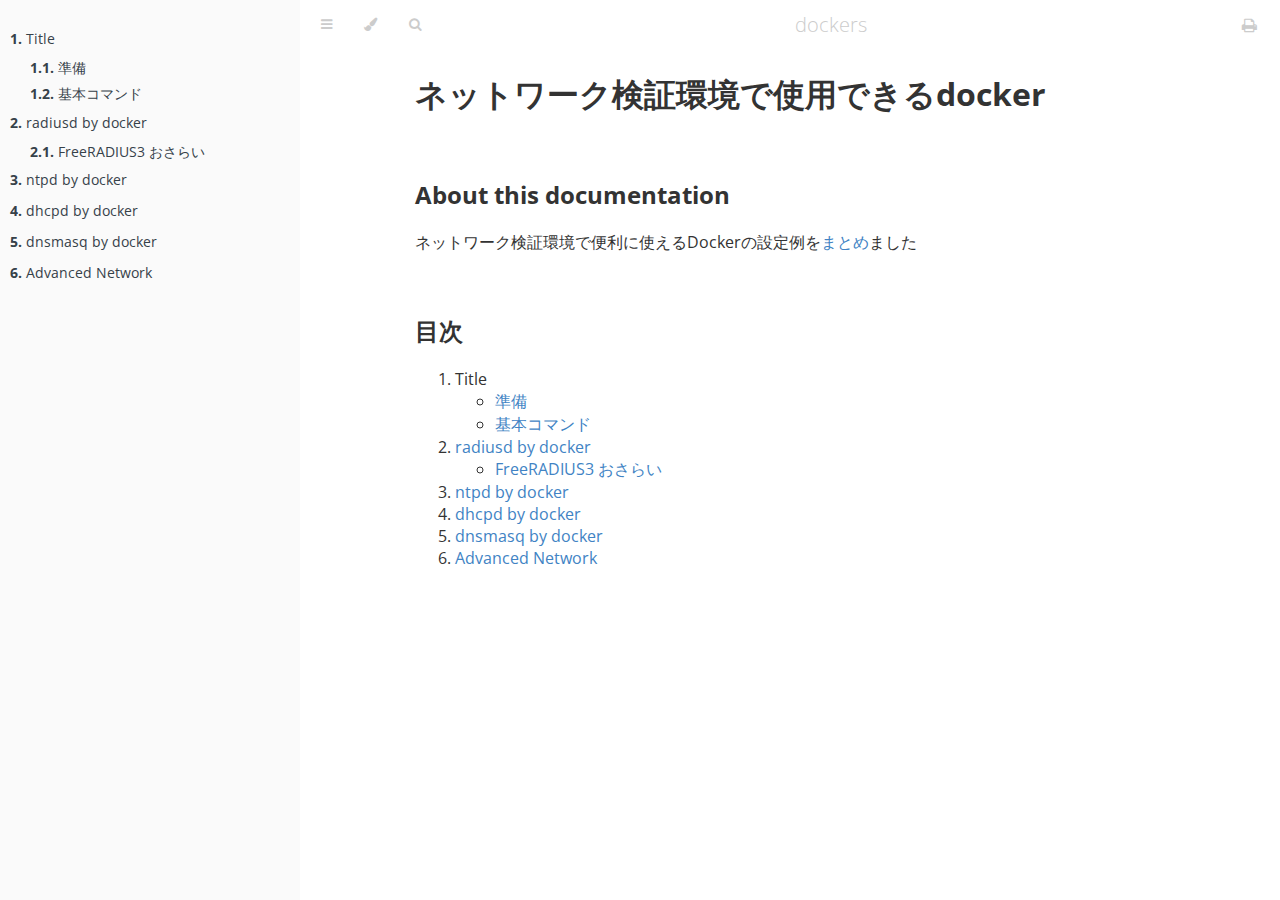
<file: docs/index.html>
<!DOCTYPE HTML>
<html lang="en" class="sidebar-visible no-js">
    <head>
        <!-- Book generated using mdBook -->
        <meta charset="UTF-8">
        <title>Title - dockers</title>
        <meta content="text/html; charset=utf-8" http-equiv="Content-Type">
        <meta name="description" content="">
        <meta name="viewport" content="width=device-width, initial-scale=1">
        <meta name="theme-color" content="#ffffff" />

        <link rel="shortcut icon" href="favicon.png">
        <link rel="stylesheet" href="css/variables.css">
        <link rel="stylesheet" href="css/general.css">
        <link rel="stylesheet" href="css/chrome.css">
        <link rel="stylesheet" href="css/print.css" media="print">

        <!-- Fonts -->
        <link rel="stylesheet" href="FontAwesome/css/font-awesome.css">
        <link href="https://fonts.googleapis.com/css?family=Open+Sans:300italic,400italic,600italic,700italic,800italic,400,300,600,700,800" rel="stylesheet" type="text/css">
        <link href="https://fonts.googleapis.com/css?family=Source+Code+Pro:500" rel="stylesheet" type="text/css">

        <!-- Highlight.js Stylesheets -->
        <link rel="stylesheet" href="highlight.css">
        <link rel="stylesheet" href="tomorrow-night.css">
        <link rel="stylesheet" href="ayu-highlight.css">

        <!-- Custom theme stylesheets -->
        
        <link rel="stylesheet" href="book-src/custom.css">
        

        
    </head>
    <body class="light">
        <!-- Provide site root to javascript -->
        <script type="text/javascript">var path_to_root = "";</script>

        <!-- Work around some values being stored in localStorage wrapped in quotes -->
        <script type="text/javascript">
            try {
                var theme = localStorage.getItem('mdbook-theme');
                var sidebar = localStorage.getItem('mdbook-sidebar');

                if (theme.startsWith('"') && theme.endsWith('"')) {
                    localStorage.setItem('mdbook-theme', theme.slice(1, theme.length - 1));
                }

                if (sidebar.startsWith('"') && sidebar.endsWith('"')) {
                    localStorage.setItem('mdbook-sidebar', sidebar.slice(1, sidebar.length - 1));
                }
            } catch (e) { }
        </script>

        <!-- Set the theme before any content is loaded, prevents flash -->
        <script type="text/javascript">
            var theme;
            try { theme = localStorage.getItem('mdbook-theme'); } catch(e) { } 
            if (theme === null || theme === undefined) { theme = 'light'; }
            document.body.className = theme;
            document.querySelector('html').className = theme + ' js';
        </script>

        <!-- Hide / unhide sidebar before it is displayed -->
        <script type="text/javascript">
            var html = document.querySelector('html');
            var sidebar = 'hidden';
            if (document.body.clientWidth >= 1080) {
                try { sidebar = localStorage.getItem('mdbook-sidebar'); } catch(e) { }
                sidebar = sidebar || 'visible';
            }
            html.classList.remove('sidebar-visible');
            html.classList.add("sidebar-" + sidebar);
        </script>

        <nav id="sidebar" class="sidebar" aria-label="Table of contents">
            <ol class="chapter"><li><a href="title.html"><strong aria-hidden="true">1.</strong> Title</a></li><li><ol class="section"><li><a href="preparation.html"><strong aria-hidden="true">1.1.</strong> 準備</a></li><li><a href="basic_commands.html"><strong aria-hidden="true">1.2.</strong> 基本コマンド</a></li></ol></li><li><a href="alpine-freeradius.html"><strong aria-hidden="true">2.</strong> radiusd by docker</a></li><li><ol class="section"><li><a href="radius_centos7.html"><strong aria-hidden="true">2.1.</strong> FreeRADIUS3 おさらい</a></li></ol></li><li><a href="alpine-ntpd.html"><strong aria-hidden="true">3.</strong> ntpd by docker</a></li><li><a href="alpine-dhcpd.html"><strong aria-hidden="true">4.</strong> dhcpd by docker</a></li><li><a href="alpine-dnsmasq.html"><strong aria-hidden="true">5.</strong> dnsmasq by docker</a></li><li><a href="advanced-network.html"><strong aria-hidden="true">6.</strong> Advanced Network</a></li></ol>
        </nav>

        <div id="page-wrapper" class="page-wrapper">

            <div class="page">
                
                <div id="menu-bar" class="menu-bar">
                    <div id="menu-bar-sticky-container">
                        <div class="left-buttons">
                            <button id="sidebar-toggle" class="icon-button" type="button" title="Toggle Table of Contents" aria-label="Toggle Table of Contents" aria-controls="sidebar">
                                <i class="fa fa-bars"></i>
                            </button>
                            <button id="theme-toggle" class="icon-button" type="button" title="Change theme" aria-label="Change theme" aria-haspopup="true" aria-expanded="false" aria-controls="theme-list">
                                <i class="fa fa-paint-brush"></i>
                            </button>
                            <ul id="theme-list" class="theme-popup" aria-label="Themes" role="menu">
                                <li role="none"><button role="menuitem" class="theme" id="light">Light <span class="default">(default)</span></button></li>
                                <li role="none"><button role="menuitem" class="theme" id="rust">Rust</button></li>
                                <li role="none"><button role="menuitem" class="theme" id="coal">Coal</button></li>
                                <li role="none"><button role="menuitem" class="theme" id="navy">Navy</button></li>
                                <li role="none"><button role="menuitem" class="theme" id="ayu">Ayu</button></li>
                            </ul>
                            
                            <button id="search-toggle" class="icon-button" type="button" title="Search. (Shortkey: s)" aria-label="Toggle Searchbar" aria-expanded="false" aria-keyshortcuts="S" aria-controls="searchbar">
                                <i class="fa fa-search"></i>
                            </button>
                            
                        </div>

                        <h1 class="menu-title">dockers</h1> 

                        <div class="right-buttons">
                            <a href="print.html" title="Print this book" aria-label="Print this book">
                                <i id="print-button" class="fa fa-print"></i>
                            </a>
                        </div>
                    </div>
                </div>

                
                <div id="search-wrapper" class="hidden">
                    <form id="searchbar-outer" class="searchbar-outer">
                        <input type="search" name="search" id="searchbar" name="searchbar" placeholder="Search this book ..." aria-controls="searchresults-outer" aria-describedby="searchresults-header">
                    </form>
                    <div id="searchresults-outer" class="searchresults-outer hidden">
                        <div id="searchresults-header" class="searchresults-header"></div>
                        <ul id="searchresults">
                        </ul>
                    </div>
                </div>
                

                <!-- Apply ARIA attributes after the sidebar and the sidebar toggle button are added to the DOM -->
                <script type="text/javascript">
                    document.getElementById('sidebar-toggle').setAttribute('aria-expanded', sidebar === 'visible');
                    document.getElementById('sidebar').setAttribute('aria-hidden', sidebar !== 'visible');
                    Array.from(document.querySelectorAll('#sidebar a')).forEach(function(link) {
                        link.setAttribute('tabIndex', sidebar === 'visible' ? 0 : -1);
                    });
                </script>

                <div id="content" class="content">
                    <main>
                        <a class="header" href="#aネットワーク検証環境で使用できるdocker" id="aネットワーク検証環境で使用できるdocker"><h1>ネットワーク検証環境で使用できるdocker</h1></a>
<a class="header" href="#about-this-documentation" id="about-this-documentation"><h2>About this documentation</h2></a>
<p>ネットワーク検証環境で便利に使えるDockerの設定例を<a href="https://github.com/kokuryom/dockers">まとめ</a>ました</p>
<a class="header" href="#a目次" id="a目次"><h2>目次</h2></a>
<ol>
<li>Title
<ul>
<li><a href="preparation.html">準備</a></li>
<li><a href="basic_commands.html">基本コマンド</a></li>
</ul>
</li>
<li><a href="alpine-freeradius.html">radiusd by docker</a>
<ul>
<li><a href="radius_centos7.html">FreeRADIUS3 おさらい</a></li>
</ul>
</li>
<li><a href="alpine-ntpd.html">ntpd by docker</a></li>
<li><a href="alpine-dhcpd.html">dhcpd by docker</a></li>
<li><a href="alpine-dnsmasq.html">dnsmasq by docker</a></li>
<li><a href="advanced-network.html">Advanced Network</a></li>
</ol>

                    </main>

                    <nav class="nav-wrapper" aria-label="Page navigation">
                        <!-- Mobile navigation buttons -->
                        

                        

                        <div style="clear: both"></div>
                    </nav>
                </div>
            </div>

            <nav class="nav-wide-wrapper" aria-label="Page navigation">
                

                
            </nav>

        </div>

        
        <!-- Livereload script (if served using the cli tool) -->
        <script type="text/javascript">
            var socket = new WebSocket("ws://localhost:3001");
            socket.onmessage = function (event) {
                if (event.data === "reload") {
                    socket.close();
                    location.reload(true); // force reload from server (not from cache)
                }
            };

            window.onbeforeunload = function() {
                socket.close();
            }
        </script>
        

        

        

        
        <script src="elasticlunr.min.js" type="text/javascript" charset="utf-8"></script>
        <script src="mark.min.js" type="text/javascript" charset="utf-8"></script>
        <script src="searcher.js" type="text/javascript" charset="utf-8"></script>
        

        <script src="clipboard.min.js" type="text/javascript" charset="utf-8"></script>
        <script src="highlight.js" type="text/javascript" charset="utf-8"></script>
        <script src="book.js" type="text/javascript" charset="utf-8"></script>

        <!-- Custom JS scripts -->
        

        

    </body>
</html>
</file>
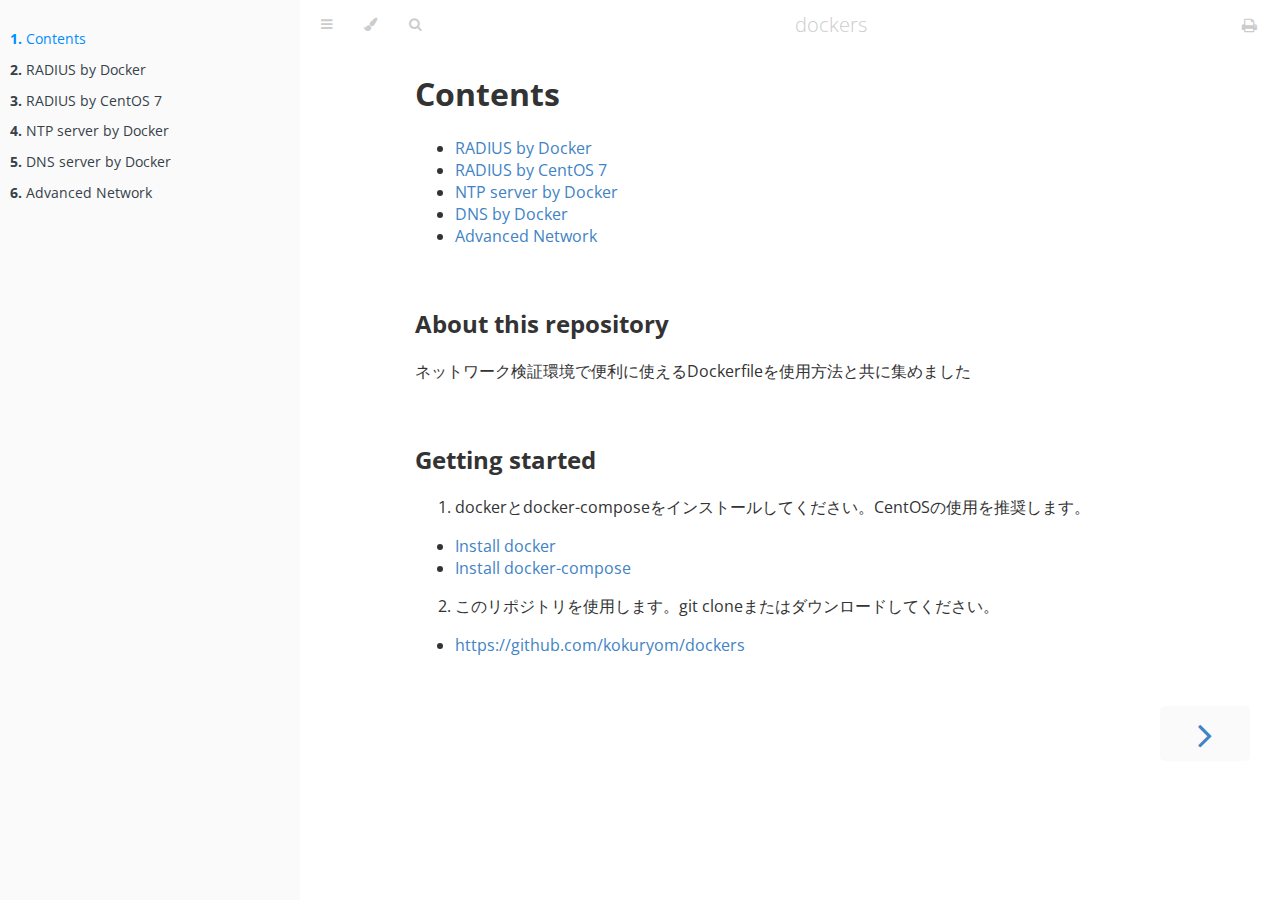
<file: docs/about.html>
<!DOCTYPE HTML>
<html lang="en" class="sidebar-visible no-js">
    <head>
        <!-- Book generated using mdBook -->
        <meta charset="UTF-8">
        <title>Contents - dockers</title>
        <meta content="text/html; charset=utf-8" http-equiv="Content-Type">
        <meta name="description" content="">
        <meta name="viewport" content="width=device-width, initial-scale=1">
        <meta name="theme-color" content="#ffffff" />

        <link rel="shortcut icon" href="favicon.png">
        <link rel="stylesheet" href="css/variables.css">
        <link rel="stylesheet" href="css/general.css">
        <link rel="stylesheet" href="css/chrome.css">
        <link rel="stylesheet" href="css/print.css" media="print">

        <!-- Fonts -->
        <link rel="stylesheet" href="FontAwesome/css/font-awesome.css">
        <link href="https://fonts.googleapis.com/css?family=Open+Sans:300italic,400italic,600italic,700italic,800italic,400,300,600,700,800" rel="stylesheet" type="text/css">
        <link href="https://fonts.googleapis.com/css?family=Source+Code+Pro:500" rel="stylesheet" type="text/css">

        <!-- Highlight.js Stylesheets -->
        <link rel="stylesheet" href="highlight.css">
        <link rel="stylesheet" href="tomorrow-night.css">
        <link rel="stylesheet" href="ayu-highlight.css">

        <!-- Custom theme stylesheets -->
        

        
    </head>
    <body class="light">
        <!-- Provide site root to javascript -->
        <script type="text/javascript">var path_to_root = "";</script>

        <!-- Work around some values being stored in localStorage wrapped in quotes -->
        <script type="text/javascript">
            try {
                var theme = localStorage.getItem('mdbook-theme');
                var sidebar = localStorage.getItem('mdbook-sidebar');

                if (theme.startsWith('"') && theme.endsWith('"')) {
                    localStorage.setItem('mdbook-theme', theme.slice(1, theme.length - 1));
                }

                if (sidebar.startsWith('"') && sidebar.endsWith('"')) {
                    localStorage.setItem('mdbook-sidebar', sidebar.slice(1, sidebar.length - 1));
                }
            } catch (e) { }
        </script>

        <!-- Set the theme before any content is loaded, prevents flash -->
        <script type="text/javascript">
            var theme;
            try { theme = localStorage.getItem('mdbook-theme'); } catch(e) { } 
            if (theme === null || theme === undefined) { theme = 'light'; }
            document.body.className = theme;
            document.querySelector('html').className = theme + ' js';
        </script>

        <!-- Hide / unhide sidebar before it is displayed -->
        <script type="text/javascript">
            var html = document.querySelector('html');
            var sidebar = 'hidden';
            if (document.body.clientWidth >= 1080) {
                try { sidebar = localStorage.getItem('mdbook-sidebar'); } catch(e) { }
                sidebar = sidebar || 'visible';
            }
            html.classList.remove('sidebar-visible');
            html.classList.add("sidebar-" + sidebar);
        </script>

        <nav id="sidebar" class="sidebar" aria-label="Table of contents">
            <ol class="chapter"><li><a href="about.html" class="active"><strong aria-hidden="true">1.</strong> Contents</a></li><li><a href="alpine-freeradius.html"><strong aria-hidden="true">2.</strong> RADIUS by Docker</a></li><li><a href="radius_centos7.html"><strong aria-hidden="true">3.</strong> RADIUS by CentOS 7</a></li><li><a href="alpine-ntpd.html"><strong aria-hidden="true">4.</strong> NTP server by Docker</a></li><li><a href="alpine-dnsmasq.html"><strong aria-hidden="true">5.</strong> DNS server by Docker</a></li><li><a href="advanced-network.html"><strong aria-hidden="true">6.</strong> Advanced Network</a></li></ol>
        </nav>

        <div id="page-wrapper" class="page-wrapper">

            <div class="page">
                
                <div id="menu-bar" class="menu-bar">
                    <div id="menu-bar-sticky-container">
                        <div class="left-buttons">
                            <button id="sidebar-toggle" class="icon-button" type="button" title="Toggle Table of Contents" aria-label="Toggle Table of Contents" aria-controls="sidebar">
                                <i class="fa fa-bars"></i>
                            </button>
                            <button id="theme-toggle" class="icon-button" type="button" title="Change theme" aria-label="Change theme" aria-haspopup="true" aria-expanded="false" aria-controls="theme-list">
                                <i class="fa fa-paint-brush"></i>
                            </button>
                            <ul id="theme-list" class="theme-popup" aria-label="Themes" role="menu">
                                <li role="none"><button role="menuitem" class="theme" id="light">Light <span class="default">(default)</span></button></li>
                                <li role="none"><button role="menuitem" class="theme" id="rust">Rust</button></li>
                                <li role="none"><button role="menuitem" class="theme" id="coal">Coal</button></li>
                                <li role="none"><button role="menuitem" class="theme" id="navy">Navy</button></li>
                                <li role="none"><button role="menuitem" class="theme" id="ayu">Ayu</button></li>
                            </ul>
                            
                            <button id="search-toggle" class="icon-button" type="button" title="Search. (Shortkey: s)" aria-label="Toggle Searchbar" aria-expanded="false" aria-keyshortcuts="S" aria-controls="searchbar">
                                <i class="fa fa-search"></i>
                            </button>
                            
                        </div>

                        <h1 class="menu-title">dockers</h1> 

                        <div class="right-buttons">
                            <a href="print.html" title="Print this book" aria-label="Print this book">
                                <i id="print-button" class="fa fa-print"></i>
                            </a>
                        </div>
                    </div>
                </div>

                
                <div id="search-wrapper" class="hidden">
                    <form id="searchbar-outer" class="searchbar-outer">
                        <input type="search" name="search" id="searchbar" name="searchbar" placeholder="Search this book ..." aria-controls="searchresults-outer" aria-describedby="searchresults-header">
                    </form>
                    <div id="searchresults-outer" class="searchresults-outer hidden">
                        <div id="searchresults-header" class="searchresults-header"></div>
                        <ul id="searchresults">
                        </ul>
                    </div>
                </div>
                

                <!-- Apply ARIA attributes after the sidebar and the sidebar toggle button are added to the DOM -->
                <script type="text/javascript">
                    document.getElementById('sidebar-toggle').setAttribute('aria-expanded', sidebar === 'visible');
                    document.getElementById('sidebar').setAttribute('aria-hidden', sidebar !== 'visible');
                    Array.from(document.querySelectorAll('#sidebar a')).forEach(function(link) {
                        link.setAttribute('tabIndex', sidebar === 'visible' ? 0 : -1);
                    });
                </script>

                <div id="content" class="content">
                    <main>
                        <a class="header" href="#contents" id="contents"><h1>Contents</h1></a>
<ul>
<li><a href="alpine-freeradius.html">RADIUS by Docker</a></li>
<li><a href="radius_centos7.html">RADIUS by CentOS 7</a></li>
<li><a href="alpine-ntpd.html">NTP server by Docker</a></li>
<li><a href="alpine-dnsmasq.html">DNS by Docker</a></li>
<li><a href="advanced-network.html">Advanced Network</a></li>
</ul>
<a class="header" href="#about-this-repository" id="about-this-repository"><h2>About this repository</h2></a>
<p>ネットワーク検証環境で便利に使えるDockerfileを使用方法と共に集めました</p>
<a class="header" href="#getting-started" id="getting-started"><h2>Getting started</h2></a>
<ol>
<li>dockerとdocker-composeをインストールしてください。CentOSの使用を推奨します。</li>
</ol>
<ul>
<li><a href="https://docs.docker.com/install/linux/docker-ce/centos/">Install docker</a></li>
<li><a href="%E4%BD%BF%E7%94%A8%E3%81%A7%E3%81%8D://docs.docker.com/compose/install/">Install docker-compose</a></li>
</ul>
<ol start="2">
<li>このリポジトリを使用します。git cloneまたはダウンロードしてください。</li>
</ol>
<ul>
<li><a href="https://github.com/kokuryom/dockers">https://github.com/kokuryom/dockers</a></li>
</ul>

                    </main>

                    <nav class="nav-wrapper" aria-label="Page navigation">
                        <!-- Mobile navigation buttons -->
                        

                        
                            <a rel="next" href="alpine-freeradius.html" class="mobile-nav-chapters next" title="Next chapter" aria-label="Next chapter" aria-keyshortcuts="Right">
                                <i class="fa fa-angle-right"></i>
                            </a>
                        

                        <div style="clear: both"></div>
                    </nav>
                </div>
            </div>

            <nav class="nav-wide-wrapper" aria-label="Page navigation">
                

                
                    <a href="alpine-freeradius.html" class="nav-chapters next" title="Next chapter" aria-label="Next chapter" aria-keyshortcuts="Right">
                        <i class="fa fa-angle-right"></i>
                    </a>
                
            </nav>

        </div>

        

        

        

        
        <script src="elasticlunr.min.js" type="text/javascript" charset="utf-8"></script>
        <script src="mark.min.js" type="text/javascript" charset="utf-8"></script>
        <script src="searcher.js" type="text/javascript" charset="utf-8"></script>
        

        <script src="clipboard.min.js" type="text/javascript" charset="utf-8"></script>
        <script src="highlight.js" type="text/javascript" charset="utf-8"></script>
        <script src="book.js" type="text/javascript" charset="utf-8"></script>

        <!-- Custom JS scripts -->
        

        

    </body>
</html>
</file>
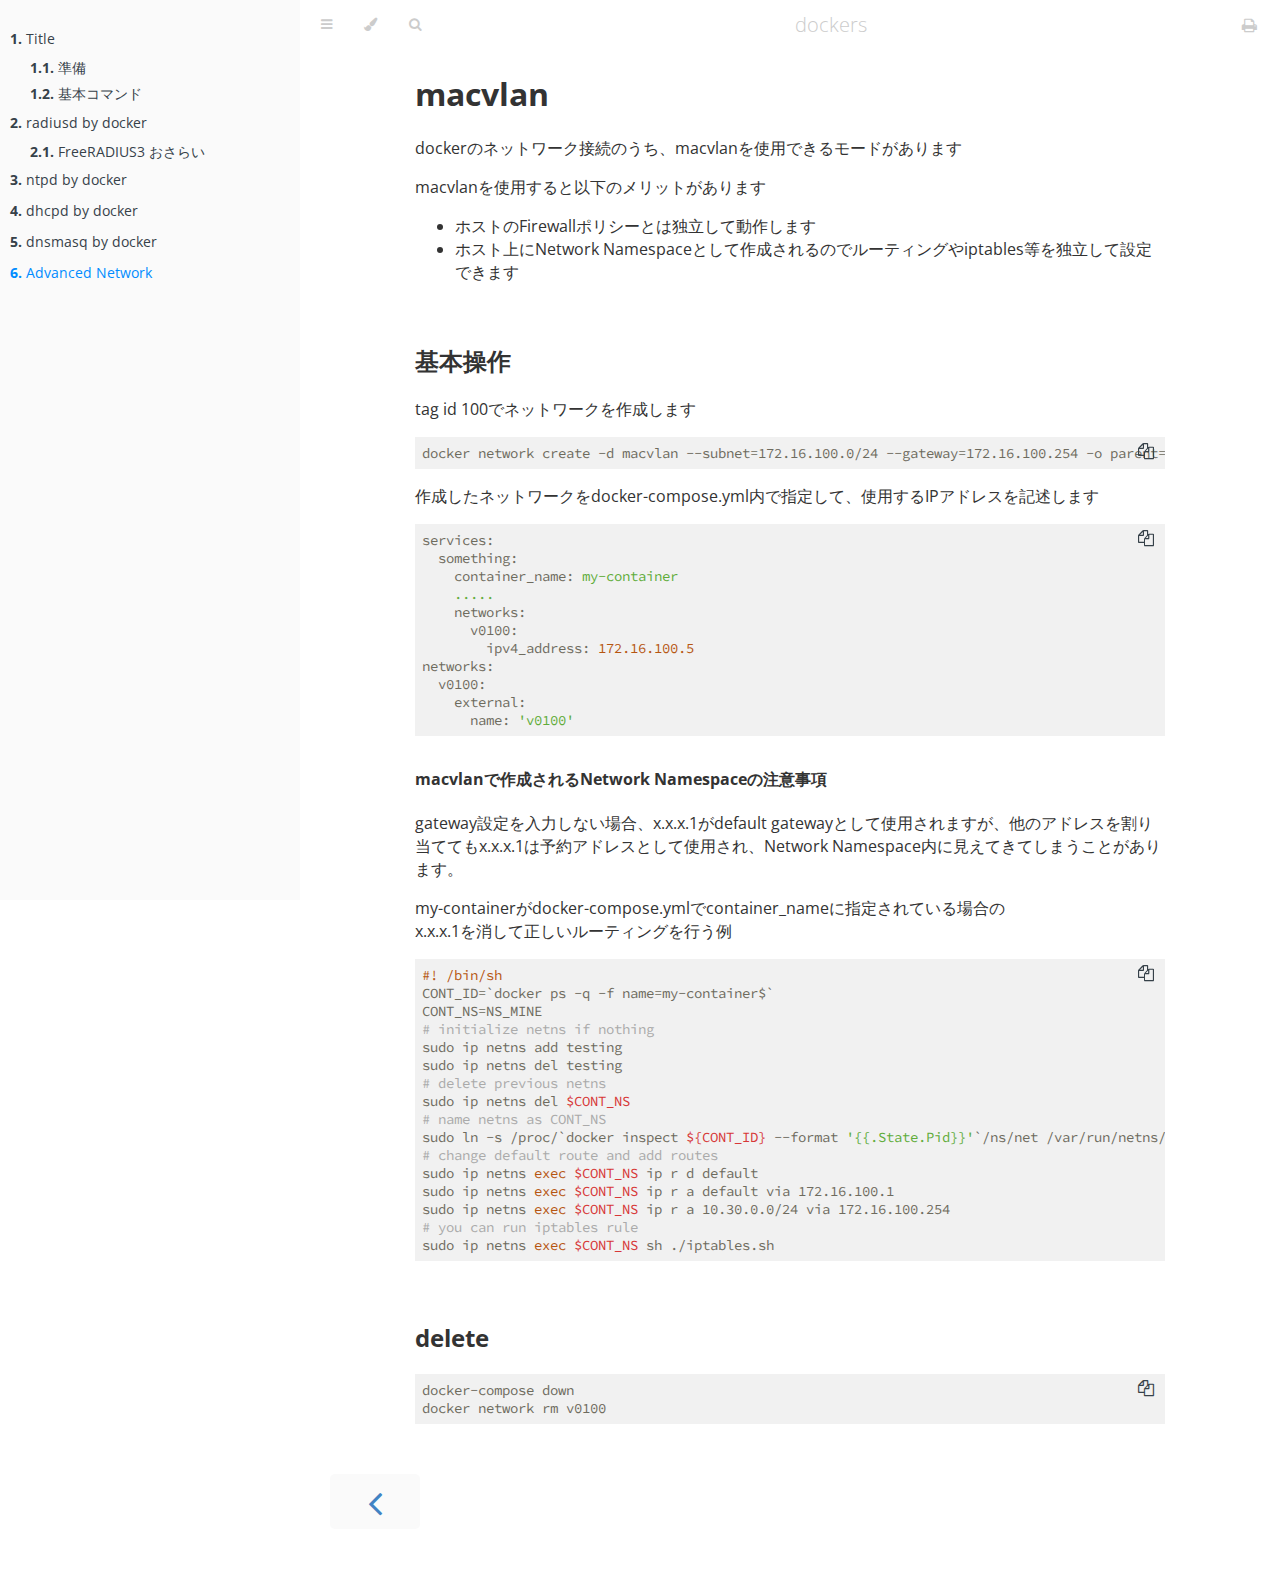
<file: docs/advanced-network.html>
<!DOCTYPE HTML>
<html lang="en" class="sidebar-visible no-js">
    <head>
        <!-- Book generated using mdBook -->
        <meta charset="UTF-8">
        <title>Advanced Network - dockers</title>
        <meta content="text/html; charset=utf-8" http-equiv="Content-Type">
        <meta name="description" content="">
        <meta name="viewport" content="width=device-width, initial-scale=1">
        <meta name="theme-color" content="#ffffff" />

        <link rel="shortcut icon" href="favicon.png">
        <link rel="stylesheet" href="css/variables.css">
        <link rel="stylesheet" href="css/general.css">
        <link rel="stylesheet" href="css/chrome.css">
        <link rel="stylesheet" href="css/print.css" media="print">

        <!-- Fonts -->
        <link rel="stylesheet" href="FontAwesome/css/font-awesome.css">
        <link href="https://fonts.googleapis.com/css?family=Open+Sans:300italic,400italic,600italic,700italic,800italic,400,300,600,700,800" rel="stylesheet" type="text/css">
        <link href="https://fonts.googleapis.com/css?family=Source+Code+Pro:500" rel="stylesheet" type="text/css">

        <!-- Highlight.js Stylesheets -->
        <link rel="stylesheet" href="highlight.css">
        <link rel="stylesheet" href="tomorrow-night.css">
        <link rel="stylesheet" href="ayu-highlight.css">

        <!-- Custom theme stylesheets -->
        
        <link rel="stylesheet" href="book-src/custom.css">
        

        
    </head>
    <body class="light">
        <!-- Provide site root to javascript -->
        <script type="text/javascript">var path_to_root = "";</script>

        <!-- Work around some values being stored in localStorage wrapped in quotes -->
        <script type="text/javascript">
            try {
                var theme = localStorage.getItem('mdbook-theme');
                var sidebar = localStorage.getItem('mdbook-sidebar');

                if (theme.startsWith('"') && theme.endsWith('"')) {
                    localStorage.setItem('mdbook-theme', theme.slice(1, theme.length - 1));
                }

                if (sidebar.startsWith('"') && sidebar.endsWith('"')) {
                    localStorage.setItem('mdbook-sidebar', sidebar.slice(1, sidebar.length - 1));
                }
            } catch (e) { }
        </script>

        <!-- Set the theme before any content is loaded, prevents flash -->
        <script type="text/javascript">
            var theme;
            try { theme = localStorage.getItem('mdbook-theme'); } catch(e) { } 
            if (theme === null || theme === undefined) { theme = 'light'; }
            document.body.className = theme;
            document.querySelector('html').className = theme + ' js';
        </script>

        <!-- Hide / unhide sidebar before it is displayed -->
        <script type="text/javascript">
            var html = document.querySelector('html');
            var sidebar = 'hidden';
            if (document.body.clientWidth >= 1080) {
                try { sidebar = localStorage.getItem('mdbook-sidebar'); } catch(e) { }
                sidebar = sidebar || 'visible';
            }
            html.classList.remove('sidebar-visible');
            html.classList.add("sidebar-" + sidebar);
        </script>

        <nav id="sidebar" class="sidebar" aria-label="Table of contents">
            <ol class="chapter"><li><a href="title.html"><strong aria-hidden="true">1.</strong> Title</a></li><li><ol class="section"><li><a href="preparation.html"><strong aria-hidden="true">1.1.</strong> 準備</a></li><li><a href="basic_commands.html"><strong aria-hidden="true">1.2.</strong> 基本コマンド</a></li></ol></li><li><a href="alpine-freeradius.html"><strong aria-hidden="true">2.</strong> radiusd by docker</a></li><li><ol class="section"><li><a href="radius_centos7.html"><strong aria-hidden="true">2.1.</strong> FreeRADIUS3 おさらい</a></li></ol></li><li><a href="alpine-ntpd.html"><strong aria-hidden="true">3.</strong> ntpd by docker</a></li><li><a href="alpine-dhcpd.html"><strong aria-hidden="true">4.</strong> dhcpd by docker</a></li><li><a href="alpine-dnsmasq.html"><strong aria-hidden="true">5.</strong> dnsmasq by docker</a></li><li><a href="advanced-network.html" class="active"><strong aria-hidden="true">6.</strong> Advanced Network</a></li></ol>
        </nav>

        <div id="page-wrapper" class="page-wrapper">

            <div class="page">
                
                <div id="menu-bar" class="menu-bar">
                    <div id="menu-bar-sticky-container">
                        <div class="left-buttons">
                            <button id="sidebar-toggle" class="icon-button" type="button" title="Toggle Table of Contents" aria-label="Toggle Table of Contents" aria-controls="sidebar">
                                <i class="fa fa-bars"></i>
                            </button>
                            <button id="theme-toggle" class="icon-button" type="button" title="Change theme" aria-label="Change theme" aria-haspopup="true" aria-expanded="false" aria-controls="theme-list">
                                <i class="fa fa-paint-brush"></i>
                            </button>
                            <ul id="theme-list" class="theme-popup" aria-label="Themes" role="menu">
                                <li role="none"><button role="menuitem" class="theme" id="light">Light <span class="default">(default)</span></button></li>
                                <li role="none"><button role="menuitem" class="theme" id="rust">Rust</button></li>
                                <li role="none"><button role="menuitem" class="theme" id="coal">Coal</button></li>
                                <li role="none"><button role="menuitem" class="theme" id="navy">Navy</button></li>
                                <li role="none"><button role="menuitem" class="theme" id="ayu">Ayu</button></li>
                            </ul>
                            
                            <button id="search-toggle" class="icon-button" type="button" title="Search. (Shortkey: s)" aria-label="Toggle Searchbar" aria-expanded="false" aria-keyshortcuts="S" aria-controls="searchbar">
                                <i class="fa fa-search"></i>
                            </button>
                            
                        </div>

                        <h1 class="menu-title">dockers</h1> 

                        <div class="right-buttons">
                            <a href="print.html" title="Print this book" aria-label="Print this book">
                                <i id="print-button" class="fa fa-print"></i>
                            </a>
                        </div>
                    </div>
                </div>

                
                <div id="search-wrapper" class="hidden">
                    <form id="searchbar-outer" class="searchbar-outer">
                        <input type="search" name="search" id="searchbar" name="searchbar" placeholder="Search this book ..." aria-controls="searchresults-outer" aria-describedby="searchresults-header">
                    </form>
                    <div id="searchresults-outer" class="searchresults-outer hidden">
                        <div id="searchresults-header" class="searchresults-header"></div>
                        <ul id="searchresults">
                        </ul>
                    </div>
                </div>
                

                <!-- Apply ARIA attributes after the sidebar and the sidebar toggle button are added to the DOM -->
                <script type="text/javascript">
                    document.getElementById('sidebar-toggle').setAttribute('aria-expanded', sidebar === 'visible');
                    document.getElementById('sidebar').setAttribute('aria-hidden', sidebar !== 'visible');
                    Array.from(document.querySelectorAll('#sidebar a')).forEach(function(link) {
                        link.setAttribute('tabIndex', sidebar === 'visible' ? 0 : -1);
                    });
                </script>

                <div id="content" class="content">
                    <main>
                        <a class="header" href="#macvlan" id="macvlan"><h1>macvlan</h1></a>
<p>dockerのネットワーク接続のうち、macvlanを使用できるモードがあります</p>
<p>macvlanを使用すると以下のメリットがあります</p>
<ul>
<li>ホストのFirewallポリシーとは独立して動作します</li>
<li>ホスト上にNetwork Namespaceとして作成されるのでルーティングやiptables等を独立して設定できます</li>
</ul>
<a class="header" href="#a基本操作" id="a基本操作"><h2>基本操作</h2></a>
<p>tag id 100でネットワークを作成します</p>
<pre><code class="language-bash">docker network create -d macvlan --subnet=172.16.100.0/24 --gateway=172.16.100.254 -o parent=eth1.100 v0100
</code></pre>
<p>作成したネットワークをdocker-compose.yml内で指定して、使用するIPアドレスを記述します</p>
<pre><code class="language-yaml">services:
  something:
    container_name: my-container
    .....
    networks:
      v0100:
        ipv4_address: 172.16.100.5
networks:
  v0100:
    external:
      name: 'v0100'
</code></pre>
<a class="header" href="#macvlanで作成されるnetwork-namespaceの注意事項" id="macvlanで作成されるnetwork-namespaceの注意事項"><h4>macvlanで作成されるNetwork Namespaceの注意事項</h4></a>
<p>gateway設定を入力しない場合、x.x.x.1がdefault gatewayとして使用されますが、他のアドレスを割り当ててもx.x.x.1は予約アドレスとして使用され、Network Namespace内に見えてきてしまうことがあります。</p>
<p>my-containerがdocker-compose.ymlでcontainer_nameに指定されている場合の<br />
x.x.x.1を消して正しいルーティングを行う例</p>
<pre><code class="language-bash">#! /bin/sh
CONT_ID=`docker ps -q -f name=my-container$`
CONT_NS=NS_MINE
# initialize netns if nothing
sudo ip netns add testing
sudo ip netns del testing
# delete previous netns
sudo ip netns del $CONT_NS
# name netns as CONT_NS
sudo ln -s /proc/`docker inspect ${CONT_ID} --format '{{.State.Pid}}'`/ns/net /var/run/netns/${CONT_NS}
# change default route and add routes
sudo ip netns exec $CONT_NS ip r d default
sudo ip netns exec $CONT_NS ip r a default via 172.16.100.1
sudo ip netns exec $CONT_NS ip r a 10.30.0.0/24 via 172.16.100.254
# you can run iptables rule
sudo ip netns exec $CONT_NS sh ./iptables.sh
</code></pre>
<a class="header" href="#delete" id="delete"><h2>delete</h2></a>
<pre><code class="language-bash">docker-compose down
docker network rm v0100
</code></pre>

                    </main>

                    <nav class="nav-wrapper" aria-label="Page navigation">
                        <!-- Mobile navigation buttons -->
                        
                            <a rel="prev" href="alpine-dnsmasq.html" class="mobile-nav-chapters previous" title="Previous chapter" aria-label="Previous chapter" aria-keyshortcuts="Left">
                                <i class="fa fa-angle-left"></i>
                            </a>
                        

                        

                        <div style="clear: both"></div>
                    </nav>
                </div>
            </div>

            <nav class="nav-wide-wrapper" aria-label="Page navigation">
                
                    <a href="alpine-dnsmasq.html" class="nav-chapters previous" title="Previous chapter" aria-label="Previous chapter" aria-keyshortcuts="Left">
                        <i class="fa fa-angle-left"></i>
                    </a>
                

                
            </nav>

        </div>

        
        <!-- Livereload script (if served using the cli tool) -->
        <script type="text/javascript">
            var socket = new WebSocket("ws://localhost:3001");
            socket.onmessage = function (event) {
                if (event.data === "reload") {
                    socket.close();
                    location.reload(true); // force reload from server (not from cache)
                }
            };

            window.onbeforeunload = function() {
                socket.close();
            }
        </script>
        

        

        

        
        <script src="elasticlunr.min.js" type="text/javascript" charset="utf-8"></script>
        <script src="mark.min.js" type="text/javascript" charset="utf-8"></script>
        <script src="searcher.js" type="text/javascript" charset="utf-8"></script>
        

        <script src="clipboard.min.js" type="text/javascript" charset="utf-8"></script>
        <script src="highlight.js" type="text/javascript" charset="utf-8"></script>
        <script src="book.js" type="text/javascript" charset="utf-8"></script>

        <!-- Custom JS scripts -->
        

        

    </body>
</html>
</file>
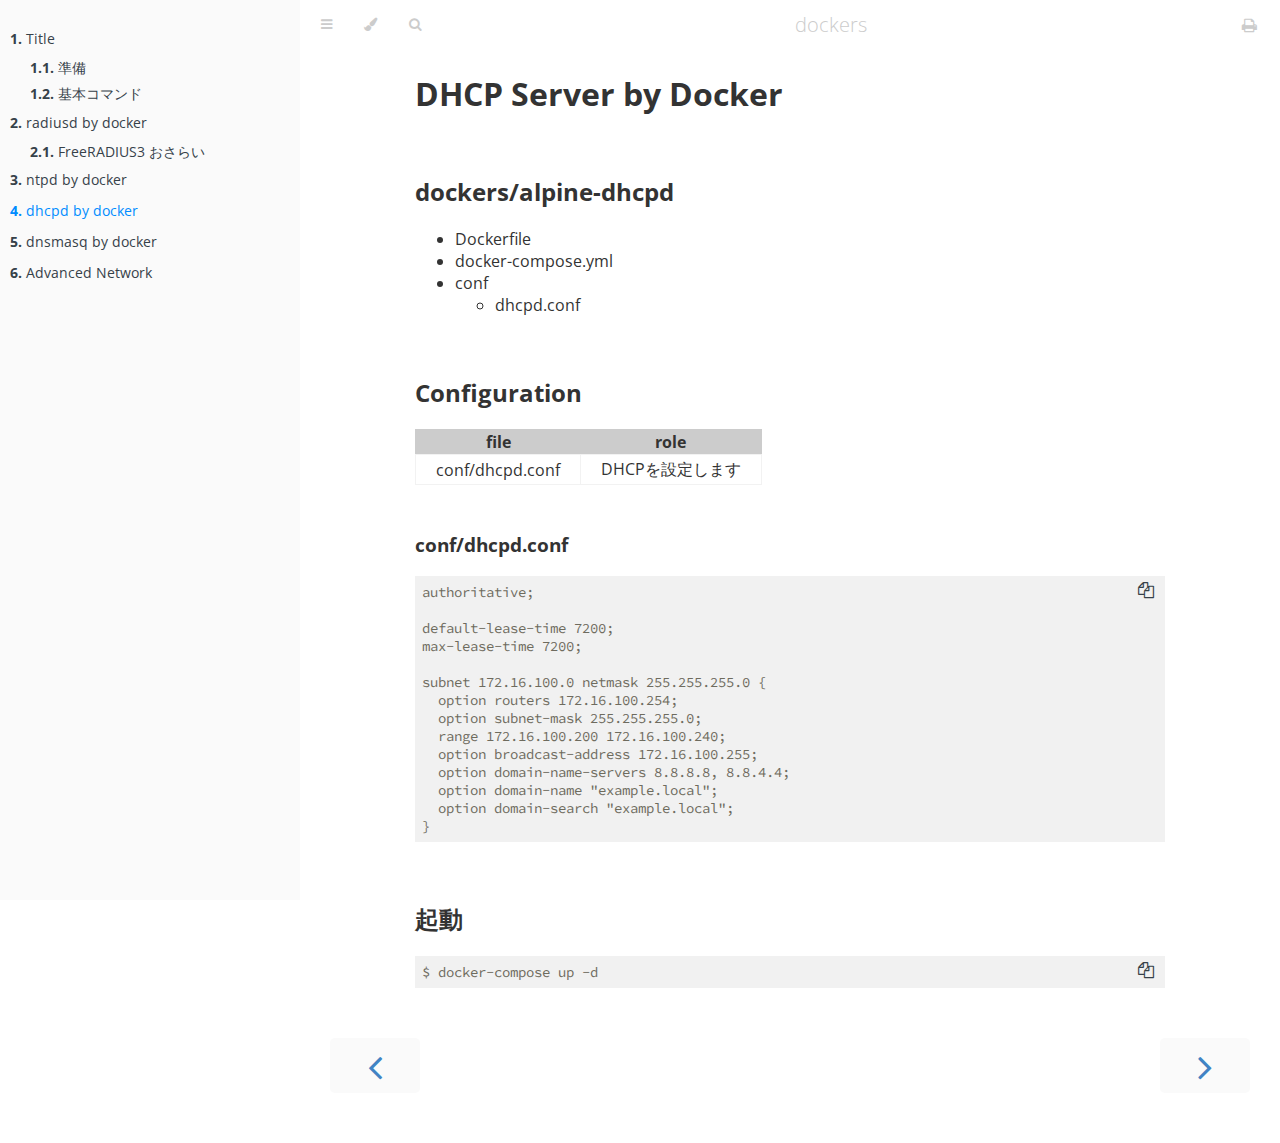
<file: docs/alpine-dhcpd.html>
<!DOCTYPE HTML>
<html lang="en" class="sidebar-visible no-js">
    <head>
        <!-- Book generated using mdBook -->
        <meta charset="UTF-8">
        <title>dhcpd by docker - dockers</title>
        <meta content="text/html; charset=utf-8" http-equiv="Content-Type">
        <meta name="description" content="">
        <meta name="viewport" content="width=device-width, initial-scale=1">
        <meta name="theme-color" content="#ffffff" />

        <link rel="shortcut icon" href="favicon.png">
        <link rel="stylesheet" href="css/variables.css">
        <link rel="stylesheet" href="css/general.css">
        <link rel="stylesheet" href="css/chrome.css">
        <link rel="stylesheet" href="css/print.css" media="print">

        <!-- Fonts -->
        <link rel="stylesheet" href="FontAwesome/css/font-awesome.css">
        <link href="https://fonts.googleapis.com/css?family=Open+Sans:300italic,400italic,600italic,700italic,800italic,400,300,600,700,800" rel="stylesheet" type="text/css">
        <link href="https://fonts.googleapis.com/css?family=Source+Code+Pro:500" rel="stylesheet" type="text/css">

        <!-- Highlight.js Stylesheets -->
        <link rel="stylesheet" href="highlight.css">
        <link rel="stylesheet" href="tomorrow-night.css">
        <link rel="stylesheet" href="ayu-highlight.css">

        <!-- Custom theme stylesheets -->
        
        <link rel="stylesheet" href="book-src/custom.css">
        

        
    </head>
    <body class="light">
        <!-- Provide site root to javascript -->
        <script type="text/javascript">var path_to_root = "";</script>

        <!-- Work around some values being stored in localStorage wrapped in quotes -->
        <script type="text/javascript">
            try {
                var theme = localStorage.getItem('mdbook-theme');
                var sidebar = localStorage.getItem('mdbook-sidebar');

                if (theme.startsWith('"') && theme.endsWith('"')) {
                    localStorage.setItem('mdbook-theme', theme.slice(1, theme.length - 1));
                }

                if (sidebar.startsWith('"') && sidebar.endsWith('"')) {
                    localStorage.setItem('mdbook-sidebar', sidebar.slice(1, sidebar.length - 1));
                }
            } catch (e) { }
        </script>

        <!-- Set the theme before any content is loaded, prevents flash -->
        <script type="text/javascript">
            var theme;
            try { theme = localStorage.getItem('mdbook-theme'); } catch(e) { } 
            if (theme === null || theme === undefined) { theme = 'light'; }
            document.body.className = theme;
            document.querySelector('html').className = theme + ' js';
        </script>

        <!-- Hide / unhide sidebar before it is displayed -->
        <script type="text/javascript">
            var html = document.querySelector('html');
            var sidebar = 'hidden';
            if (document.body.clientWidth >= 1080) {
                try { sidebar = localStorage.getItem('mdbook-sidebar'); } catch(e) { }
                sidebar = sidebar || 'visible';
            }
            html.classList.remove('sidebar-visible');
            html.classList.add("sidebar-" + sidebar);
        </script>

        <nav id="sidebar" class="sidebar" aria-label="Table of contents">
            <ol class="chapter"><li><a href="title.html"><strong aria-hidden="true">1.</strong> Title</a></li><li><ol class="section"><li><a href="preparation.html"><strong aria-hidden="true">1.1.</strong> 準備</a></li><li><a href="basic_commands.html"><strong aria-hidden="true">1.2.</strong> 基本コマンド</a></li></ol></li><li><a href="alpine-freeradius.html"><strong aria-hidden="true">2.</strong> radiusd by docker</a></li><li><ol class="section"><li><a href="radius_centos7.html"><strong aria-hidden="true">2.1.</strong> FreeRADIUS3 おさらい</a></li></ol></li><li><a href="alpine-ntpd.html"><strong aria-hidden="true">3.</strong> ntpd by docker</a></li><li><a href="alpine-dhcpd.html" class="active"><strong aria-hidden="true">4.</strong> dhcpd by docker</a></li><li><a href="alpine-dnsmasq.html"><strong aria-hidden="true">5.</strong> dnsmasq by docker</a></li><li><a href="advanced-network.html"><strong aria-hidden="true">6.</strong> Advanced Network</a></li></ol>
        </nav>

        <div id="page-wrapper" class="page-wrapper">

            <div class="page">
                
                <div id="menu-bar" class="menu-bar">
                    <div id="menu-bar-sticky-container">
                        <div class="left-buttons">
                            <button id="sidebar-toggle" class="icon-button" type="button" title="Toggle Table of Contents" aria-label="Toggle Table of Contents" aria-controls="sidebar">
                                <i class="fa fa-bars"></i>
                            </button>
                            <button id="theme-toggle" class="icon-button" type="button" title="Change theme" aria-label="Change theme" aria-haspopup="true" aria-expanded="false" aria-controls="theme-list">
                                <i class="fa fa-paint-brush"></i>
                            </button>
                            <ul id="theme-list" class="theme-popup" aria-label="Themes" role="menu">
                                <li role="none"><button role="menuitem" class="theme" id="light">Light <span class="default">(default)</span></button></li>
                                <li role="none"><button role="menuitem" class="theme" id="rust">Rust</button></li>
                                <li role="none"><button role="menuitem" class="theme" id="coal">Coal</button></li>
                                <li role="none"><button role="menuitem" class="theme" id="navy">Navy</button></li>
                                <li role="none"><button role="menuitem" class="theme" id="ayu">Ayu</button></li>
                            </ul>
                            
                            <button id="search-toggle" class="icon-button" type="button" title="Search. (Shortkey: s)" aria-label="Toggle Searchbar" aria-expanded="false" aria-keyshortcuts="S" aria-controls="searchbar">
                                <i class="fa fa-search"></i>
                            </button>
                            
                        </div>

                        <h1 class="menu-title">dockers</h1> 

                        <div class="right-buttons">
                            <a href="print.html" title="Print this book" aria-label="Print this book">
                                <i id="print-button" class="fa fa-print"></i>
                            </a>
                        </div>
                    </div>
                </div>

                
                <div id="search-wrapper" class="hidden">
                    <form id="searchbar-outer" class="searchbar-outer">
                        <input type="search" name="search" id="searchbar" name="searchbar" placeholder="Search this book ..." aria-controls="searchresults-outer" aria-describedby="searchresults-header">
                    </form>
                    <div id="searchresults-outer" class="searchresults-outer hidden">
                        <div id="searchresults-header" class="searchresults-header"></div>
                        <ul id="searchresults">
                        </ul>
                    </div>
                </div>
                

                <!-- Apply ARIA attributes after the sidebar and the sidebar toggle button are added to the DOM -->
                <script type="text/javascript">
                    document.getElementById('sidebar-toggle').setAttribute('aria-expanded', sidebar === 'visible');
                    document.getElementById('sidebar').setAttribute('aria-hidden', sidebar !== 'visible');
                    Array.from(document.querySelectorAll('#sidebar a')).forEach(function(link) {
                        link.setAttribute('tabIndex', sidebar === 'visible' ? 0 : -1);
                    });
                </script>

                <div id="content" class="content">
                    <main>
                        <a class="header" href="#dhcp-server-by-docker" id="dhcp-server-by-docker"><h1>DHCP Server by Docker</h1></a>
<a class="header" href="#dockersalpine-dhcpd" id="dockersalpine-dhcpd"><h2>dockers/alpine-dhcpd</h2></a>
<ul>
<li>Dockerfile</li>
<li>docker-compose.yml</li>
<li>conf
<ul>
<li>dhcpd.conf</li>
</ul>
</li>
</ul>
<a class="header" href="#configuration" id="configuration"><h2>Configuration</h2></a>
<div style="float:left;">
<table><thead><tr><th> file </th><th> role </th></tr></thead><tbody>
<tr><td> conf/dhcpd.conf </td><td> DHCPを設定します </td></tr>
</tbody></table>
</div><div style="clear: both;"></div>
<a class="header" href="#confdhcpdconf" id="confdhcpdconf"><h3>conf/dhcpd.conf</h3></a>
<pre><code>authoritative;

default-lease-time 7200;
max-lease-time 7200;

subnet 172.16.100.0 netmask 255.255.255.0 {
  option routers 172.16.100.254;
  option subnet-mask 255.255.255.0;
  range 172.16.100.200 172.16.100.240;
  option broadcast-address 172.16.100.255;
  option domain-name-servers 8.8.8.8, 8.8.4.4;
  option domain-name &quot;example.local&quot;;
  option domain-search &quot;example.local&quot;;
}
</code></pre>
<a class="header" href="#a起動" id="a起動"><h2>起動</h2></a>
<pre><code>$ docker-compose up -d
</code></pre>

                    </main>

                    <nav class="nav-wrapper" aria-label="Page navigation">
                        <!-- Mobile navigation buttons -->
                        
                            <a rel="prev" href="alpine-ntpd.html" class="mobile-nav-chapters previous" title="Previous chapter" aria-label="Previous chapter" aria-keyshortcuts="Left">
                                <i class="fa fa-angle-left"></i>
                            </a>
                        

                        
                            <a rel="next" href="alpine-dnsmasq.html" class="mobile-nav-chapters next" title="Next chapter" aria-label="Next chapter" aria-keyshortcuts="Right">
                                <i class="fa fa-angle-right"></i>
                            </a>
                        

                        <div style="clear: both"></div>
                    </nav>
                </div>
            </div>

            <nav class="nav-wide-wrapper" aria-label="Page navigation">
                
                    <a href="alpine-ntpd.html" class="nav-chapters previous" title="Previous chapter" aria-label="Previous chapter" aria-keyshortcuts="Left">
                        <i class="fa fa-angle-left"></i>
                    </a>
                

                
                    <a href="alpine-dnsmasq.html" class="nav-chapters next" title="Next chapter" aria-label="Next chapter" aria-keyshortcuts="Right">
                        <i class="fa fa-angle-right"></i>
                    </a>
                
            </nav>

        </div>

        
        <!-- Livereload script (if served using the cli tool) -->
        <script type="text/javascript">
            var socket = new WebSocket("ws://localhost:3001");
            socket.onmessage = function (event) {
                if (event.data === "reload") {
                    socket.close();
                    location.reload(true); // force reload from server (not from cache)
                }
            };

            window.onbeforeunload = function() {
                socket.close();
            }
        </script>
        

        

        

        
        <script src="elasticlunr.min.js" type="text/javascript" charset="utf-8"></script>
        <script src="mark.min.js" type="text/javascript" charset="utf-8"></script>
        <script src="searcher.js" type="text/javascript" charset="utf-8"></script>
        

        <script src="clipboard.min.js" type="text/javascript" charset="utf-8"></script>
        <script src="highlight.js" type="text/javascript" charset="utf-8"></script>
        <script src="book.js" type="text/javascript" charset="utf-8"></script>

        <!-- Custom JS scripts -->
        

        

    </body>
</html>
</file>
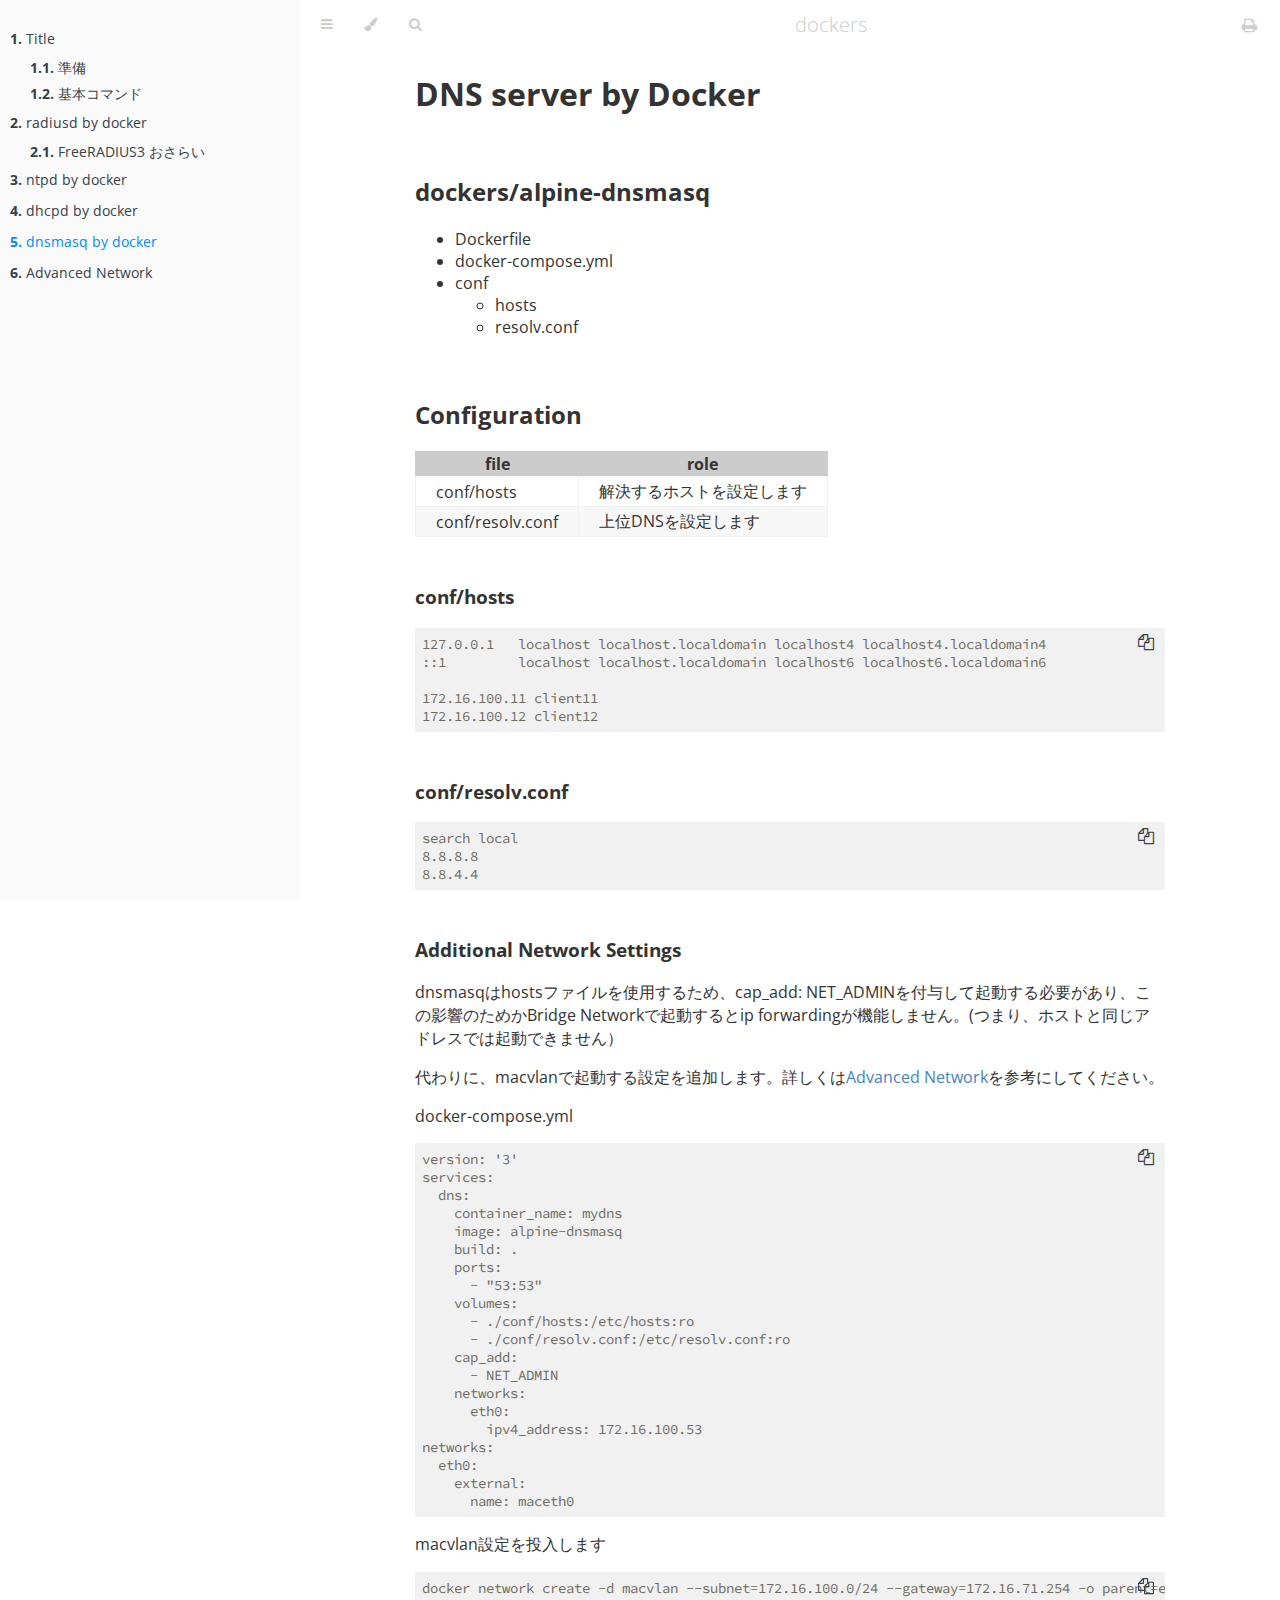
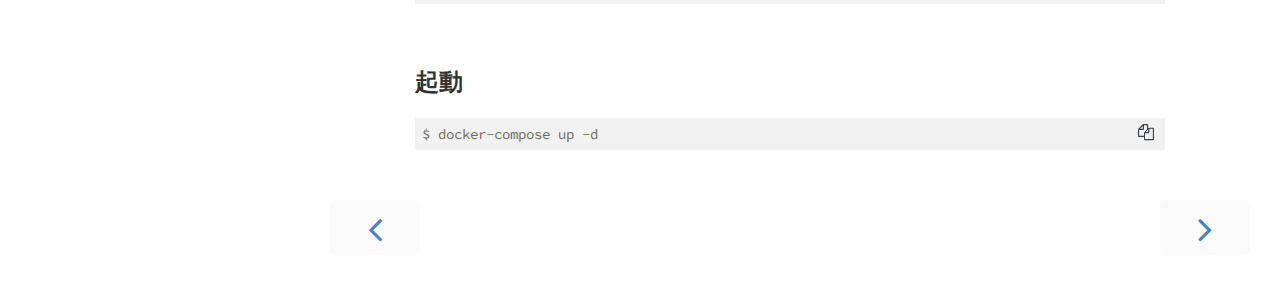
<file: docs/alpine-dnsmasq.html>
<!DOCTYPE HTML>
<html lang="en" class="sidebar-visible no-js">
    <head>
        <!-- Book generated using mdBook -->
        <meta charset="UTF-8">
        <title>dnsmasq by docker - dockers</title>
        <meta content="text/html; charset=utf-8" http-equiv="Content-Type">
        <meta name="description" content="">
        <meta name="viewport" content="width=device-width, initial-scale=1">
        <meta name="theme-color" content="#ffffff" />

        <link rel="shortcut icon" href="favicon.png">
        <link rel="stylesheet" href="css/variables.css">
        <link rel="stylesheet" href="css/general.css">
        <link rel="stylesheet" href="css/chrome.css">
        <link rel="stylesheet" href="css/print.css" media="print">

        <!-- Fonts -->
        <link rel="stylesheet" href="FontAwesome/css/font-awesome.css">
        <link href="https://fonts.googleapis.com/css?family=Open+Sans:300italic,400italic,600italic,700italic,800italic,400,300,600,700,800" rel="stylesheet" type="text/css">
        <link href="https://fonts.googleapis.com/css?family=Source+Code+Pro:500" rel="stylesheet" type="text/css">

        <!-- Highlight.js Stylesheets -->
        <link rel="stylesheet" href="highlight.css">
        <link rel="stylesheet" href="tomorrow-night.css">
        <link rel="stylesheet" href="ayu-highlight.css">

        <!-- Custom theme stylesheets -->
        
        <link rel="stylesheet" href="book-src/custom.css">
        

        
    </head>
    <body class="light">
        <!-- Provide site root to javascript -->
        <script type="text/javascript">var path_to_root = "";</script>

        <!-- Work around some values being stored in localStorage wrapped in quotes -->
        <script type="text/javascript">
            try {
                var theme = localStorage.getItem('mdbook-theme');
                var sidebar = localStorage.getItem('mdbook-sidebar');

                if (theme.startsWith('"') && theme.endsWith('"')) {
                    localStorage.setItem('mdbook-theme', theme.slice(1, theme.length - 1));
                }

                if (sidebar.startsWith('"') && sidebar.endsWith('"')) {
                    localStorage.setItem('mdbook-sidebar', sidebar.slice(1, sidebar.length - 1));
                }
            } catch (e) { }
        </script>

        <!-- Set the theme before any content is loaded, prevents flash -->
        <script type="text/javascript">
            var theme;
            try { theme = localStorage.getItem('mdbook-theme'); } catch(e) { } 
            if (theme === null || theme === undefined) { theme = 'light'; }
            document.body.className = theme;
            document.querySelector('html').className = theme + ' js';
        </script>

        <!-- Hide / unhide sidebar before it is displayed -->
        <script type="text/javascript">
            var html = document.querySelector('html');
            var sidebar = 'hidden';
            if (document.body.clientWidth >= 1080) {
                try { sidebar = localStorage.getItem('mdbook-sidebar'); } catch(e) { }
                sidebar = sidebar || 'visible';
            }
            html.classList.remove('sidebar-visible');
            html.classList.add("sidebar-" + sidebar);
        </script>

        <nav id="sidebar" class="sidebar" aria-label="Table of contents">
            <ol class="chapter"><li><a href="title.html"><strong aria-hidden="true">1.</strong> Title</a></li><li><ol class="section"><li><a href="preparation.html"><strong aria-hidden="true">1.1.</strong> 準備</a></li><li><a href="basic_commands.html"><strong aria-hidden="true">1.2.</strong> 基本コマンド</a></li></ol></li><li><a href="alpine-freeradius.html"><strong aria-hidden="true">2.</strong> radiusd by docker</a></li><li><ol class="section"><li><a href="radius_centos7.html"><strong aria-hidden="true">2.1.</strong> FreeRADIUS3 おさらい</a></li></ol></li><li><a href="alpine-ntpd.html"><strong aria-hidden="true">3.</strong> ntpd by docker</a></li><li><a href="alpine-dhcpd.html"><strong aria-hidden="true">4.</strong> dhcpd by docker</a></li><li><a href="alpine-dnsmasq.html" class="active"><strong aria-hidden="true">5.</strong> dnsmasq by docker</a></li><li><a href="advanced-network.html"><strong aria-hidden="true">6.</strong> Advanced Network</a></li></ol>
        </nav>

        <div id="page-wrapper" class="page-wrapper">

            <div class="page">
                
                <div id="menu-bar" class="menu-bar">
                    <div id="menu-bar-sticky-container">
                        <div class="left-buttons">
                            <button id="sidebar-toggle" class="icon-button" type="button" title="Toggle Table of Contents" aria-label="Toggle Table of Contents" aria-controls="sidebar">
                                <i class="fa fa-bars"></i>
                            </button>
                            <button id="theme-toggle" class="icon-button" type="button" title="Change theme" aria-label="Change theme" aria-haspopup="true" aria-expanded="false" aria-controls="theme-list">
                                <i class="fa fa-paint-brush"></i>
                            </button>
                            <ul id="theme-list" class="theme-popup" aria-label="Themes" role="menu">
                                <li role="none"><button role="menuitem" class="theme" id="light">Light <span class="default">(default)</span></button></li>
                                <li role="none"><button role="menuitem" class="theme" id="rust">Rust</button></li>
                                <li role="none"><button role="menuitem" class="theme" id="coal">Coal</button></li>
                                <li role="none"><button role="menuitem" class="theme" id="navy">Navy</button></li>
                                <li role="none"><button role="menuitem" class="theme" id="ayu">Ayu</button></li>
                            </ul>
                            
                            <button id="search-toggle" class="icon-button" type="button" title="Search. (Shortkey: s)" aria-label="Toggle Searchbar" aria-expanded="false" aria-keyshortcuts="S" aria-controls="searchbar">
                                <i class="fa fa-search"></i>
                            </button>
                            
                        </div>

                        <h1 class="menu-title">dockers</h1> 

                        <div class="right-buttons">
                            <a href="print.html" title="Print this book" aria-label="Print this book">
                                <i id="print-button" class="fa fa-print"></i>
                            </a>
                        </div>
                    </div>
                </div>

                
                <div id="search-wrapper" class="hidden">
                    <form id="searchbar-outer" class="searchbar-outer">
                        <input type="search" name="search" id="searchbar" name="searchbar" placeholder="Search this book ..." aria-controls="searchresults-outer" aria-describedby="searchresults-header">
                    </form>
                    <div id="searchresults-outer" class="searchresults-outer hidden">
                        <div id="searchresults-header" class="searchresults-header"></div>
                        <ul id="searchresults">
                        </ul>
                    </div>
                </div>
                

                <!-- Apply ARIA attributes after the sidebar and the sidebar toggle button are added to the DOM -->
                <script type="text/javascript">
                    document.getElementById('sidebar-toggle').setAttribute('aria-expanded', sidebar === 'visible');
                    document.getElementById('sidebar').setAttribute('aria-hidden', sidebar !== 'visible');
                    Array.from(document.querySelectorAll('#sidebar a')).forEach(function(link) {
                        link.setAttribute('tabIndex', sidebar === 'visible' ? 0 : -1);
                    });
                </script>

                <div id="content" class="content">
                    <main>
                        <a class="header" href="#dns-server-by-docker" id="dns-server-by-docker"><h1>DNS server by Docker</h1></a>
<a class="header" href="#dockersalpine-dnsmasq" id="dockersalpine-dnsmasq"><h2>dockers/alpine-dnsmasq</h2></a>
<ul>
<li>Dockerfile</li>
<li>docker-compose.yml</li>
<li>conf
<ul>
<li>hosts</li>
<li>resolv.conf</li>
</ul>
</li>
</ul>
<a class="header" href="#configuration" id="configuration"><h2>Configuration</h2></a>
<div style="float:left;">
<table><thead><tr><th> file </th><th> role </th></tr></thead><tbody>
<tr><td> conf/hosts </td><td> 解決するホストを設定します </td></tr>
<tr><td> conf/resolv.conf </td><td> 上位DNSを設定します </td></tr>
</tbody></table>
</div><div style="clear: both;"></div>
<a class="header" href="#confhosts" id="confhosts"><h3>conf/hosts</h3></a>
<pre><code>127.0.0.1   localhost localhost.localdomain localhost4 localhost4.localdomain4
::1         localhost localhost.localdomain localhost6 localhost6.localdomain6

172.16.100.11 client11
172.16.100.12 client12
</code></pre>
<a class="header" href="#confresolvconf" id="confresolvconf"><h3>conf/resolv.conf</h3></a>
<pre><code>search local
8.8.8.8
8.8.4.4
</code></pre>
<a class="header" href="#additional-network-settings" id="additional-network-settings"><h3>Additional Network Settings</h3></a>
<p>dnsmasqはhostsファイルを使用するため、cap_add: NET_ADMINを付与して起動する必要があり、この影響のためかBridge Networkで起動するとip forwardingが機能しません。(つまり、ホストと同じアドレスでは起動できません）</p>
<p>代わりに、macvlanで起動する設定を追加します。詳しくは<a href="advanced-network.html">Advanced Network</a>を参考にしてください。</p>
<p>docker-compose.yml</p>
<pre><code>version: '3'
services:
  dns:
    container_name: mydns
    image: alpine-dnsmasq
    build: .
    ports:
      - &quot;53:53&quot;
    volumes:
      - ./conf/hosts:/etc/hosts:ro
      - ./conf/resolv.conf:/etc/resolv.conf:ro
    cap_add:
      - NET_ADMIN
    networks:
      eth0:
        ipv4_address: 172.16.100.53
networks:
  eth0:
    external:
      name: maceth0
</code></pre>
<p>macvlan設定を投入します</p>
<pre><code>docker network create -d macvlan --subnet=172.16.100.0/24 --gateway=172.16.71.254 -o parent=eth0 maceth0
</code></pre>
<a class="header" href="#a起動" id="a起動"><h2>起動</h2></a>
<pre><code>$ docker-compose up -d
</code></pre>

                    </main>

                    <nav class="nav-wrapper" aria-label="Page navigation">
                        <!-- Mobile navigation buttons -->
                        
                            <a rel="prev" href="alpine-dhcpd.html" class="mobile-nav-chapters previous" title="Previous chapter" aria-label="Previous chapter" aria-keyshortcuts="Left">
                                <i class="fa fa-angle-left"></i>
                            </a>
                        

                        
                            <a rel="next" href="advanced-network.html" class="mobile-nav-chapters next" title="Next chapter" aria-label="Next chapter" aria-keyshortcuts="Right">
                                <i class="fa fa-angle-right"></i>
                            </a>
                        

                        <div style="clear: both"></div>
                    </nav>
                </div>
            </div>

            <nav class="nav-wide-wrapper" aria-label="Page navigation">
                
                    <a href="alpine-dhcpd.html" class="nav-chapters previous" title="Previous chapter" aria-label="Previous chapter" aria-keyshortcuts="Left">
                        <i class="fa fa-angle-left"></i>
                    </a>
                

                
                    <a href="advanced-network.html" class="nav-chapters next" title="Next chapter" aria-label="Next chapter" aria-keyshortcuts="Right">
                        <i class="fa fa-angle-right"></i>
                    </a>
                
            </nav>

        </div>

        
        <!-- Livereload script (if served using the cli tool) -->
        <script type="text/javascript">
            var socket = new WebSocket("ws://localhost:3001");
            socket.onmessage = function (event) {
                if (event.data === "reload") {
                    socket.close();
                    location.reload(true); // force reload from server (not from cache)
                }
            };

            window.onbeforeunload = function() {
                socket.close();
            }
        </script>
        

        

        

        
        <script src="elasticlunr.min.js" type="text/javascript" charset="utf-8"></script>
        <script src="mark.min.js" type="text/javascript" charset="utf-8"></script>
        <script src="searcher.js" type="text/javascript" charset="utf-8"></script>
        

        <script src="clipboard.min.js" type="text/javascript" charset="utf-8"></script>
        <script src="highlight.js" type="text/javascript" charset="utf-8"></script>
        <script src="book.js" type="text/javascript" charset="utf-8"></script>

        <!-- Custom JS scripts -->
        

        

    </body>
</html>
</file>
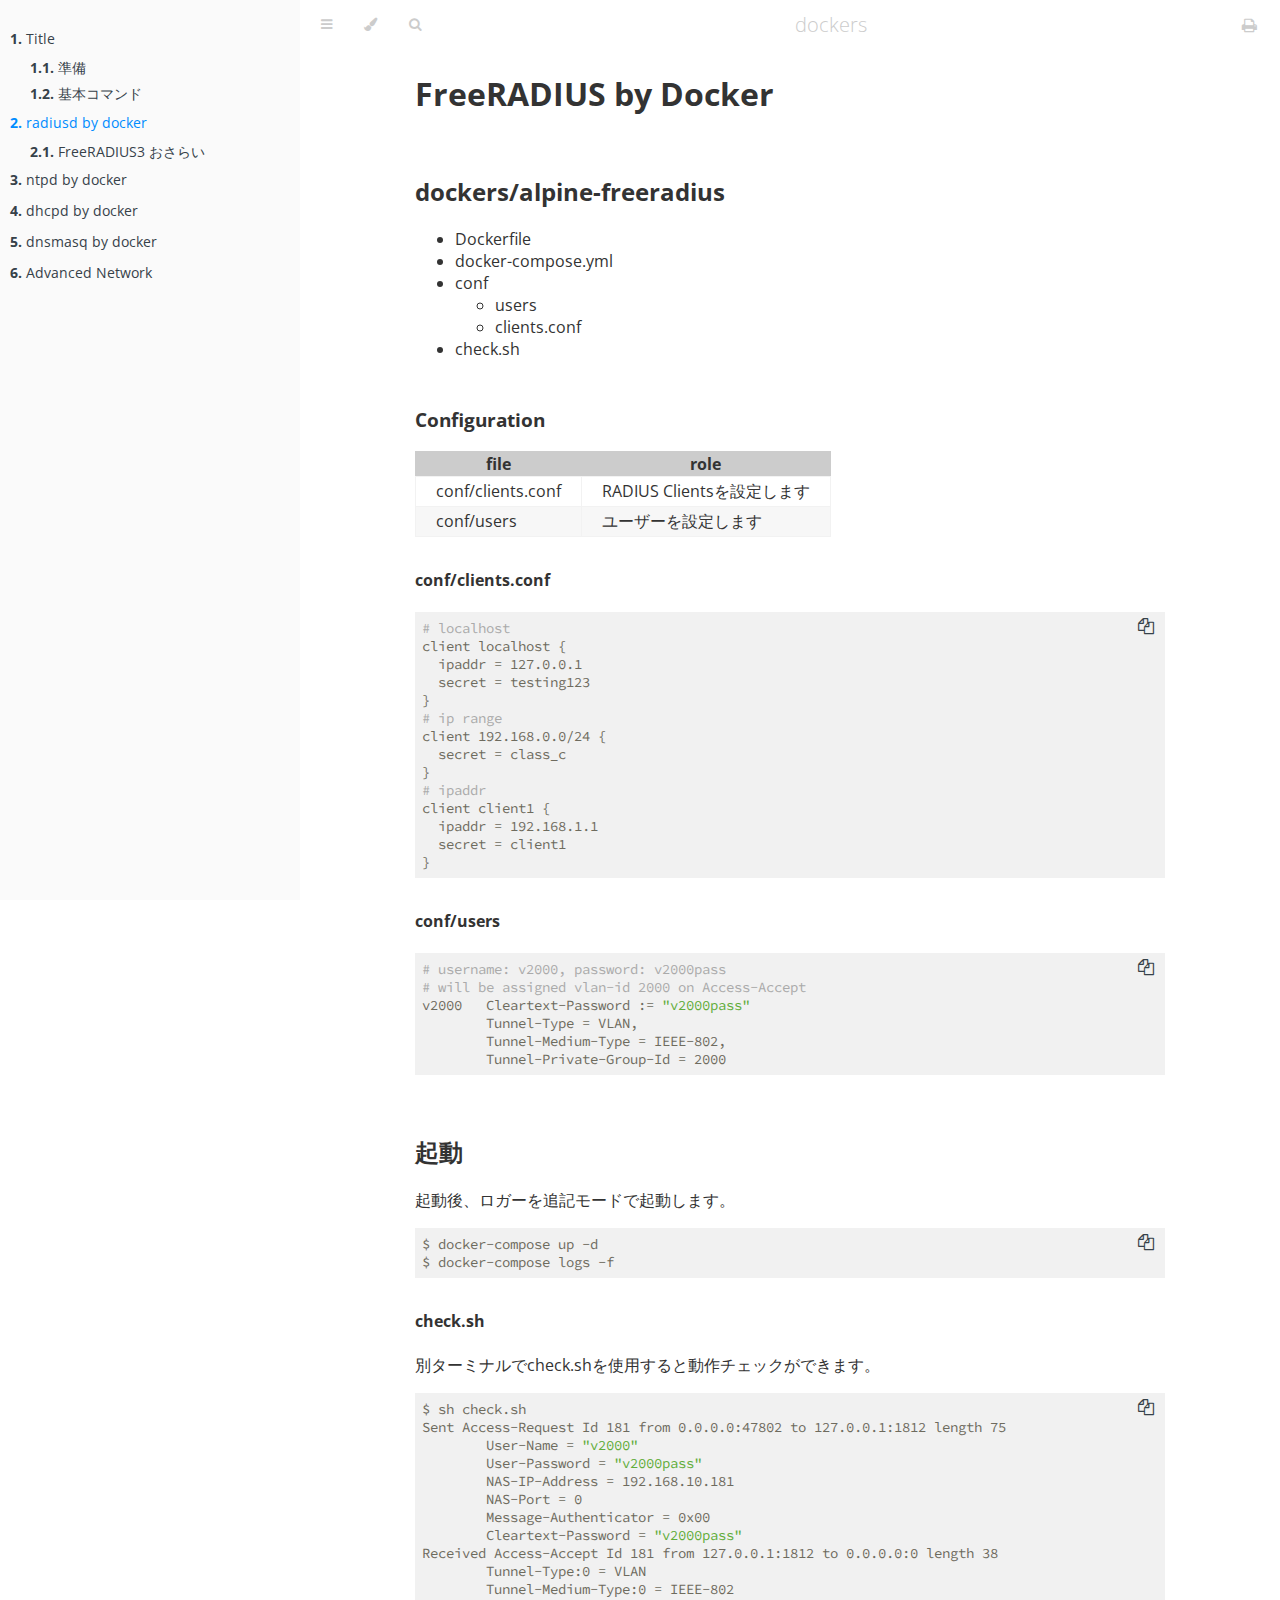
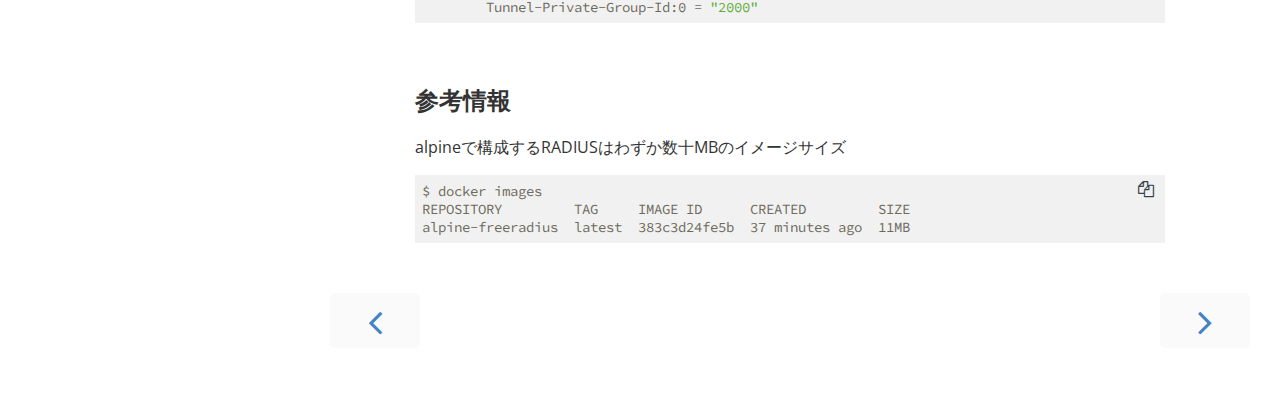
<file: docs/alpine-freeradius.html>
<!DOCTYPE HTML>
<html lang="en" class="sidebar-visible no-js">
    <head>
        <!-- Book generated using mdBook -->
        <meta charset="UTF-8">
        <title>radiusd by docker - dockers</title>
        <meta content="text/html; charset=utf-8" http-equiv="Content-Type">
        <meta name="description" content="">
        <meta name="viewport" content="width=device-width, initial-scale=1">
        <meta name="theme-color" content="#ffffff" />

        <link rel="shortcut icon" href="favicon.png">
        <link rel="stylesheet" href="css/variables.css">
        <link rel="stylesheet" href="css/general.css">
        <link rel="stylesheet" href="css/chrome.css">
        <link rel="stylesheet" href="css/print.css" media="print">

        <!-- Fonts -->
        <link rel="stylesheet" href="FontAwesome/css/font-awesome.css">
        <link href="https://fonts.googleapis.com/css?family=Open+Sans:300italic,400italic,600italic,700italic,800italic,400,300,600,700,800" rel="stylesheet" type="text/css">
        <link href="https://fonts.googleapis.com/css?family=Source+Code+Pro:500" rel="stylesheet" type="text/css">

        <!-- Highlight.js Stylesheets -->
        <link rel="stylesheet" href="highlight.css">
        <link rel="stylesheet" href="tomorrow-night.css">
        <link rel="stylesheet" href="ayu-highlight.css">

        <!-- Custom theme stylesheets -->
        
        <link rel="stylesheet" href="book-src/custom.css">
        

        
    </head>
    <body class="light">
        <!-- Provide site root to javascript -->
        <script type="text/javascript">var path_to_root = "";</script>

        <!-- Work around some values being stored in localStorage wrapped in quotes -->
        <script type="text/javascript">
            try {
                var theme = localStorage.getItem('mdbook-theme');
                var sidebar = localStorage.getItem('mdbook-sidebar');

                if (theme.startsWith('"') && theme.endsWith('"')) {
                    localStorage.setItem('mdbook-theme', theme.slice(1, theme.length - 1));
                }

                if (sidebar.startsWith('"') && sidebar.endsWith('"')) {
                    localStorage.setItem('mdbook-sidebar', sidebar.slice(1, sidebar.length - 1));
                }
            } catch (e) { }
        </script>

        <!-- Set the theme before any content is loaded, prevents flash -->
        <script type="text/javascript">
            var theme;
            try { theme = localStorage.getItem('mdbook-theme'); } catch(e) { } 
            if (theme === null || theme === undefined) { theme = 'light'; }
            document.body.className = theme;
            document.querySelector('html').className = theme + ' js';
        </script>

        <!-- Hide / unhide sidebar before it is displayed -->
        <script type="text/javascript">
            var html = document.querySelector('html');
            var sidebar = 'hidden';
            if (document.body.clientWidth >= 1080) {
                try { sidebar = localStorage.getItem('mdbook-sidebar'); } catch(e) { }
                sidebar = sidebar || 'visible';
            }
            html.classList.remove('sidebar-visible');
            html.classList.add("sidebar-" + sidebar);
        </script>

        <nav id="sidebar" class="sidebar" aria-label="Table of contents">
            <ol class="chapter"><li><a href="title.html"><strong aria-hidden="true">1.</strong> Title</a></li><li><ol class="section"><li><a href="preparation.html"><strong aria-hidden="true">1.1.</strong> 準備</a></li><li><a href="basic_commands.html"><strong aria-hidden="true">1.2.</strong> 基本コマンド</a></li></ol></li><li><a href="alpine-freeradius.html" class="active"><strong aria-hidden="true">2.</strong> radiusd by docker</a></li><li><ol class="section"><li><a href="radius_centos7.html"><strong aria-hidden="true">2.1.</strong> FreeRADIUS3 おさらい</a></li></ol></li><li><a href="alpine-ntpd.html"><strong aria-hidden="true">3.</strong> ntpd by docker</a></li><li><a href="alpine-dhcpd.html"><strong aria-hidden="true">4.</strong> dhcpd by docker</a></li><li><a href="alpine-dnsmasq.html"><strong aria-hidden="true">5.</strong> dnsmasq by docker</a></li><li><a href="advanced-network.html"><strong aria-hidden="true">6.</strong> Advanced Network</a></li></ol>
        </nav>

        <div id="page-wrapper" class="page-wrapper">

            <div class="page">
                
                <div id="menu-bar" class="menu-bar">
                    <div id="menu-bar-sticky-container">
                        <div class="left-buttons">
                            <button id="sidebar-toggle" class="icon-button" type="button" title="Toggle Table of Contents" aria-label="Toggle Table of Contents" aria-controls="sidebar">
                                <i class="fa fa-bars"></i>
                            </button>
                            <button id="theme-toggle" class="icon-button" type="button" title="Change theme" aria-label="Change theme" aria-haspopup="true" aria-expanded="false" aria-controls="theme-list">
                                <i class="fa fa-paint-brush"></i>
                            </button>
                            <ul id="theme-list" class="theme-popup" aria-label="Themes" role="menu">
                                <li role="none"><button role="menuitem" class="theme" id="light">Light <span class="default">(default)</span></button></li>
                                <li role="none"><button role="menuitem" class="theme" id="rust">Rust</button></li>
                                <li role="none"><button role="menuitem" class="theme" id="coal">Coal</button></li>
                                <li role="none"><button role="menuitem" class="theme" id="navy">Navy</button></li>
                                <li role="none"><button role="menuitem" class="theme" id="ayu">Ayu</button></li>
                            </ul>
                            
                            <button id="search-toggle" class="icon-button" type="button" title="Search. (Shortkey: s)" aria-label="Toggle Searchbar" aria-expanded="false" aria-keyshortcuts="S" aria-controls="searchbar">
                                <i class="fa fa-search"></i>
                            </button>
                            
                        </div>

                        <h1 class="menu-title">dockers</h1> 

                        <div class="right-buttons">
                            <a href="print.html" title="Print this book" aria-label="Print this book">
                                <i id="print-button" class="fa fa-print"></i>
                            </a>
                        </div>
                    </div>
                </div>

                
                <div id="search-wrapper" class="hidden">
                    <form id="searchbar-outer" class="searchbar-outer">
                        <input type="search" name="search" id="searchbar" name="searchbar" placeholder="Search this book ..." aria-controls="searchresults-outer" aria-describedby="searchresults-header">
                    </form>
                    <div id="searchresults-outer" class="searchresults-outer hidden">
                        <div id="searchresults-header" class="searchresults-header"></div>
                        <ul id="searchresults">
                        </ul>
                    </div>
                </div>
                

                <!-- Apply ARIA attributes after the sidebar and the sidebar toggle button are added to the DOM -->
                <script type="text/javascript">
                    document.getElementById('sidebar-toggle').setAttribute('aria-expanded', sidebar === 'visible');
                    document.getElementById('sidebar').setAttribute('aria-hidden', sidebar !== 'visible');
                    Array.from(document.querySelectorAll('#sidebar a')).forEach(function(link) {
                        link.setAttribute('tabIndex', sidebar === 'visible' ? 0 : -1);
                    });
                </script>

                <div id="content" class="content">
                    <main>
                        <a class="header" href="#freeradius-by-docker" id="freeradius-by-docker"><h1>FreeRADIUS by Docker</h1></a>
<a class="header" href="#dockersalpine-freeradius" id="dockersalpine-freeradius"><h2>dockers/alpine-freeradius</h2></a>
<ul>
<li>Dockerfile</li>
<li>docker-compose.yml</li>
<li>conf
<ul>
<li>users</li>
<li>clients.conf</li>
</ul>
</li>
<li>check.sh</li>
</ul>
<a class="header" href="#configuration" id="configuration"><h3>Configuration</h3></a>
<div style="float:left;">
<table><thead><tr><th> file </th><th> role </th></tr></thead><tbody>
<tr><td> conf/clients.conf </td><td> RADIUS Clientsを設定します </td></tr>
<tr><td> conf/users </td><td> ユーザーを設定します </td></tr>
</tbody></table>
</div><div style="clear: both;"></div>
<a class="header" href="#confclientsconf" id="confclientsconf"><h4>conf/clients.conf</h4></a>
<pre><code class="language-bash"># localhost
client localhost {
  ipaddr = 127.0.0.1
  secret = testing123
}
# ip range
client 192.168.0.0/24 {
  secret = class_c
}
# ipaddr
client client1 {
  ipaddr = 192.168.1.1
  secret = client1
}
</code></pre>
<a class="header" href="#confusers" id="confusers"><h4>conf/users</h4></a>
<pre><code class="language-bash"># username: v2000, password: v2000pass
# will be assigned vlan-id 2000 on Access-Accept
v2000   Cleartext-Password := &quot;v2000pass&quot;
        Tunnel-Type = VLAN,
        Tunnel-Medium-Type = IEEE-802,
        Tunnel-Private-Group-Id = 2000
</code></pre>
<a class="header" href="#a起動" id="a起動"><h2>起動</h2></a>
<p>起動後、ロガーを追記モードで起動します。</p>
<pre><code class="language-bash">$ docker-compose up -d
$ docker-compose logs -f
</code></pre>
<a class="header" href="#checksh" id="checksh"><h4>check.sh</h4></a>
<p>別ターミナルでcheck.shを使用すると動作チェックができます。</p>
<pre><code class="language-bash">$ sh check.sh
Sent Access-Request Id 181 from 0.0.0.0:47802 to 127.0.0.1:1812 length 75
        User-Name = &quot;v2000&quot;
        User-Password = &quot;v2000pass&quot;
        NAS-IP-Address = 192.168.10.181
        NAS-Port = 0
        Message-Authenticator = 0x00
        Cleartext-Password = &quot;v2000pass&quot;
Received Access-Accept Id 181 from 127.0.0.1:1812 to 0.0.0.0:0 length 38
        Tunnel-Type:0 = VLAN
        Tunnel-Medium-Type:0 = IEEE-802
        Tunnel-Private-Group-Id:0 = &quot;2000&quot;
</code></pre>
<a class="header" href="#a参考情報" id="a参考情報"><h2>参考情報</h2></a>
<p>alpineで構成するRADIUSはわずか数十MBのイメージサイズ</p>
<pre><code class="language-bash">$ docker images
REPOSITORY         TAG     IMAGE ID      CREATED         SIZE
alpine-freeradius  latest  383c3d24fe5b  37 minutes ago  11MB
</code></pre>

                    </main>

                    <nav class="nav-wrapper" aria-label="Page navigation">
                        <!-- Mobile navigation buttons -->
                        
                            <a rel="prev" href="basic_commands.html" class="mobile-nav-chapters previous" title="Previous chapter" aria-label="Previous chapter" aria-keyshortcuts="Left">
                                <i class="fa fa-angle-left"></i>
                            </a>
                        

                        
                            <a rel="next" href="radius_centos7.html" class="mobile-nav-chapters next" title="Next chapter" aria-label="Next chapter" aria-keyshortcuts="Right">
                                <i class="fa fa-angle-right"></i>
                            </a>
                        

                        <div style="clear: both"></div>
                    </nav>
                </div>
            </div>

            <nav class="nav-wide-wrapper" aria-label="Page navigation">
                
                    <a href="basic_commands.html" class="nav-chapters previous" title="Previous chapter" aria-label="Previous chapter" aria-keyshortcuts="Left">
                        <i class="fa fa-angle-left"></i>
                    </a>
                

                
                    <a href="radius_centos7.html" class="nav-chapters next" title="Next chapter" aria-label="Next chapter" aria-keyshortcuts="Right">
                        <i class="fa fa-angle-right"></i>
                    </a>
                
            </nav>

        </div>

        
        <!-- Livereload script (if served using the cli tool) -->
        <script type="text/javascript">
            var socket = new WebSocket("ws://localhost:3001");
            socket.onmessage = function (event) {
                if (event.data === "reload") {
                    socket.close();
                    location.reload(true); // force reload from server (not from cache)
                }
            };

            window.onbeforeunload = function() {
                socket.close();
            }
        </script>
        

        

        

        
        <script src="elasticlunr.min.js" type="text/javascript" charset="utf-8"></script>
        <script src="mark.min.js" type="text/javascript" charset="utf-8"></script>
        <script src="searcher.js" type="text/javascript" charset="utf-8"></script>
        

        <script src="clipboard.min.js" type="text/javascript" charset="utf-8"></script>
        <script src="highlight.js" type="text/javascript" charset="utf-8"></script>
        <script src="book.js" type="text/javascript" charset="utf-8"></script>

        <!-- Custom JS scripts -->
        

        

    </body>
</html>
</file>
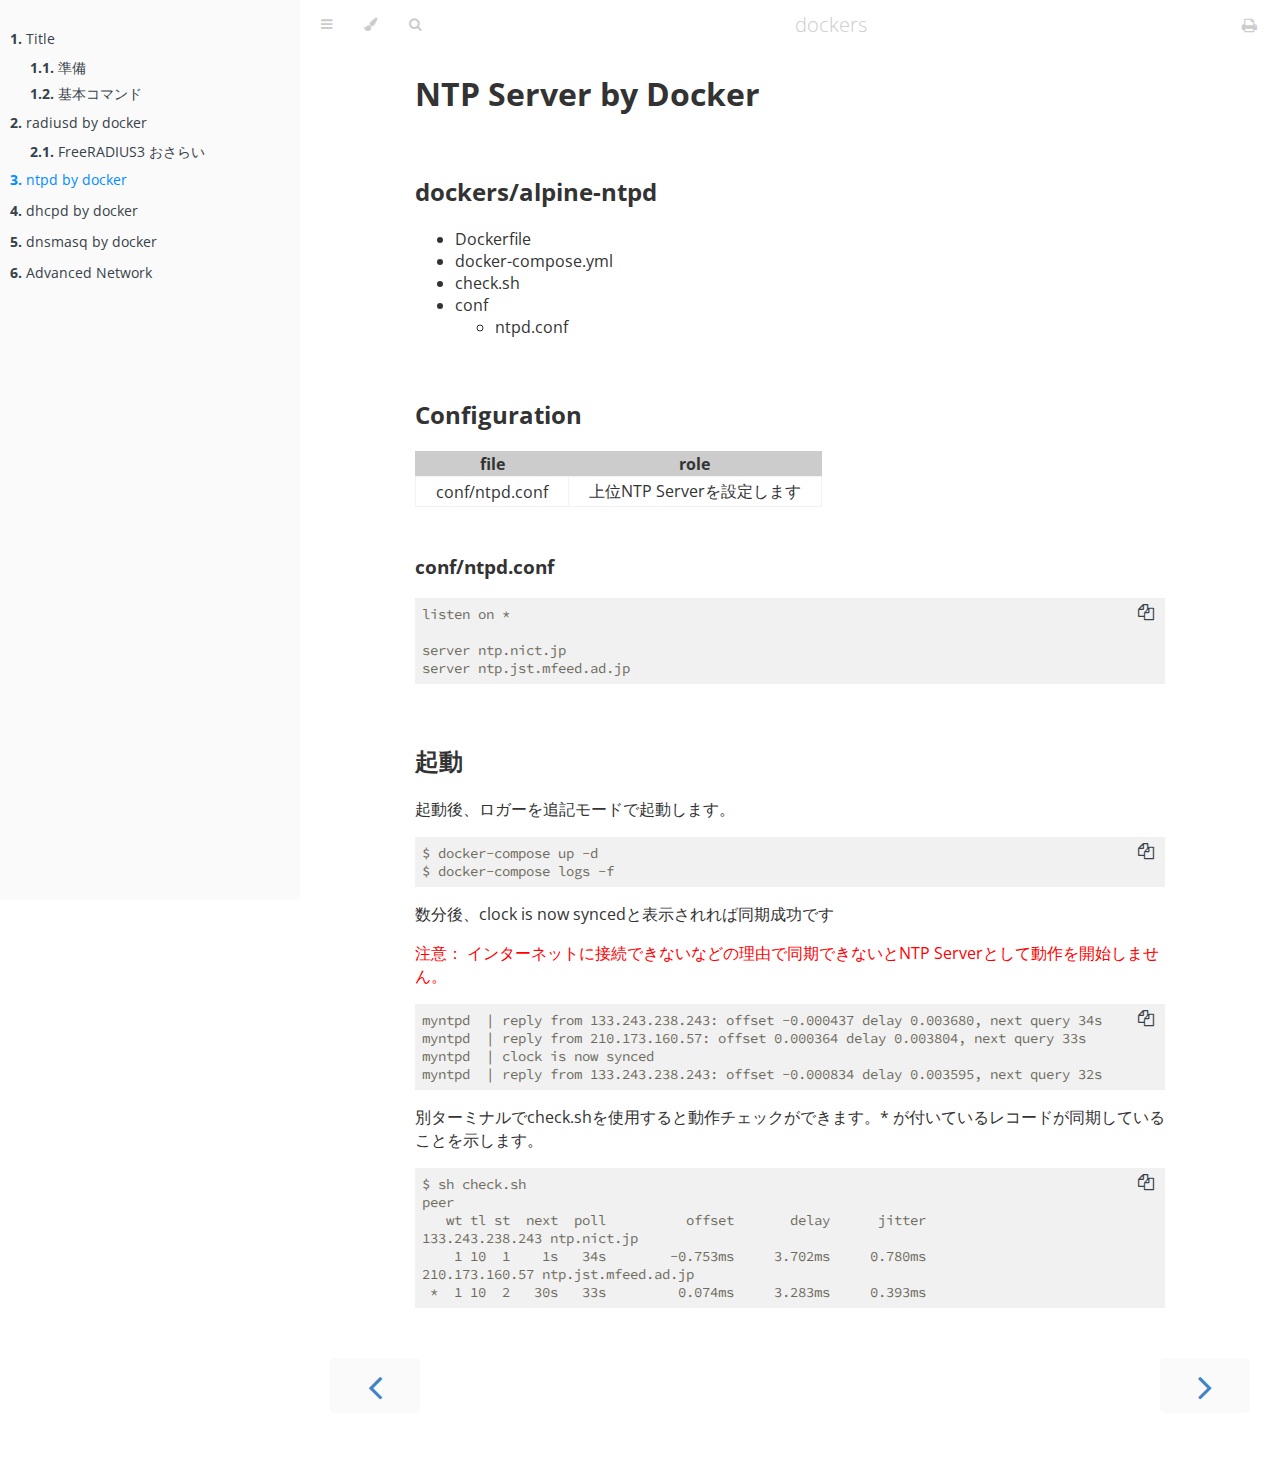
<file: docs/alpine-ntpd.html>
<!DOCTYPE HTML>
<html lang="en" class="sidebar-visible no-js">
    <head>
        <!-- Book generated using mdBook -->
        <meta charset="UTF-8">
        <title>ntpd by docker - dockers</title>
        <meta content="text/html; charset=utf-8" http-equiv="Content-Type">
        <meta name="description" content="">
        <meta name="viewport" content="width=device-width, initial-scale=1">
        <meta name="theme-color" content="#ffffff" />

        <link rel="shortcut icon" href="favicon.png">
        <link rel="stylesheet" href="css/variables.css">
        <link rel="stylesheet" href="css/general.css">
        <link rel="stylesheet" href="css/chrome.css">
        <link rel="stylesheet" href="css/print.css" media="print">

        <!-- Fonts -->
        <link rel="stylesheet" href="FontAwesome/css/font-awesome.css">
        <link href="https://fonts.googleapis.com/css?family=Open+Sans:300italic,400italic,600italic,700italic,800italic,400,300,600,700,800" rel="stylesheet" type="text/css">
        <link href="https://fonts.googleapis.com/css?family=Source+Code+Pro:500" rel="stylesheet" type="text/css">

        <!-- Highlight.js Stylesheets -->
        <link rel="stylesheet" href="highlight.css">
        <link rel="stylesheet" href="tomorrow-night.css">
        <link rel="stylesheet" href="ayu-highlight.css">

        <!-- Custom theme stylesheets -->
        
        <link rel="stylesheet" href="book-src/custom.css">
        

        
    </head>
    <body class="light">
        <!-- Provide site root to javascript -->
        <script type="text/javascript">var path_to_root = "";</script>

        <!-- Work around some values being stored in localStorage wrapped in quotes -->
        <script type="text/javascript">
            try {
                var theme = localStorage.getItem('mdbook-theme');
                var sidebar = localStorage.getItem('mdbook-sidebar');

                if (theme.startsWith('"') && theme.endsWith('"')) {
                    localStorage.setItem('mdbook-theme', theme.slice(1, theme.length - 1));
                }

                if (sidebar.startsWith('"') && sidebar.endsWith('"')) {
                    localStorage.setItem('mdbook-sidebar', sidebar.slice(1, sidebar.length - 1));
                }
            } catch (e) { }
        </script>

        <!-- Set the theme before any content is loaded, prevents flash -->
        <script type="text/javascript">
            var theme;
            try { theme = localStorage.getItem('mdbook-theme'); } catch(e) { } 
            if (theme === null || theme === undefined) { theme = 'light'; }
            document.body.className = theme;
            document.querySelector('html').className = theme + ' js';
        </script>

        <!-- Hide / unhide sidebar before it is displayed -->
        <script type="text/javascript">
            var html = document.querySelector('html');
            var sidebar = 'hidden';
            if (document.body.clientWidth >= 1080) {
                try { sidebar = localStorage.getItem('mdbook-sidebar'); } catch(e) { }
                sidebar = sidebar || 'visible';
            }
            html.classList.remove('sidebar-visible');
            html.classList.add("sidebar-" + sidebar);
        </script>

        <nav id="sidebar" class="sidebar" aria-label="Table of contents">
            <ol class="chapter"><li><a href="title.html"><strong aria-hidden="true">1.</strong> Title</a></li><li><ol class="section"><li><a href="preparation.html"><strong aria-hidden="true">1.1.</strong> 準備</a></li><li><a href="basic_commands.html"><strong aria-hidden="true">1.2.</strong> 基本コマンド</a></li></ol></li><li><a href="alpine-freeradius.html"><strong aria-hidden="true">2.</strong> radiusd by docker</a></li><li><ol class="section"><li><a href="radius_centos7.html"><strong aria-hidden="true">2.1.</strong> FreeRADIUS3 おさらい</a></li></ol></li><li><a href="alpine-ntpd.html" class="active"><strong aria-hidden="true">3.</strong> ntpd by docker</a></li><li><a href="alpine-dhcpd.html"><strong aria-hidden="true">4.</strong> dhcpd by docker</a></li><li><a href="alpine-dnsmasq.html"><strong aria-hidden="true">5.</strong> dnsmasq by docker</a></li><li><a href="advanced-network.html"><strong aria-hidden="true">6.</strong> Advanced Network</a></li></ol>
        </nav>

        <div id="page-wrapper" class="page-wrapper">

            <div class="page">
                
                <div id="menu-bar" class="menu-bar">
                    <div id="menu-bar-sticky-container">
                        <div class="left-buttons">
                            <button id="sidebar-toggle" class="icon-button" type="button" title="Toggle Table of Contents" aria-label="Toggle Table of Contents" aria-controls="sidebar">
                                <i class="fa fa-bars"></i>
                            </button>
                            <button id="theme-toggle" class="icon-button" type="button" title="Change theme" aria-label="Change theme" aria-haspopup="true" aria-expanded="false" aria-controls="theme-list">
                                <i class="fa fa-paint-brush"></i>
                            </button>
                            <ul id="theme-list" class="theme-popup" aria-label="Themes" role="menu">
                                <li role="none"><button role="menuitem" class="theme" id="light">Light <span class="default">(default)</span></button></li>
                                <li role="none"><button role="menuitem" class="theme" id="rust">Rust</button></li>
                                <li role="none"><button role="menuitem" class="theme" id="coal">Coal</button></li>
                                <li role="none"><button role="menuitem" class="theme" id="navy">Navy</button></li>
                                <li role="none"><button role="menuitem" class="theme" id="ayu">Ayu</button></li>
                            </ul>
                            
                            <button id="search-toggle" class="icon-button" type="button" title="Search. (Shortkey: s)" aria-label="Toggle Searchbar" aria-expanded="false" aria-keyshortcuts="S" aria-controls="searchbar">
                                <i class="fa fa-search"></i>
                            </button>
                            
                        </div>

                        <h1 class="menu-title">dockers</h1> 

                        <div class="right-buttons">
                            <a href="print.html" title="Print this book" aria-label="Print this book">
                                <i id="print-button" class="fa fa-print"></i>
                            </a>
                        </div>
                    </div>
                </div>

                
                <div id="search-wrapper" class="hidden">
                    <form id="searchbar-outer" class="searchbar-outer">
                        <input type="search" name="search" id="searchbar" name="searchbar" placeholder="Search this book ..." aria-controls="searchresults-outer" aria-describedby="searchresults-header">
                    </form>
                    <div id="searchresults-outer" class="searchresults-outer hidden">
                        <div id="searchresults-header" class="searchresults-header"></div>
                        <ul id="searchresults">
                        </ul>
                    </div>
                </div>
                

                <!-- Apply ARIA attributes after the sidebar and the sidebar toggle button are added to the DOM -->
                <script type="text/javascript">
                    document.getElementById('sidebar-toggle').setAttribute('aria-expanded', sidebar === 'visible');
                    document.getElementById('sidebar').setAttribute('aria-hidden', sidebar !== 'visible');
                    Array.from(document.querySelectorAll('#sidebar a')).forEach(function(link) {
                        link.setAttribute('tabIndex', sidebar === 'visible' ? 0 : -1);
                    });
                </script>

                <div id="content" class="content">
                    <main>
                        <a class="header" href="#ntp-server-by-docker" id="ntp-server-by-docker"><h1>NTP Server by Docker</h1></a>
<a class="header" href="#dockersalpine-ntpd" id="dockersalpine-ntpd"><h2>dockers/alpine-ntpd</h2></a>
<ul>
<li>Dockerfile</li>
<li>docker-compose.yml</li>
<li>check.sh</li>
<li>conf
<ul>
<li>ntpd.conf</li>
</ul>
</li>
</ul>
<a class="header" href="#configuration" id="configuration"><h2>Configuration</h2></a>
<div style="float:left;">
<table><thead><tr><th> file </th><th> role </th></tr></thead><tbody>
<tr><td> conf/ntpd.conf </td><td> 上位NTP Serverを設定します </td></tr>
</tbody></table>
</div><div style="clear: both;"></div>
<a class="header" href="#confntpdconf" id="confntpdconf"><h3>conf/ntpd.conf</h3></a>
<pre><code>listen on *

server ntp.nict.jp
server ntp.jst.mfeed.ad.jp
</code></pre>
<a class="header" href="#a起動" id="a起動"><h2>起動</h2></a>
<p>起動後、ロガーを追記モードで起動します。</p>
<pre><code>$ docker-compose up -d
$ docker-compose logs -f
</code></pre>
<p>数分後、clock is now syncedと表示されれば同期成功です</p>
<p style="color: red;">注意： インターネットに接続できないなどの理由で同期できないとNTP Serverとして動作を開始しません。</p>
<pre><code>myntpd  | reply from 133.243.238.243: offset -0.000437 delay 0.003680, next query 34s
myntpd  | reply from 210.173.160.57: offset 0.000364 delay 0.003804, next query 33s
myntpd  | clock is now synced
myntpd  | reply from 133.243.238.243: offset -0.000834 delay 0.003595, next query 32s
</code></pre>
<p>別ターミナルでcheck.shを使用すると動作チェックができます。* が付いているレコードが同期していることを示します。</p>
<pre><code>$ sh check.sh
peer
   wt tl st  next  poll          offset       delay      jitter
133.243.238.243 ntp.nict.jp
    1 10  1    1s   34s        -0.753ms     3.702ms     0.780ms
210.173.160.57 ntp.jst.mfeed.ad.jp
 *  1 10  2   30s   33s         0.074ms     3.283ms     0.393ms
</code></pre>

                    </main>

                    <nav class="nav-wrapper" aria-label="Page navigation">
                        <!-- Mobile navigation buttons -->
                        
                            <a rel="prev" href="radius_centos7.html" class="mobile-nav-chapters previous" title="Previous chapter" aria-label="Previous chapter" aria-keyshortcuts="Left">
                                <i class="fa fa-angle-left"></i>
                            </a>
                        

                        
                            <a rel="next" href="alpine-dhcpd.html" class="mobile-nav-chapters next" title="Next chapter" aria-label="Next chapter" aria-keyshortcuts="Right">
                                <i class="fa fa-angle-right"></i>
                            </a>
                        

                        <div style="clear: both"></div>
                    </nav>
                </div>
            </div>

            <nav class="nav-wide-wrapper" aria-label="Page navigation">
                
                    <a href="radius_centos7.html" class="nav-chapters previous" title="Previous chapter" aria-label="Previous chapter" aria-keyshortcuts="Left">
                        <i class="fa fa-angle-left"></i>
                    </a>
                

                
                    <a href="alpine-dhcpd.html" class="nav-chapters next" title="Next chapter" aria-label="Next chapter" aria-keyshortcuts="Right">
                        <i class="fa fa-angle-right"></i>
                    </a>
                
            </nav>

        </div>

        
        <!-- Livereload script (if served using the cli tool) -->
        <script type="text/javascript">
            var socket = new WebSocket("ws://localhost:3001");
            socket.onmessage = function (event) {
                if (event.data === "reload") {
                    socket.close();
                    location.reload(true); // force reload from server (not from cache)
                }
            };

            window.onbeforeunload = function() {
                socket.close();
            }
        </script>
        

        

        

        
        <script src="elasticlunr.min.js" type="text/javascript" charset="utf-8"></script>
        <script src="mark.min.js" type="text/javascript" charset="utf-8"></script>
        <script src="searcher.js" type="text/javascript" charset="utf-8"></script>
        

        <script src="clipboard.min.js" type="text/javascript" charset="utf-8"></script>
        <script src="highlight.js" type="text/javascript" charset="utf-8"></script>
        <script src="book.js" type="text/javascript" charset="utf-8"></script>

        <!-- Custom JS scripts -->
        

        

    </body>
</html>
</file>
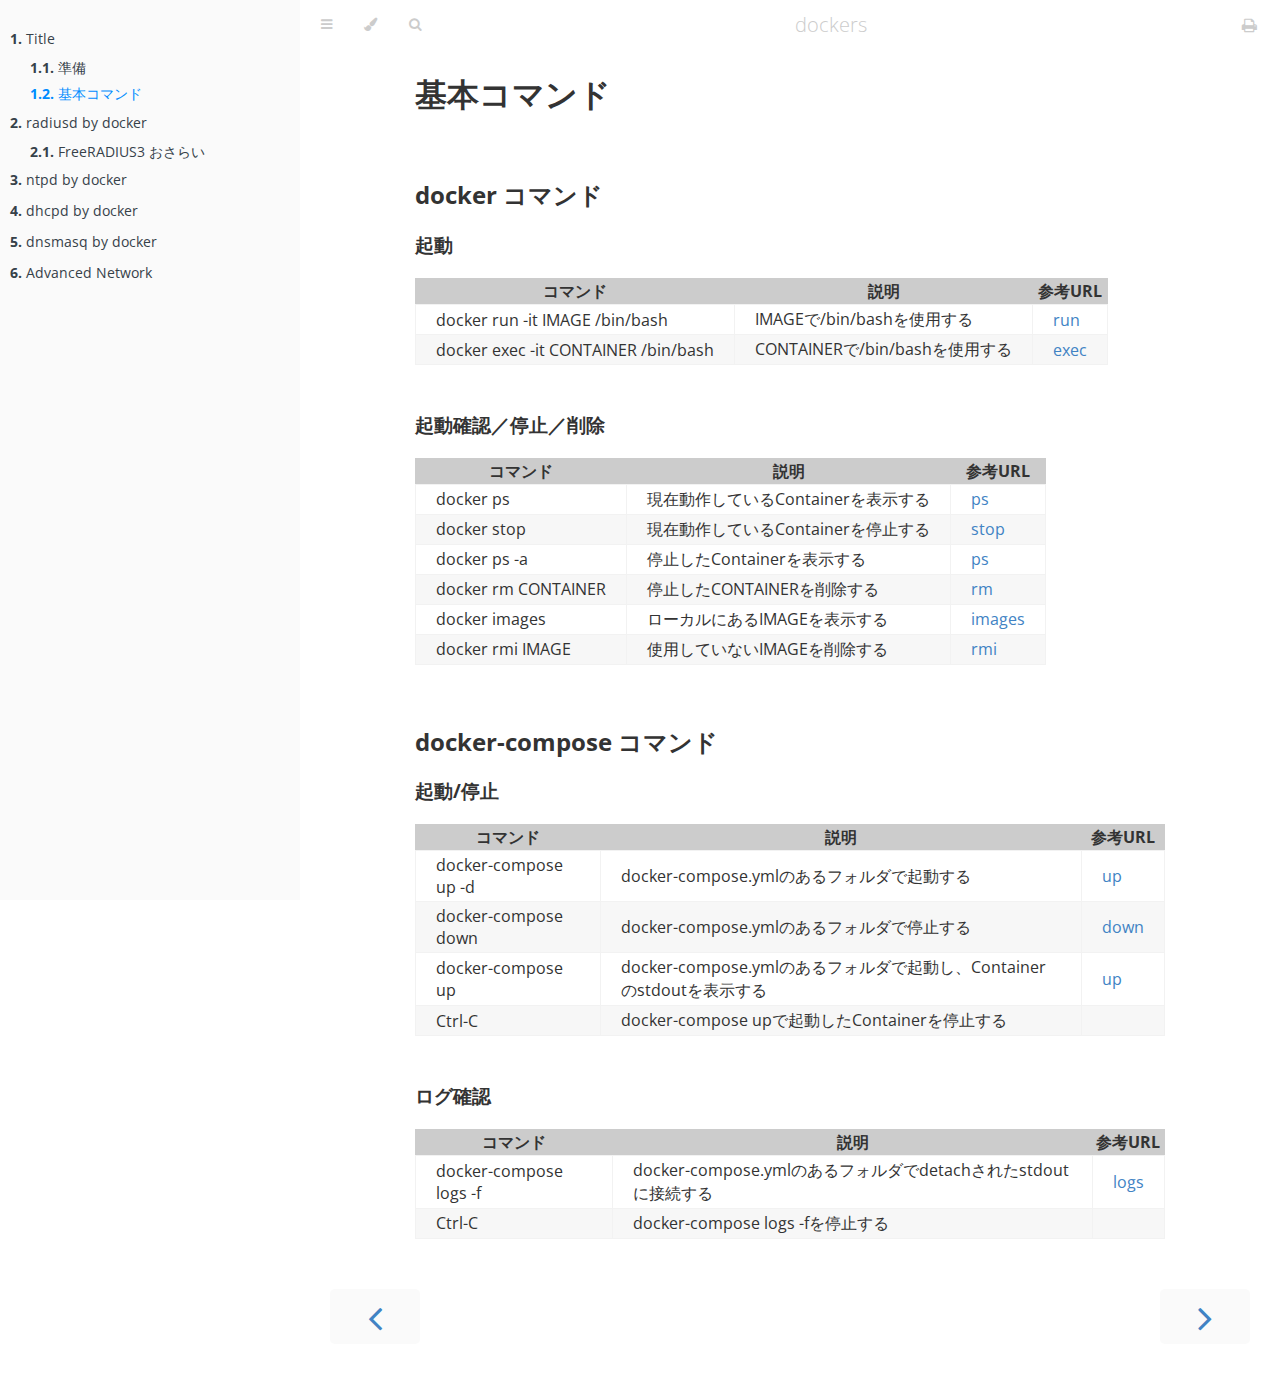
<file: docs/basic_commands.html>
<!DOCTYPE HTML>
<html lang="en" class="sidebar-visible no-js">
    <head>
        <!-- Book generated using mdBook -->
        <meta charset="UTF-8">
        <title>基本コマンド - dockers</title>
        <meta content="text/html; charset=utf-8" http-equiv="Content-Type">
        <meta name="description" content="">
        <meta name="viewport" content="width=device-width, initial-scale=1">
        <meta name="theme-color" content="#ffffff" />

        <link rel="shortcut icon" href="favicon.png">
        <link rel="stylesheet" href="css/variables.css">
        <link rel="stylesheet" href="css/general.css">
        <link rel="stylesheet" href="css/chrome.css">
        <link rel="stylesheet" href="css/print.css" media="print">

        <!-- Fonts -->
        <link rel="stylesheet" href="FontAwesome/css/font-awesome.css">
        <link href="https://fonts.googleapis.com/css?family=Open+Sans:300italic,400italic,600italic,700italic,800italic,400,300,600,700,800" rel="stylesheet" type="text/css">
        <link href="https://fonts.googleapis.com/css?family=Source+Code+Pro:500" rel="stylesheet" type="text/css">

        <!-- Highlight.js Stylesheets -->
        <link rel="stylesheet" href="highlight.css">
        <link rel="stylesheet" href="tomorrow-night.css">
        <link rel="stylesheet" href="ayu-highlight.css">

        <!-- Custom theme stylesheets -->
        
        <link rel="stylesheet" href="book-src/custom.css">
        

        
    </head>
    <body class="light">
        <!-- Provide site root to javascript -->
        <script type="text/javascript">var path_to_root = "";</script>

        <!-- Work around some values being stored in localStorage wrapped in quotes -->
        <script type="text/javascript">
            try {
                var theme = localStorage.getItem('mdbook-theme');
                var sidebar = localStorage.getItem('mdbook-sidebar');

                if (theme.startsWith('"') && theme.endsWith('"')) {
                    localStorage.setItem('mdbook-theme', theme.slice(1, theme.length - 1));
                }

                if (sidebar.startsWith('"') && sidebar.endsWith('"')) {
                    localStorage.setItem('mdbook-sidebar', sidebar.slice(1, sidebar.length - 1));
                }
            } catch (e) { }
        </script>

        <!-- Set the theme before any content is loaded, prevents flash -->
        <script type="text/javascript">
            var theme;
            try { theme = localStorage.getItem('mdbook-theme'); } catch(e) { } 
            if (theme === null || theme === undefined) { theme = 'light'; }
            document.body.className = theme;
            document.querySelector('html').className = theme + ' js';
        </script>

        <!-- Hide / unhide sidebar before it is displayed -->
        <script type="text/javascript">
            var html = document.querySelector('html');
            var sidebar = 'hidden';
            if (document.body.clientWidth >= 1080) {
                try { sidebar = localStorage.getItem('mdbook-sidebar'); } catch(e) { }
                sidebar = sidebar || 'visible';
            }
            html.classList.remove('sidebar-visible');
            html.classList.add("sidebar-" + sidebar);
        </script>

        <nav id="sidebar" class="sidebar" aria-label="Table of contents">
            <ol class="chapter"><li><a href="title.html"><strong aria-hidden="true">1.</strong> Title</a></li><li><ol class="section"><li><a href="preparation.html"><strong aria-hidden="true">1.1.</strong> 準備</a></li><li><a href="basic_commands.html" class="active"><strong aria-hidden="true">1.2.</strong> 基本コマンド</a></li></ol></li><li><a href="alpine-freeradius.html"><strong aria-hidden="true">2.</strong> radiusd by docker</a></li><li><ol class="section"><li><a href="radius_centos7.html"><strong aria-hidden="true">2.1.</strong> FreeRADIUS3 おさらい</a></li></ol></li><li><a href="alpine-ntpd.html"><strong aria-hidden="true">3.</strong> ntpd by docker</a></li><li><a href="alpine-dhcpd.html"><strong aria-hidden="true">4.</strong> dhcpd by docker</a></li><li><a href="alpine-dnsmasq.html"><strong aria-hidden="true">5.</strong> dnsmasq by docker</a></li><li><a href="advanced-network.html"><strong aria-hidden="true">6.</strong> Advanced Network</a></li></ol>
        </nav>

        <div id="page-wrapper" class="page-wrapper">

            <div class="page">
                
                <div id="menu-bar" class="menu-bar">
                    <div id="menu-bar-sticky-container">
                        <div class="left-buttons">
                            <button id="sidebar-toggle" class="icon-button" type="button" title="Toggle Table of Contents" aria-label="Toggle Table of Contents" aria-controls="sidebar">
                                <i class="fa fa-bars"></i>
                            </button>
                            <button id="theme-toggle" class="icon-button" type="button" title="Change theme" aria-label="Change theme" aria-haspopup="true" aria-expanded="false" aria-controls="theme-list">
                                <i class="fa fa-paint-brush"></i>
                            </button>
                            <ul id="theme-list" class="theme-popup" aria-label="Themes" role="menu">
                                <li role="none"><button role="menuitem" class="theme" id="light">Light <span class="default">(default)</span></button></li>
                                <li role="none"><button role="menuitem" class="theme" id="rust">Rust</button></li>
                                <li role="none"><button role="menuitem" class="theme" id="coal">Coal</button></li>
                                <li role="none"><button role="menuitem" class="theme" id="navy">Navy</button></li>
                                <li role="none"><button role="menuitem" class="theme" id="ayu">Ayu</button></li>
                            </ul>
                            
                            <button id="search-toggle" class="icon-button" type="button" title="Search. (Shortkey: s)" aria-label="Toggle Searchbar" aria-expanded="false" aria-keyshortcuts="S" aria-controls="searchbar">
                                <i class="fa fa-search"></i>
                            </button>
                            
                        </div>

                        <h1 class="menu-title">dockers</h1> 

                        <div class="right-buttons">
                            <a href="print.html" title="Print this book" aria-label="Print this book">
                                <i id="print-button" class="fa fa-print"></i>
                            </a>
                        </div>
                    </div>
                </div>

                
                <div id="search-wrapper" class="hidden">
                    <form id="searchbar-outer" class="searchbar-outer">
                        <input type="search" name="search" id="searchbar" name="searchbar" placeholder="Search this book ..." aria-controls="searchresults-outer" aria-describedby="searchresults-header">
                    </form>
                    <div id="searchresults-outer" class="searchresults-outer hidden">
                        <div id="searchresults-header" class="searchresults-header"></div>
                        <ul id="searchresults">
                        </ul>
                    </div>
                </div>
                

                <!-- Apply ARIA attributes after the sidebar and the sidebar toggle button are added to the DOM -->
                <script type="text/javascript">
                    document.getElementById('sidebar-toggle').setAttribute('aria-expanded', sidebar === 'visible');
                    document.getElementById('sidebar').setAttribute('aria-hidden', sidebar !== 'visible');
                    Array.from(document.querySelectorAll('#sidebar a')).forEach(function(link) {
                        link.setAttribute('tabIndex', sidebar === 'visible' ? 0 : -1);
                    });
                </script>

                <div id="content" class="content">
                    <main>
                        <a class="header" href="#a基本コマンド" id="a基本コマンド"><h1>基本コマンド</h1></a>
<a class="header" href="#docker-コマンド" id="docker-コマンド"><h2>docker コマンド</h2></a>
<a class="header" href="#a起動" id="a起動"><h3>起動</h3></a>
<table><thead><tr><th> コマンド </th><th> 説明 </th><th> 参考URL </th></tr></thead><tbody>
<tr><td> docker run -it IMAGE /bin/bash</td><td>IMAGEで/bin/bashを使用する</td><td> <a href="https://docs.docker.com/engine/reference/commandline/run/">run</a> </td></tr>
<tr><td> docker exec -it CONTAINER /bin/bash </td><td>CONTAINERで/bin/bashを使用する</td><td> <a href="https://docs.docker.com/engine/reference/commandline/exec/">exec</a> </td></tr>
</tbody></table>
<a class="header" href="#a起動確認停止削除" id="a起動確認停止削除"><h3>起動確認／停止／削除</h3></a>
<table><thead><tr><th> コマンド </th><th> 説明 </th><th> 参考URL </th></tr></thead><tbody>
<tr><td> docker ps    </td><td>現在動作しているContainerを表示する</td><td> <a href="https://docs.docker.com/engine/reference/commandline/ps/">ps</a> </td></tr>
<tr><td> docker stop  </td><td>現在動作しているContainerを停止する</td><td> <a href="https://docs.docker.com/engine/reference/commandline/stop/">stop</a> </td></tr>
<tr><td> docker ps -a </td><td>停止したContainerを表示する</td><td> <a href="https://docs.docker.com/engine/reference/commandline/ps/">ps</a> </td></tr>
<tr><td> docker rm CONTAINER </td><td>停止したCONTAINERを削除する</td><td> <a href="https://docs.docker.com/engine/reference/commandline/rm/">rm</a> </td></tr>
<tr><td> docker images </td><td>ローカルにあるIMAGEを表示する</td><td> <a href="https://docs.docker.com/engine/reference/commandline/images/">images</a> </td></tr>
<tr><td> docker rmi IMAGE </td><td>使用していないIMAGEを削除する</td><td> <a href="https://docs.docker.com/engine/reference/commandline/rmi/">rmi</a> </td></tr>
</tbody></table>
<a class="header" href="#docker-compose-コマンド" id="docker-compose-コマンド"><h2>docker-compose コマンド</h2></a>
<a class="header" href="#a起動停止" id="a起動停止"><h3>起動/停止</h3></a>
<table><thead><tr><th> コマンド </th><th> 説明 </th><th> 参考URL </th></tr></thead><tbody>
<tr><td> docker-compose up -d</td><td>docker-compose.ymlのあるフォルダで起動する</td><td> <a href="https://docs.docker.com/compose/reference/up/">up</a> </td></tr>
<tr><td> docker-compose down</td><td>docker-compose.ymlのあるフォルダで停止する</td><td> <a href="https://docs.docker.com/compose/reference/down/">down</a> </td></tr>
<tr><td> docker-compose up</td><td>docker-compose.ymlのあるフォルダで起動し、Containerのstdoutを表示する</td><td> <a href="https://docs.docker.com/compose/reference/up/">up</a> </td></tr>
<tr><td> Ctrl-C </td><td> docker-compose upで起動したContainerを停止する</td><td> </td></tr>
</tbody></table>
<a class="header" href="#aログ確認" id="aログ確認"><h3>ログ確認</h3></a>
<table><thead><tr><th> コマンド </th><th> 説明 </th><th> 参考URL </th></tr></thead><tbody>
<tr><td> docker-compose logs -f</td><td>docker-compose.ymlのあるフォルダでdetachされたstdoutに接続する</td><td> <a href="https://docs.docker.com/compose/reference/up/">logs</a> </td></tr>
<tr><td> Ctrl-C </td><td> docker-compose logs -fを停止する</td><td> </td></tr>
</tbody></table>

                    </main>

                    <nav class="nav-wrapper" aria-label="Page navigation">
                        <!-- Mobile navigation buttons -->
                        
                            <a rel="prev" href="preparation.html" class="mobile-nav-chapters previous" title="Previous chapter" aria-label="Previous chapter" aria-keyshortcuts="Left">
                                <i class="fa fa-angle-left"></i>
                            </a>
                        

                        
                            <a rel="next" href="alpine-freeradius.html" class="mobile-nav-chapters next" title="Next chapter" aria-label="Next chapter" aria-keyshortcuts="Right">
                                <i class="fa fa-angle-right"></i>
                            </a>
                        

                        <div style="clear: both"></div>
                    </nav>
                </div>
            </div>

            <nav class="nav-wide-wrapper" aria-label="Page navigation">
                
                    <a href="preparation.html" class="nav-chapters previous" title="Previous chapter" aria-label="Previous chapter" aria-keyshortcuts="Left">
                        <i class="fa fa-angle-left"></i>
                    </a>
                

                
                    <a href="alpine-freeradius.html" class="nav-chapters next" title="Next chapter" aria-label="Next chapter" aria-keyshortcuts="Right">
                        <i class="fa fa-angle-right"></i>
                    </a>
                
            </nav>

        </div>

        
        <!-- Livereload script (if served using the cli tool) -->
        <script type="text/javascript">
            var socket = new WebSocket("ws://localhost:3001");
            socket.onmessage = function (event) {
                if (event.data === "reload") {
                    socket.close();
                    location.reload(true); // force reload from server (not from cache)
                }
            };

            window.onbeforeunload = function() {
                socket.close();
            }
        </script>
        

        

        

        
        <script src="elasticlunr.min.js" type="text/javascript" charset="utf-8"></script>
        <script src="mark.min.js" type="text/javascript" charset="utf-8"></script>
        <script src="searcher.js" type="text/javascript" charset="utf-8"></script>
        

        <script src="clipboard.min.js" type="text/javascript" charset="utf-8"></script>
        <script src="highlight.js" type="text/javascript" charset="utf-8"></script>
        <script src="book.js" type="text/javascript" charset="utf-8"></script>

        <!-- Custom JS scripts -->
        

        

    </body>
</html>
</file>
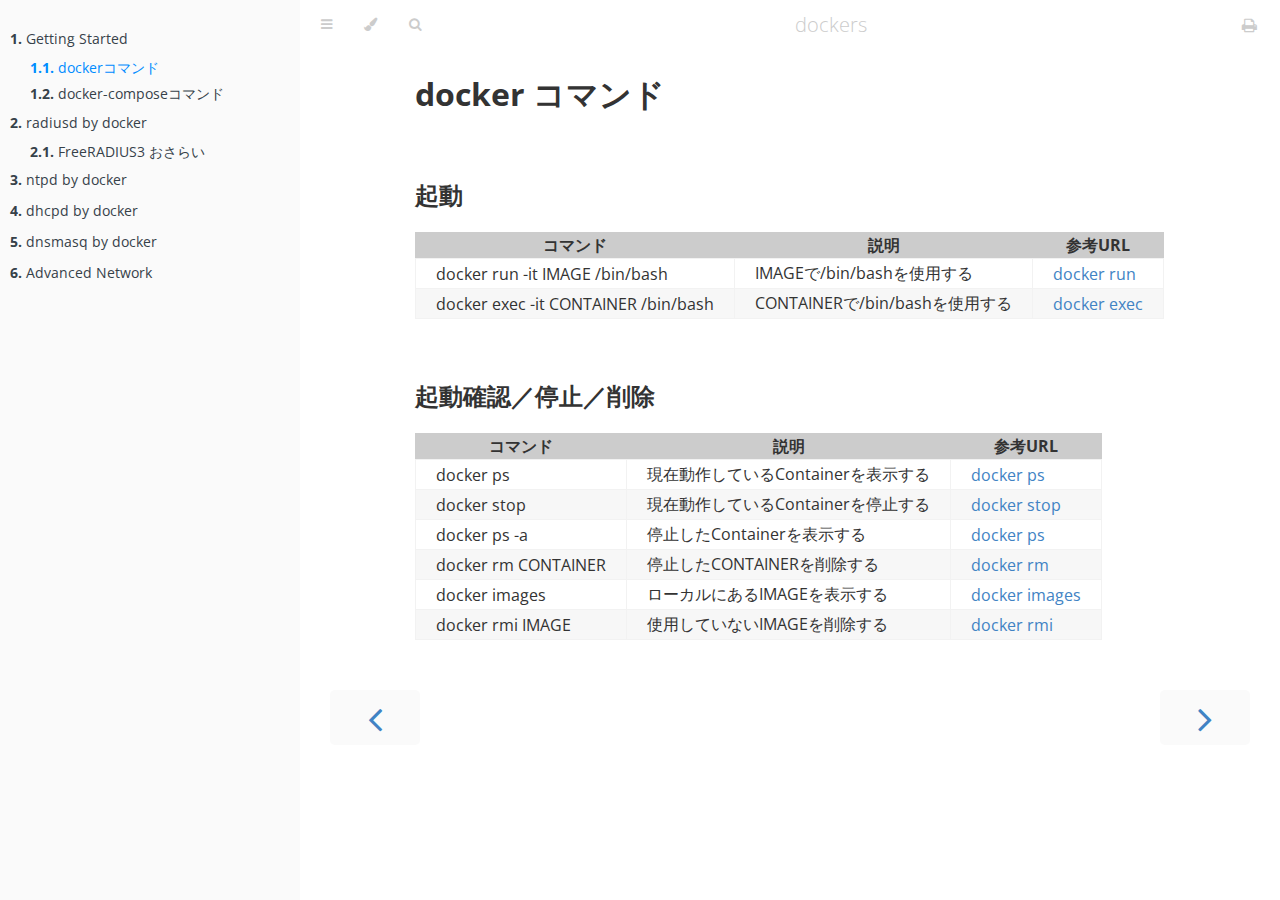
<file: docs/docker_command.html>
<!DOCTYPE HTML>
<html lang="en" class="sidebar-visible no-js">
    <head>
        <!-- Book generated using mdBook -->
        <meta charset="UTF-8">
        <title>dockerコマンド - dockers</title>
        

        <meta content="text/html; charset=utf-8" http-equiv="Content-Type">
        <meta name="description" content="">
        <meta name="viewport" content="width=device-width, initial-scale=1">
        <meta name="theme-color" content="#ffffff" />

        <link rel="shortcut icon" href="favicon.png">
        <link rel="stylesheet" href="css/variables.css">
        <link rel="stylesheet" href="css/general.css">
        <link rel="stylesheet" href="css/chrome.css">
        <link rel="stylesheet" href="css/print.css" media="print">

        <!-- Fonts -->
        <link rel="stylesheet" href="FontAwesome/css/font-awesome.css">
        <link href="https://fonts.googleapis.com/css?family=Open+Sans:300italic,400italic,600italic,700italic,800italic,400,300,600,700,800" rel="stylesheet" type="text/css">
        <link href="https://fonts.googleapis.com/css?family=Source+Code+Pro:500" rel="stylesheet" type="text/css">

        <!-- Highlight.js Stylesheets -->
        <link rel="stylesheet" href="highlight.css">
        <link rel="stylesheet" href="tomorrow-night.css">
        <link rel="stylesheet" href="ayu-highlight.css">

        <!-- Custom theme stylesheets -->
        
        <link rel="stylesheet" href="book-src/custom.css">
        

        
    </head>
    <body class="light">
        <!-- Provide site root to javascript -->
        <script type="text/javascript">
            var path_to_root = "";
            var default_theme = "light";
        </script>

        <!-- Work around some values being stored in localStorage wrapped in quotes -->
        <script type="text/javascript">
            try {
                var theme = localStorage.getItem('mdbook-theme');
                var sidebar = localStorage.getItem('mdbook-sidebar');

                if (theme.startsWith('"') && theme.endsWith('"')) {
                    localStorage.setItem('mdbook-theme', theme.slice(1, theme.length - 1));
                }

                if (sidebar.startsWith('"') && sidebar.endsWith('"')) {
                    localStorage.setItem('mdbook-sidebar', sidebar.slice(1, sidebar.length - 1));
                }
            } catch (e) { }
        </script>

        <!-- Set the theme before any content is loaded, prevents flash -->
        <script type="text/javascript">
            var theme;
            try { theme = localStorage.getItem('mdbook-theme'); } catch(e) { }
            if (theme === null || theme === undefined) { theme = default_theme; }
            document.body.className = theme;
            document.querySelector('html').className = theme + ' js';
        </script>

        <!-- Hide / unhide sidebar before it is displayed -->
        <script type="text/javascript">
            var html = document.querySelector('html');
            var sidebar = 'hidden';
            if (document.body.clientWidth >= 1080) {
                try { sidebar = localStorage.getItem('mdbook-sidebar'); } catch(e) { }
                sidebar = sidebar || 'visible';
            }
            html.classList.remove('sidebar-visible');
            html.classList.add("sidebar-" + sidebar);
        </script>

        <nav id="sidebar" class="sidebar" aria-label="Table of contents">
            <div class="sidebar-scrollbox">
                <ol class="chapter"><li><a href="getting_started.html"><strong aria-hidden="true">1.</strong> Getting Started</a></li><li><ol class="section"><li><a href="docker_command.html" class="active"><strong aria-hidden="true">1.1.</strong> dockerコマンド</a></li><li><a href="docker_compose_command.html"><strong aria-hidden="true">1.2.</strong> docker-composeコマンド</a></li></ol></li><li><a href="alpine-freeradius.html"><strong aria-hidden="true">2.</strong> radiusd by docker</a></li><li><ol class="section"><li><a href="radius_centos7.html"><strong aria-hidden="true">2.1.</strong> FreeRADIUS3 おさらい</a></li></ol></li><li><a href="alpine-ntpd.html"><strong aria-hidden="true">3.</strong> ntpd by docker</a></li><li><a href="alpine-dhcpd.html"><strong aria-hidden="true">4.</strong> dhcpd by docker</a></li><li><a href="alpine-dnsmasq.html"><strong aria-hidden="true">5.</strong> dnsmasq by docker</a></li><li><a href="advanced-network.html"><strong aria-hidden="true">6.</strong> Advanced Network</a></li></ol>
            </div>
            <div id="sidebar-resize-handle" class="sidebar-resize-handle"></div>
        </nav>

        <div id="page-wrapper" class="page-wrapper">

            <div class="page">
                
                <div id="menu-bar" class="menu-bar">
                    <div id="menu-bar-sticky-container">
                        <div class="left-buttons">
                            <button id="sidebar-toggle" class="icon-button" type="button" title="Toggle Table of Contents" aria-label="Toggle Table of Contents" aria-controls="sidebar">
                                <i class="fa fa-bars"></i>
                            </button>
                            <button id="theme-toggle" class="icon-button" type="button" title="Change theme" aria-label="Change theme" aria-haspopup="true" aria-expanded="false" aria-controls="theme-list">
                                <i class="fa fa-paint-brush"></i>
                            </button>
                            <ul id="theme-list" class="theme-popup" aria-label="Themes" role="menu">
                                <li role="none"><button role="menuitem" class="theme" id="light">Light (default)</button></li>
                                <li role="none"><button role="menuitem" class="theme" id="rust">Rust</button></li>
                                <li role="none"><button role="menuitem" class="theme" id="coal">Coal</button></li>
                                <li role="none"><button role="menuitem" class="theme" id="navy">Navy</button></li>
                                <li role="none"><button role="menuitem" class="theme" id="ayu">Ayu</button></li>
                            </ul>
                            
                            <button id="search-toggle" class="icon-button" type="button" title="Search. (Shortkey: s)" aria-label="Toggle Searchbar" aria-expanded="false" aria-keyshortcuts="S" aria-controls="searchbar">
                                <i class="fa fa-search"></i>
                            </button>
                            
                        </div>

                        <h1 class="menu-title">dockers</h1>

                        <div class="right-buttons">
                            <a href="print.html" title="Print this book" aria-label="Print this book">
                                <i id="print-button" class="fa fa-print"></i>
                            </a>
                            
                        </div>
                    </div>
                </div>

                
                <div id="search-wrapper" class="hidden">
                    <form id="searchbar-outer" class="searchbar-outer">
                        <input type="search" name="search" id="searchbar" name="searchbar" placeholder="Search this book ..." aria-controls="searchresults-outer" aria-describedby="searchresults-header">
                    </form>
                    <div id="searchresults-outer" class="searchresults-outer hidden">
                        <div id="searchresults-header" class="searchresults-header"></div>
                        <ul id="searchresults">
                        </ul>
                    </div>
                </div>
                

                <!-- Apply ARIA attributes after the sidebar and the sidebar toggle button are added to the DOM -->
                <script type="text/javascript">
                    document.getElementById('sidebar-toggle').setAttribute('aria-expanded', sidebar === 'visible');
                    document.getElementById('sidebar').setAttribute('aria-hidden', sidebar !== 'visible');
                    Array.from(document.querySelectorAll('#sidebar a')).forEach(function(link) {
                        link.setAttribute('tabIndex', sidebar === 'visible' ? 0 : -1);
                    });
                </script>

                <div id="content" class="content">
                    <main>
                        <a class="header" href="#docker-コマンド" id="docker-コマンド"><h1>docker コマンド</h1></a>
<a class="header" href="#起動" id="起動"><h2>起動</h2></a>
<table><thead><tr><th> コマンド </th><th> 説明 </th><th> 参考URL </th></tr></thead><tbody>
<tr><td> docker run -it IMAGE /bin/bash</td><td>IMAGEで/bin/bashを使用する</td><td> <a href="https://docs.docker.com/engine/reference/commandline/run/">docker run</a> </td></tr>
<tr><td> docker exec -it CONTAINER /bin/bash </td><td>CONTAINERで/bin/bashを使用する</td><td> <a href="https://docs.docker.com/engine/reference/commandline/exec/">docker exec</a> </td></tr>
</tbody></table>
<a class="header" href="#起動確認停止削除" id="起動確認停止削除"><h2>起動確認／停止／削除</h2></a>
<table><thead><tr><th> コマンド </th><th> 説明 </th><th> 参考URL </th></tr></thead><tbody>
<tr><td> docker ps    </td><td>現在動作しているContainerを表示する</td><td> <a href="https://docs.docker.com/engine/reference/commandline/ps/">docker ps</a> </td></tr>
<tr><td> docker stop  </td><td>現在動作しているContainerを停止する</td><td> <a href="https://docs.docker.com/engine/reference/commandline/stop/">docker stop</a> </td></tr>
<tr><td> docker ps -a </td><td>停止したContainerを表示する</td><td> <a href="https://docs.docker.com/engine/reference/commandline/ps/">docker ps</a> </td></tr>
<tr><td> docker rm CONTAINER </td><td>停止したCONTAINERを削除する</td><td> <a href="https://docs.docker.com/engine/reference/commandline/rm/">docker rm</a> </td></tr>
<tr><td> docker images </td><td>ローカルにあるIMAGEを表示する</td><td> <a href="https://docs.docker.com/engine/reference/commandline/images/">docker images</a> </td></tr>
<tr><td> docker rmi IMAGE </td><td>使用していないIMAGEを削除する</td><td> <a href="https://docs.docker.com/engine/reference/commandline/rmi/">docker rmi</a> </td></tr>
</tbody></table>

                    </main>

                    <nav class="nav-wrapper" aria-label="Page navigation">
                        <!-- Mobile navigation buttons -->
                        
                            <a rel="prev" href="getting_started.html" class="mobile-nav-chapters previous" title="Previous chapter" aria-label="Previous chapter" aria-keyshortcuts="Left">
                                <i class="fa fa-angle-left"></i>
                            </a>
                        

                        
                            <a rel="next" href="docker_compose_command.html" class="mobile-nav-chapters next" title="Next chapter" aria-label="Next chapter" aria-keyshortcuts="Right">
                                <i class="fa fa-angle-right"></i>
                            </a>
                        

                        <div style="clear: both"></div>
                    </nav>
                </div>
            </div>

            <nav class="nav-wide-wrapper" aria-label="Page navigation">
                
                    <a href="getting_started.html" class="nav-chapters previous" title="Previous chapter" aria-label="Previous chapter" aria-keyshortcuts="Left">
                        <i class="fa fa-angle-left"></i>
                    </a>
                

                
                    <a href="docker_compose_command.html" class="nav-chapters next" title="Next chapter" aria-label="Next chapter" aria-keyshortcuts="Right">
                        <i class="fa fa-angle-right"></i>
                    </a>
                
            </nav>

        </div>

        
        <!-- Livereload script (if served using the cli tool) -->
        <script type="text/javascript">
            var socket = new WebSocket("ws://localhost:10001");
            socket.onmessage = function (event) {
                if (event.data === "reload") {
                    socket.close();
                    location.reload(true); // force reload from server (not from cache)
                }
            };

            window.onbeforeunload = function() {
                socket.close();
            }
        </script>
        

        

        

        
        <script src="elasticlunr.min.js" type="text/javascript" charset="utf-8"></script>
        <script src="mark.min.js" type="text/javascript" charset="utf-8"></script>
        <script src="searcher.js" type="text/javascript" charset="utf-8"></script>
        

        <script src="clipboard.min.js" type="text/javascript" charset="utf-8"></script>
        <script src="highlight.js" type="text/javascript" charset="utf-8"></script>
        <script src="book.js" type="text/javascript" charset="utf-8"></script>

        <!-- Custom JS scripts -->
        

        

    </body>
</html>
</file>
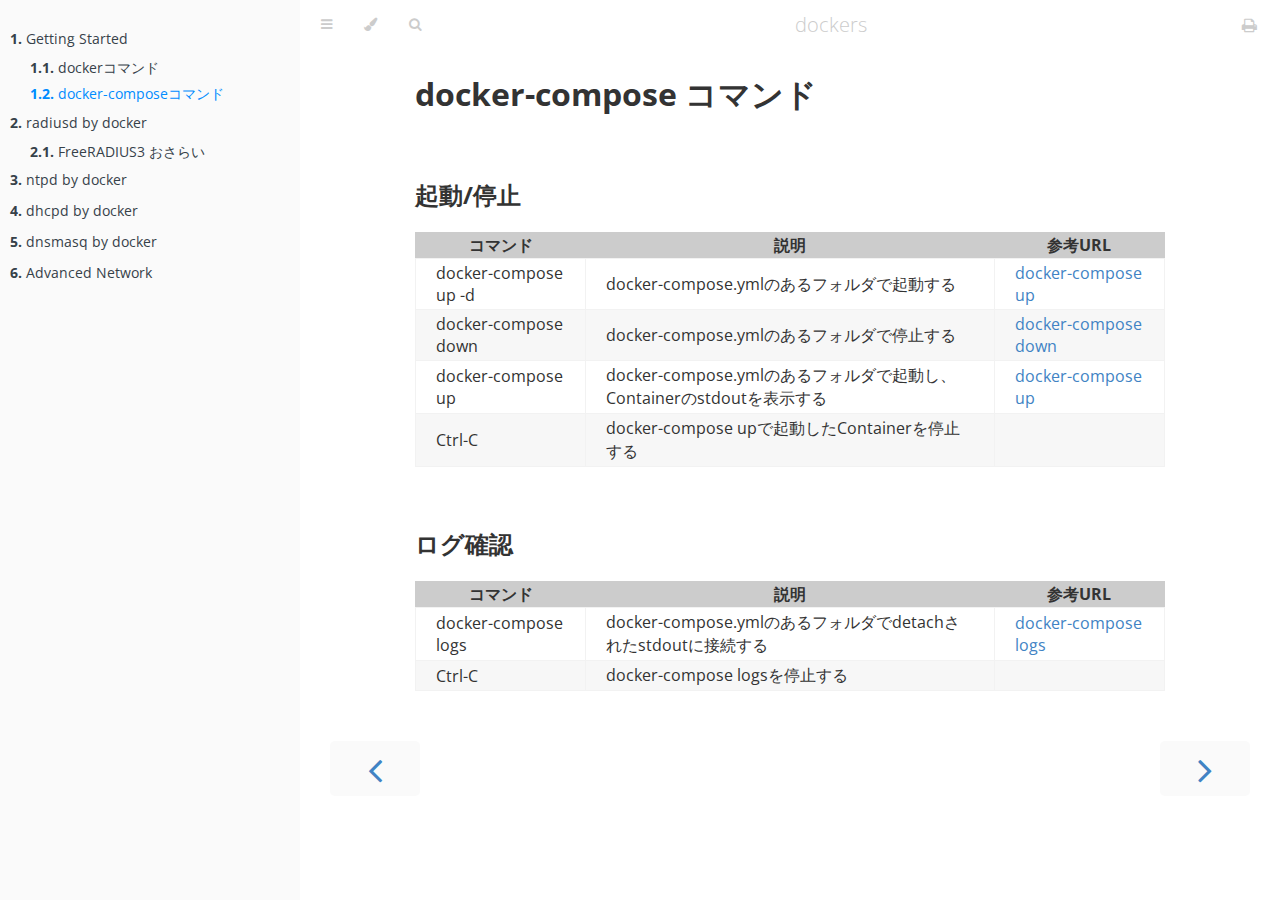
<file: docs/docker_compose_command.html>
<!DOCTYPE HTML>
<html lang="en" class="sidebar-visible no-js">
    <head>
        <!-- Book generated using mdBook -->
        <meta charset="UTF-8">
        <title>docker-composeコマンド - dockers</title>
        

        <meta content="text/html; charset=utf-8" http-equiv="Content-Type">
        <meta name="description" content="">
        <meta name="viewport" content="width=device-width, initial-scale=1">
        <meta name="theme-color" content="#ffffff" />

        <link rel="shortcut icon" href="favicon.png">
        <link rel="stylesheet" href="css/variables.css">
        <link rel="stylesheet" href="css/general.css">
        <link rel="stylesheet" href="css/chrome.css">
        <link rel="stylesheet" href="css/print.css" media="print">

        <!-- Fonts -->
        <link rel="stylesheet" href="FontAwesome/css/font-awesome.css">
        <link href="https://fonts.googleapis.com/css?family=Open+Sans:300italic,400italic,600italic,700italic,800italic,400,300,600,700,800" rel="stylesheet" type="text/css">
        <link href="https://fonts.googleapis.com/css?family=Source+Code+Pro:500" rel="stylesheet" type="text/css">

        <!-- Highlight.js Stylesheets -->
        <link rel="stylesheet" href="highlight.css">
        <link rel="stylesheet" href="tomorrow-night.css">
        <link rel="stylesheet" href="ayu-highlight.css">

        <!-- Custom theme stylesheets -->
        
        <link rel="stylesheet" href="book-src/custom.css">
        

        
    </head>
    <body class="light">
        <!-- Provide site root to javascript -->
        <script type="text/javascript">
            var path_to_root = "";
            var default_theme = "light";
        </script>

        <!-- Work around some values being stored in localStorage wrapped in quotes -->
        <script type="text/javascript">
            try {
                var theme = localStorage.getItem('mdbook-theme');
                var sidebar = localStorage.getItem('mdbook-sidebar');

                if (theme.startsWith('"') && theme.endsWith('"')) {
                    localStorage.setItem('mdbook-theme', theme.slice(1, theme.length - 1));
                }

                if (sidebar.startsWith('"') && sidebar.endsWith('"')) {
                    localStorage.setItem('mdbook-sidebar', sidebar.slice(1, sidebar.length - 1));
                }
            } catch (e) { }
        </script>

        <!-- Set the theme before any content is loaded, prevents flash -->
        <script type="text/javascript">
            var theme;
            try { theme = localStorage.getItem('mdbook-theme'); } catch(e) { }
            if (theme === null || theme === undefined) { theme = default_theme; }
            document.body.className = theme;
            document.querySelector('html').className = theme + ' js';
        </script>

        <!-- Hide / unhide sidebar before it is displayed -->
        <script type="text/javascript">
            var html = document.querySelector('html');
            var sidebar = 'hidden';
            if (document.body.clientWidth >= 1080) {
                try { sidebar = localStorage.getItem('mdbook-sidebar'); } catch(e) { }
                sidebar = sidebar || 'visible';
            }
            html.classList.remove('sidebar-visible');
            html.classList.add("sidebar-" + sidebar);
        </script>

        <nav id="sidebar" class="sidebar" aria-label="Table of contents">
            <div class="sidebar-scrollbox">
                <ol class="chapter"><li><a href="getting_started.html"><strong aria-hidden="true">1.</strong> Getting Started</a></li><li><ol class="section"><li><a href="docker_command.html"><strong aria-hidden="true">1.1.</strong> dockerコマンド</a></li><li><a href="docker_compose_command.html" class="active"><strong aria-hidden="true">1.2.</strong> docker-composeコマンド</a></li></ol></li><li><a href="alpine-freeradius.html"><strong aria-hidden="true">2.</strong> radiusd by docker</a></li><li><ol class="section"><li><a href="radius_centos7.html"><strong aria-hidden="true">2.1.</strong> FreeRADIUS3 おさらい</a></li></ol></li><li><a href="alpine-ntpd.html"><strong aria-hidden="true">3.</strong> ntpd by docker</a></li><li><a href="alpine-dhcpd.html"><strong aria-hidden="true">4.</strong> dhcpd by docker</a></li><li><a href="alpine-dnsmasq.html"><strong aria-hidden="true">5.</strong> dnsmasq by docker</a></li><li><a href="advanced-network.html"><strong aria-hidden="true">6.</strong> Advanced Network</a></li></ol>
            </div>
            <div id="sidebar-resize-handle" class="sidebar-resize-handle"></div>
        </nav>

        <div id="page-wrapper" class="page-wrapper">

            <div class="page">
                
                <div id="menu-bar" class="menu-bar">
                    <div id="menu-bar-sticky-container">
                        <div class="left-buttons">
                            <button id="sidebar-toggle" class="icon-button" type="button" title="Toggle Table of Contents" aria-label="Toggle Table of Contents" aria-controls="sidebar">
                                <i class="fa fa-bars"></i>
                            </button>
                            <button id="theme-toggle" class="icon-button" type="button" title="Change theme" aria-label="Change theme" aria-haspopup="true" aria-expanded="false" aria-controls="theme-list">
                                <i class="fa fa-paint-brush"></i>
                            </button>
                            <ul id="theme-list" class="theme-popup" aria-label="Themes" role="menu">
                                <li role="none"><button role="menuitem" class="theme" id="light">Light (default)</button></li>
                                <li role="none"><button role="menuitem" class="theme" id="rust">Rust</button></li>
                                <li role="none"><button role="menuitem" class="theme" id="coal">Coal</button></li>
                                <li role="none"><button role="menuitem" class="theme" id="navy">Navy</button></li>
                                <li role="none"><button role="menuitem" class="theme" id="ayu">Ayu</button></li>
                            </ul>
                            
                            <button id="search-toggle" class="icon-button" type="button" title="Search. (Shortkey: s)" aria-label="Toggle Searchbar" aria-expanded="false" aria-keyshortcuts="S" aria-controls="searchbar">
                                <i class="fa fa-search"></i>
                            </button>
                            
                        </div>

                        <h1 class="menu-title">dockers</h1>

                        <div class="right-buttons">
                            <a href="print.html" title="Print this book" aria-label="Print this book">
                                <i id="print-button" class="fa fa-print"></i>
                            </a>
                            
                        </div>
                    </div>
                </div>

                
                <div id="search-wrapper" class="hidden">
                    <form id="searchbar-outer" class="searchbar-outer">
                        <input type="search" name="search" id="searchbar" name="searchbar" placeholder="Search this book ..." aria-controls="searchresults-outer" aria-describedby="searchresults-header">
                    </form>
                    <div id="searchresults-outer" class="searchresults-outer hidden">
                        <div id="searchresults-header" class="searchresults-header"></div>
                        <ul id="searchresults">
                        </ul>
                    </div>
                </div>
                

                <!-- Apply ARIA attributes after the sidebar and the sidebar toggle button are added to the DOM -->
                <script type="text/javascript">
                    document.getElementById('sidebar-toggle').setAttribute('aria-expanded', sidebar === 'visible');
                    document.getElementById('sidebar').setAttribute('aria-hidden', sidebar !== 'visible');
                    Array.from(document.querySelectorAll('#sidebar a')).forEach(function(link) {
                        link.setAttribute('tabIndex', sidebar === 'visible' ? 0 : -1);
                    });
                </script>

                <div id="content" class="content">
                    <main>
                        <a class="header" href="#docker-compose-コマンド" id="docker-compose-コマンド"><h1>docker-compose コマンド</h1></a>
<a class="header" href="#起動停止" id="起動停止"><h2>起動/停止</h2></a>
<table><thead><tr><th> コマンド </th><th> 説明 </th><th> 参考URL </th></tr></thead><tbody>
<tr><td> docker-compose up -d</td><td>docker-compose.ymlのあるフォルダで起動する</td><td> <a href="https://docs.docker.com/compose/reference/up/">docker-compose up</a> </td></tr>
<tr><td> docker-compose down</td><td>docker-compose.ymlのあるフォルダで停止する</td><td> <a href="https://docs.docker.com/compose/reference/down/">docker-compose down</a> </td></tr>
<tr><td> docker-compose up</td><td>docker-compose.ymlのあるフォルダで起動し、Containerのstdoutを表示する</td><td> <a href="https://docs.docker.com/compose/reference/up/">docker-compose up</a> </td></tr>
<tr><td> Ctrl-C </td><td> docker-compose upで起動したContainerを停止する</td><td> </td></tr>
</tbody></table>
<a class="header" href="#ログ確認" id="ログ確認"><h2>ログ確認</h2></a>
<table><thead><tr><th> コマンド </th><th> 説明 </th><th> 参考URL </th></tr></thead><tbody>
<tr><td> docker-compose logs</td><td>docker-compose.ymlのあるフォルダでdetachされたstdoutに接続する</td><td> <a href="https://docs.docker.com/compose/reference/up/">docker-compose logs</a> </td></tr>
<tr><td> Ctrl-C </td><td> docker-compose logsを停止する</td><td> </td></tr>
</tbody></table>

                    </main>

                    <nav class="nav-wrapper" aria-label="Page navigation">
                        <!-- Mobile navigation buttons -->
                        
                            <a rel="prev" href="docker_command.html" class="mobile-nav-chapters previous" title="Previous chapter" aria-label="Previous chapter" aria-keyshortcuts="Left">
                                <i class="fa fa-angle-left"></i>
                            </a>
                        

                        
                            <a rel="next" href="alpine-freeradius.html" class="mobile-nav-chapters next" title="Next chapter" aria-label="Next chapter" aria-keyshortcuts="Right">
                                <i class="fa fa-angle-right"></i>
                            </a>
                        

                        <div style="clear: both"></div>
                    </nav>
                </div>
            </div>

            <nav class="nav-wide-wrapper" aria-label="Page navigation">
                
                    <a href="docker_command.html" class="nav-chapters previous" title="Previous chapter" aria-label="Previous chapter" aria-keyshortcuts="Left">
                        <i class="fa fa-angle-left"></i>
                    </a>
                

                
                    <a href="alpine-freeradius.html" class="nav-chapters next" title="Next chapter" aria-label="Next chapter" aria-keyshortcuts="Right">
                        <i class="fa fa-angle-right"></i>
                    </a>
                
            </nav>

        </div>

        
        <!-- Livereload script (if served using the cli tool) -->
        <script type="text/javascript">
            var socket = new WebSocket("ws://localhost:10001");
            socket.onmessage = function (event) {
                if (event.data === "reload") {
                    socket.close();
                    location.reload(true); // force reload from server (not from cache)
                }
            };

            window.onbeforeunload = function() {
                socket.close();
            }
        </script>
        

        

        

        
        <script src="elasticlunr.min.js" type="text/javascript" charset="utf-8"></script>
        <script src="mark.min.js" type="text/javascript" charset="utf-8"></script>
        <script src="searcher.js" type="text/javascript" charset="utf-8"></script>
        

        <script src="clipboard.min.js" type="text/javascript" charset="utf-8"></script>
        <script src="highlight.js" type="text/javascript" charset="utf-8"></script>
        <script src="book.js" type="text/javascript" charset="utf-8"></script>

        <!-- Custom JS scripts -->
        

        

    </body>
</html>
</file>
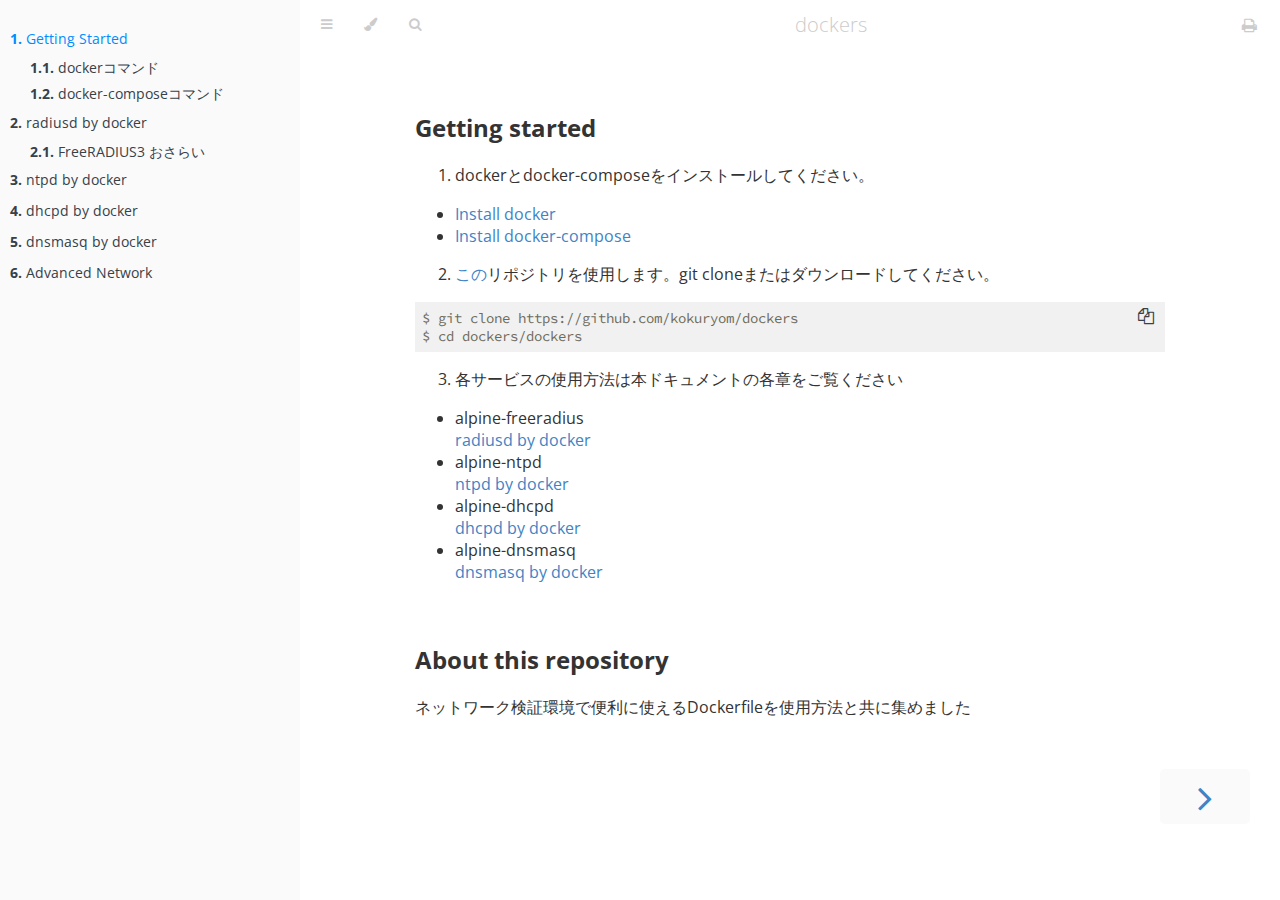
<file: docs/getting_started.html>
<!DOCTYPE HTML>
<html lang="en" class="sidebar-visible no-js">
    <head>
        <!-- Book generated using mdBook -->
        <meta charset="UTF-8">
        <title>Getting Started - dockers</title>
        

        <meta content="text/html; charset=utf-8" http-equiv="Content-Type">
        <meta name="description" content="">
        <meta name="viewport" content="width=device-width, initial-scale=1">
        <meta name="theme-color" content="#ffffff" />

        <link rel="shortcut icon" href="favicon.png">
        <link rel="stylesheet" href="css/variables.css">
        <link rel="stylesheet" href="css/general.css">
        <link rel="stylesheet" href="css/chrome.css">
        <link rel="stylesheet" href="css/print.css" media="print">

        <!-- Fonts -->
        <link rel="stylesheet" href="FontAwesome/css/font-awesome.css">
        <link href="https://fonts.googleapis.com/css?family=Open+Sans:300italic,400italic,600italic,700italic,800italic,400,300,600,700,800" rel="stylesheet" type="text/css">
        <link href="https://fonts.googleapis.com/css?family=Source+Code+Pro:500" rel="stylesheet" type="text/css">

        <!-- Highlight.js Stylesheets -->
        <link rel="stylesheet" href="highlight.css">
        <link rel="stylesheet" href="tomorrow-night.css">
        <link rel="stylesheet" href="ayu-highlight.css">

        <!-- Custom theme stylesheets -->
        
        <link rel="stylesheet" href="book-src/custom.css">
        

        
    </head>
    <body class="light">
        <!-- Provide site root to javascript -->
        <script type="text/javascript">
            var path_to_root = "";
            var default_theme = "light";
        </script>

        <!-- Work around some values being stored in localStorage wrapped in quotes -->
        <script type="text/javascript">
            try {
                var theme = localStorage.getItem('mdbook-theme');
                var sidebar = localStorage.getItem('mdbook-sidebar');

                if (theme.startsWith('"') && theme.endsWith('"')) {
                    localStorage.setItem('mdbook-theme', theme.slice(1, theme.length - 1));
                }

                if (sidebar.startsWith('"') && sidebar.endsWith('"')) {
                    localStorage.setItem('mdbook-sidebar', sidebar.slice(1, sidebar.length - 1));
                }
            } catch (e) { }
        </script>

        <!-- Set the theme before any content is loaded, prevents flash -->
        <script type="text/javascript">
            var theme;
            try { theme = localStorage.getItem('mdbook-theme'); } catch(e) { }
            if (theme === null || theme === undefined) { theme = default_theme; }
            document.body.className = theme;
            document.querySelector('html').className = theme + ' js';
        </script>

        <!-- Hide / unhide sidebar before it is displayed -->
        <script type="text/javascript">
            var html = document.querySelector('html');
            var sidebar = 'hidden';
            if (document.body.clientWidth >= 1080) {
                try { sidebar = localStorage.getItem('mdbook-sidebar'); } catch(e) { }
                sidebar = sidebar || 'visible';
            }
            html.classList.remove('sidebar-visible');
            html.classList.add("sidebar-" + sidebar);
        </script>

        <nav id="sidebar" class="sidebar" aria-label="Table of contents">
            <div class="sidebar-scrollbox">
                <ol class="chapter"><li><a href="getting_started.html" class="active"><strong aria-hidden="true">1.</strong> Getting Started</a></li><li><ol class="section"><li><a href="docker_command.html"><strong aria-hidden="true">1.1.</strong> dockerコマンド</a></li><li><a href="docker_compose_command.html"><strong aria-hidden="true">1.2.</strong> docker-composeコマンド</a></li></ol></li><li><a href="alpine-freeradius.html"><strong aria-hidden="true">2.</strong> radiusd by docker</a></li><li><ol class="section"><li><a href="radius_centos7.html"><strong aria-hidden="true">2.1.</strong> FreeRADIUS3 おさらい</a></li></ol></li><li><a href="alpine-ntpd.html"><strong aria-hidden="true">3.</strong> ntpd by docker</a></li><li><a href="alpine-dhcpd.html"><strong aria-hidden="true">4.</strong> dhcpd by docker</a></li><li><a href="alpine-dnsmasq.html"><strong aria-hidden="true">5.</strong> dnsmasq by docker</a></li><li><a href="advanced-network.html"><strong aria-hidden="true">6.</strong> Advanced Network</a></li></ol>
            </div>
            <div id="sidebar-resize-handle" class="sidebar-resize-handle"></div>
        </nav>

        <div id="page-wrapper" class="page-wrapper">

            <div class="page">
                
                <div id="menu-bar" class="menu-bar">
                    <div id="menu-bar-sticky-container">
                        <div class="left-buttons">
                            <button id="sidebar-toggle" class="icon-button" type="button" title="Toggle Table of Contents" aria-label="Toggle Table of Contents" aria-controls="sidebar">
                                <i class="fa fa-bars"></i>
                            </button>
                            <button id="theme-toggle" class="icon-button" type="button" title="Change theme" aria-label="Change theme" aria-haspopup="true" aria-expanded="false" aria-controls="theme-list">
                                <i class="fa fa-paint-brush"></i>
                            </button>
                            <ul id="theme-list" class="theme-popup" aria-label="Themes" role="menu">
                                <li role="none"><button role="menuitem" class="theme" id="light">Light (default)</button></li>
                                <li role="none"><button role="menuitem" class="theme" id="rust">Rust</button></li>
                                <li role="none"><button role="menuitem" class="theme" id="coal">Coal</button></li>
                                <li role="none"><button role="menuitem" class="theme" id="navy">Navy</button></li>
                                <li role="none"><button role="menuitem" class="theme" id="ayu">Ayu</button></li>
                            </ul>
                            
                            <button id="search-toggle" class="icon-button" type="button" title="Search. (Shortkey: s)" aria-label="Toggle Searchbar" aria-expanded="false" aria-keyshortcuts="S" aria-controls="searchbar">
                                <i class="fa fa-search"></i>
                            </button>
                            
                        </div>

                        <h1 class="menu-title">dockers</h1>

                        <div class="right-buttons">
                            <a href="print.html" title="Print this book" aria-label="Print this book">
                                <i id="print-button" class="fa fa-print"></i>
                            </a>
                            
                        </div>
                    </div>
                </div>

                
                <div id="search-wrapper" class="hidden">
                    <form id="searchbar-outer" class="searchbar-outer">
                        <input type="search" name="search" id="searchbar" name="searchbar" placeholder="Search this book ..." aria-controls="searchresults-outer" aria-describedby="searchresults-header">
                    </form>
                    <div id="searchresults-outer" class="searchresults-outer hidden">
                        <div id="searchresults-header" class="searchresults-header"></div>
                        <ul id="searchresults">
                        </ul>
                    </div>
                </div>
                

                <!-- Apply ARIA attributes after the sidebar and the sidebar toggle button are added to the DOM -->
                <script type="text/javascript">
                    document.getElementById('sidebar-toggle').setAttribute('aria-expanded', sidebar === 'visible');
                    document.getElementById('sidebar').setAttribute('aria-hidden', sidebar !== 'visible');
                    Array.from(document.querySelectorAll('#sidebar a')).forEach(function(link) {
                        link.setAttribute('tabIndex', sidebar === 'visible' ? 0 : -1);
                    });
                </script>

                <div id="content" class="content">
                    <main>
                        <a class="header" href="#getting-started" id="getting-started"><h2>Getting started</h2></a>
<ol>
<li>dockerとdocker-composeをインストールしてください。</li>
</ol>
<ul>
<li><a href="https://docs.docker.com/install/linux/docker-ce/centos/">Install docker</a></li>
<li><a href="https://docs.docker.com/compose/install/">Install docker-compose</a></li>
</ul>
<ol start="2">
<li><a href="https://github.com/kokuryom/dockers">この</a>リポジトリを使用します。git cloneまたはダウンロードしてください。</li>
</ol>
<pre><code>$ git clone https://github.com/kokuryom/dockers
$ cd dockers/dockers
</code></pre>
<ol start="3">
<li>各サービスの使用方法は本ドキュメントの各章をご覧ください</li>
</ol>
<ul>
<li>alpine-freeradius<br />
<a href="/alpine-freeradius.html">radiusd by docker</a></li>
<li>alpine-ntpd<br />
<a href="/alpine-ntpd.html">ntpd by docker</a></li>
<li>alpine-dhcpd<br />
<a href="/alpine-dhcpd.html">dhcpd by docker</a></li>
<li>alpine-dnsmasq<br />
<a href="/alpine-dnsmasq.html">dnsmasq by docker</a></li>
</ul>
<a class="header" href="#about-this-repository" id="about-this-repository"><h2>About this repository</h2></a>
<p>ネットワーク検証環境で便利に使えるDockerfileを使用方法と共に集めました</p>

                    </main>

                    <nav class="nav-wrapper" aria-label="Page navigation">
                        <!-- Mobile navigation buttons -->
                        

                        
                            <a rel="next" href="docker_command.html" class="mobile-nav-chapters next" title="Next chapter" aria-label="Next chapter" aria-keyshortcuts="Right">
                                <i class="fa fa-angle-right"></i>
                            </a>
                        

                        <div style="clear: both"></div>
                    </nav>
                </div>
            </div>

            <nav class="nav-wide-wrapper" aria-label="Page navigation">
                

                
                    <a href="docker_command.html" class="nav-chapters next" title="Next chapter" aria-label="Next chapter" aria-keyshortcuts="Right">
                        <i class="fa fa-angle-right"></i>
                    </a>
                
            </nav>

        </div>

        
        <!-- Livereload script (if served using the cli tool) -->
        <script type="text/javascript">
            var socket = new WebSocket("ws://localhost:10001");
            socket.onmessage = function (event) {
                if (event.data === "reload") {
                    socket.close();
                    location.reload(true); // force reload from server (not from cache)
                }
            };

            window.onbeforeunload = function() {
                socket.close();
            }
        </script>
        

        

        

        
        <script src="elasticlunr.min.js" type="text/javascript" charset="utf-8"></script>
        <script src="mark.min.js" type="text/javascript" charset="utf-8"></script>
        <script src="searcher.js" type="text/javascript" charset="utf-8"></script>
        

        <script src="clipboard.min.js" type="text/javascript" charset="utf-8"></script>
        <script src="highlight.js" type="text/javascript" charset="utf-8"></script>
        <script src="book.js" type="text/javascript" charset="utf-8"></script>

        <!-- Custom JS scripts -->
        

        

    </body>
</html>
</file>
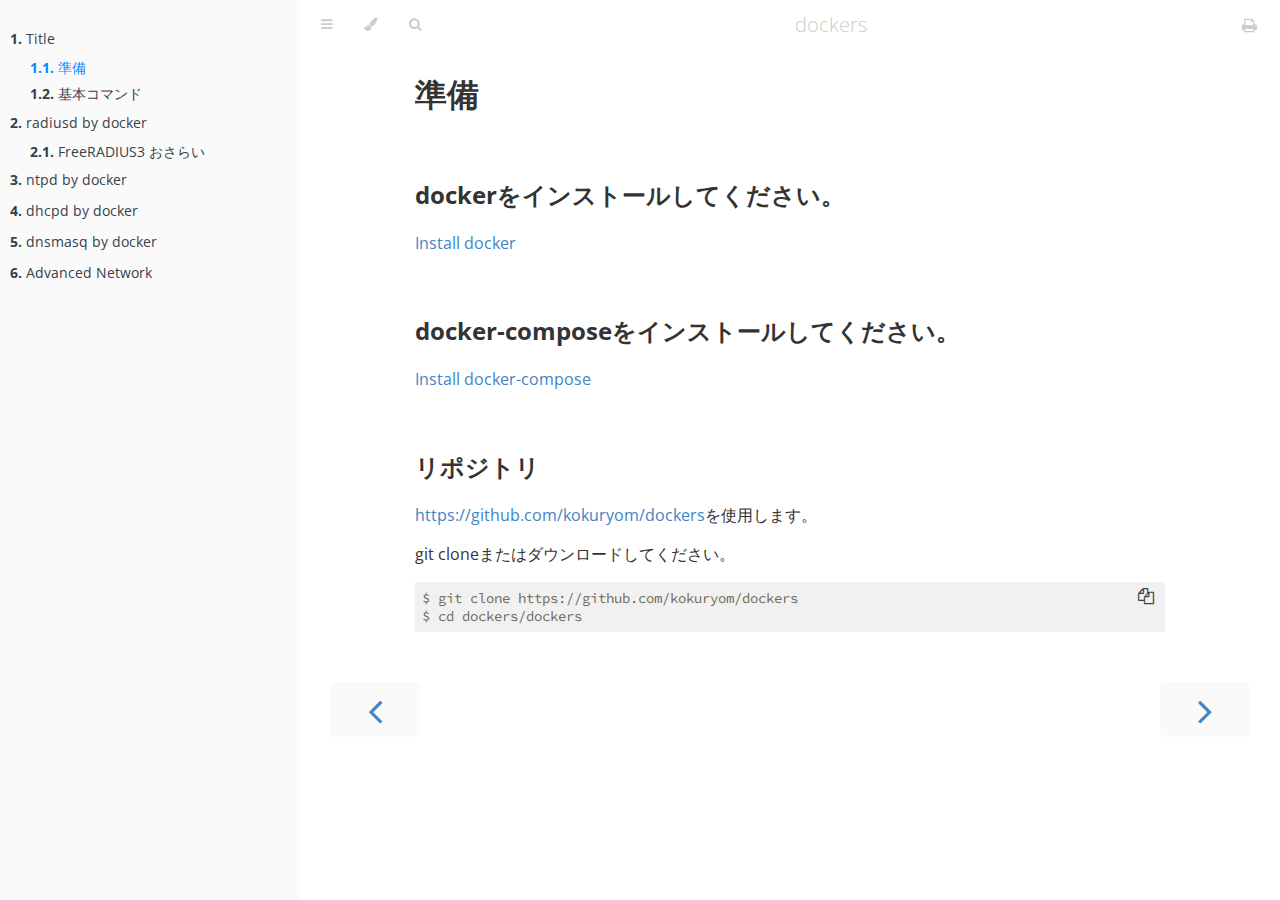
<file: docs/preparation.html>
<!DOCTYPE HTML>
<html lang="en" class="sidebar-visible no-js">
    <head>
        <!-- Book generated using mdBook -->
        <meta charset="UTF-8">
        <title>準備 - dockers</title>
        <meta content="text/html; charset=utf-8" http-equiv="Content-Type">
        <meta name="description" content="">
        <meta name="viewport" content="width=device-width, initial-scale=1">
        <meta name="theme-color" content="#ffffff" />

        <link rel="shortcut icon" href="favicon.png">
        <link rel="stylesheet" href="css/variables.css">
        <link rel="stylesheet" href="css/general.css">
        <link rel="stylesheet" href="css/chrome.css">
        <link rel="stylesheet" href="css/print.css" media="print">

        <!-- Fonts -->
        <link rel="stylesheet" href="FontAwesome/css/font-awesome.css">
        <link href="https://fonts.googleapis.com/css?family=Open+Sans:300italic,400italic,600italic,700italic,800italic,400,300,600,700,800" rel="stylesheet" type="text/css">
        <link href="https://fonts.googleapis.com/css?family=Source+Code+Pro:500" rel="stylesheet" type="text/css">

        <!-- Highlight.js Stylesheets -->
        <link rel="stylesheet" href="highlight.css">
        <link rel="stylesheet" href="tomorrow-night.css">
        <link rel="stylesheet" href="ayu-highlight.css">

        <!-- Custom theme stylesheets -->
        
        <link rel="stylesheet" href="book-src/custom.css">
        

        
    </head>
    <body class="light">
        <!-- Provide site root to javascript -->
        <script type="text/javascript">var path_to_root = "";</script>

        <!-- Work around some values being stored in localStorage wrapped in quotes -->
        <script type="text/javascript">
            try {
                var theme = localStorage.getItem('mdbook-theme');
                var sidebar = localStorage.getItem('mdbook-sidebar');

                if (theme.startsWith('"') && theme.endsWith('"')) {
                    localStorage.setItem('mdbook-theme', theme.slice(1, theme.length - 1));
                }

                if (sidebar.startsWith('"') && sidebar.endsWith('"')) {
                    localStorage.setItem('mdbook-sidebar', sidebar.slice(1, sidebar.length - 1));
                }
            } catch (e) { }
        </script>

        <!-- Set the theme before any content is loaded, prevents flash -->
        <script type="text/javascript">
            var theme;
            try { theme = localStorage.getItem('mdbook-theme'); } catch(e) { } 
            if (theme === null || theme === undefined) { theme = 'light'; }
            document.body.className = theme;
            document.querySelector('html').className = theme + ' js';
        </script>

        <!-- Hide / unhide sidebar before it is displayed -->
        <script type="text/javascript">
            var html = document.querySelector('html');
            var sidebar = 'hidden';
            if (document.body.clientWidth >= 1080) {
                try { sidebar = localStorage.getItem('mdbook-sidebar'); } catch(e) { }
                sidebar = sidebar || 'visible';
            }
            html.classList.remove('sidebar-visible');
            html.classList.add("sidebar-" + sidebar);
        </script>

        <nav id="sidebar" class="sidebar" aria-label="Table of contents">
            <ol class="chapter"><li><a href="title.html"><strong aria-hidden="true">1.</strong> Title</a></li><li><ol class="section"><li><a href="preparation.html" class="active"><strong aria-hidden="true">1.1.</strong> 準備</a></li><li><a href="basic_commands.html"><strong aria-hidden="true">1.2.</strong> 基本コマンド</a></li></ol></li><li><a href="alpine-freeradius.html"><strong aria-hidden="true">2.</strong> radiusd by docker</a></li><li><ol class="section"><li><a href="radius_centos7.html"><strong aria-hidden="true">2.1.</strong> FreeRADIUS3 おさらい</a></li></ol></li><li><a href="alpine-ntpd.html"><strong aria-hidden="true">3.</strong> ntpd by docker</a></li><li><a href="alpine-dhcpd.html"><strong aria-hidden="true">4.</strong> dhcpd by docker</a></li><li><a href="alpine-dnsmasq.html"><strong aria-hidden="true">5.</strong> dnsmasq by docker</a></li><li><a href="advanced-network.html"><strong aria-hidden="true">6.</strong> Advanced Network</a></li></ol>
        </nav>

        <div id="page-wrapper" class="page-wrapper">

            <div class="page">
                
                <div id="menu-bar" class="menu-bar">
                    <div id="menu-bar-sticky-container">
                        <div class="left-buttons">
                            <button id="sidebar-toggle" class="icon-button" type="button" title="Toggle Table of Contents" aria-label="Toggle Table of Contents" aria-controls="sidebar">
                                <i class="fa fa-bars"></i>
                            </button>
                            <button id="theme-toggle" class="icon-button" type="button" title="Change theme" aria-label="Change theme" aria-haspopup="true" aria-expanded="false" aria-controls="theme-list">
                                <i class="fa fa-paint-brush"></i>
                            </button>
                            <ul id="theme-list" class="theme-popup" aria-label="Themes" role="menu">
                                <li role="none"><button role="menuitem" class="theme" id="light">Light <span class="default">(default)</span></button></li>
                                <li role="none"><button role="menuitem" class="theme" id="rust">Rust</button></li>
                                <li role="none"><button role="menuitem" class="theme" id="coal">Coal</button></li>
                                <li role="none"><button role="menuitem" class="theme" id="navy">Navy</button></li>
                                <li role="none"><button role="menuitem" class="theme" id="ayu">Ayu</button></li>
                            </ul>
                            
                            <button id="search-toggle" class="icon-button" type="button" title="Search. (Shortkey: s)" aria-label="Toggle Searchbar" aria-expanded="false" aria-keyshortcuts="S" aria-controls="searchbar">
                                <i class="fa fa-search"></i>
                            </button>
                            
                        </div>

                        <h1 class="menu-title">dockers</h1> 

                        <div class="right-buttons">
                            <a href="print.html" title="Print this book" aria-label="Print this book">
                                <i id="print-button" class="fa fa-print"></i>
                            </a>
                        </div>
                    </div>
                </div>

                
                <div id="search-wrapper" class="hidden">
                    <form id="searchbar-outer" class="searchbar-outer">
                        <input type="search" name="search" id="searchbar" name="searchbar" placeholder="Search this book ..." aria-controls="searchresults-outer" aria-describedby="searchresults-header">
                    </form>
                    <div id="searchresults-outer" class="searchresults-outer hidden">
                        <div id="searchresults-header" class="searchresults-header"></div>
                        <ul id="searchresults">
                        </ul>
                    </div>
                </div>
                

                <!-- Apply ARIA attributes after the sidebar and the sidebar toggle button are added to the DOM -->
                <script type="text/javascript">
                    document.getElementById('sidebar-toggle').setAttribute('aria-expanded', sidebar === 'visible');
                    document.getElementById('sidebar').setAttribute('aria-hidden', sidebar !== 'visible');
                    Array.from(document.querySelectorAll('#sidebar a')).forEach(function(link) {
                        link.setAttribute('tabIndex', sidebar === 'visible' ? 0 : -1);
                    });
                </script>

                <div id="content" class="content">
                    <main>
                        <a class="header" href="#a準備" id="a準備"><h1>準備</h1></a>
<a class="header" href="#dockerをインストールしてください" id="dockerをインストールしてください"><h2>dockerをインストールしてください。</h2></a>
<p><a href="https://docs.docker.com/install/linux/docker-ce/centos/">Install docker</a></p>
<a class="header" href="#docker-composeをインストールしてください" id="docker-composeをインストールしてください"><h2>docker-composeをインストールしてください。</h2></a>
<p><a href="https://docs.docker.com/compose/install/">Install docker-compose</a></p>
<a class="header" href="#aリポジトリ" id="aリポジトリ"><h2>リポジトリ</h2></a>
<p><a href="https://github.com/kokuryom/dockers">https://github.com/kokuryom/dockers</a>を使用します。</p>
<p>git cloneまたはダウンロードしてください。</p>
<pre><code>$ git clone https://github.com/kokuryom/dockers
$ cd dockers/dockers
</code></pre>

                    </main>

                    <nav class="nav-wrapper" aria-label="Page navigation">
                        <!-- Mobile navigation buttons -->
                        
                            <a rel="prev" href="title.html" class="mobile-nav-chapters previous" title="Previous chapter" aria-label="Previous chapter" aria-keyshortcuts="Left">
                                <i class="fa fa-angle-left"></i>
                            </a>
                        

                        
                            <a rel="next" href="basic_commands.html" class="mobile-nav-chapters next" title="Next chapter" aria-label="Next chapter" aria-keyshortcuts="Right">
                                <i class="fa fa-angle-right"></i>
                            </a>
                        

                        <div style="clear: both"></div>
                    </nav>
                </div>
            </div>

            <nav class="nav-wide-wrapper" aria-label="Page navigation">
                
                    <a href="title.html" class="nav-chapters previous" title="Previous chapter" aria-label="Previous chapter" aria-keyshortcuts="Left">
                        <i class="fa fa-angle-left"></i>
                    </a>
                

                
                    <a href="basic_commands.html" class="nav-chapters next" title="Next chapter" aria-label="Next chapter" aria-keyshortcuts="Right">
                        <i class="fa fa-angle-right"></i>
                    </a>
                
            </nav>

        </div>

        
        <!-- Livereload script (if served using the cli tool) -->
        <script type="text/javascript">
            var socket = new WebSocket("ws://localhost:3001");
            socket.onmessage = function (event) {
                if (event.data === "reload") {
                    socket.close();
                    location.reload(true); // force reload from server (not from cache)
                }
            };

            window.onbeforeunload = function() {
                socket.close();
            }
        </script>
        

        

        

        
        <script src="elasticlunr.min.js" type="text/javascript" charset="utf-8"></script>
        <script src="mark.min.js" type="text/javascript" charset="utf-8"></script>
        <script src="searcher.js" type="text/javascript" charset="utf-8"></script>
        

        <script src="clipboard.min.js" type="text/javascript" charset="utf-8"></script>
        <script src="highlight.js" type="text/javascript" charset="utf-8"></script>
        <script src="book.js" type="text/javascript" charset="utf-8"></script>

        <!-- Custom JS scripts -->
        

        

    </body>
</html>
</file>
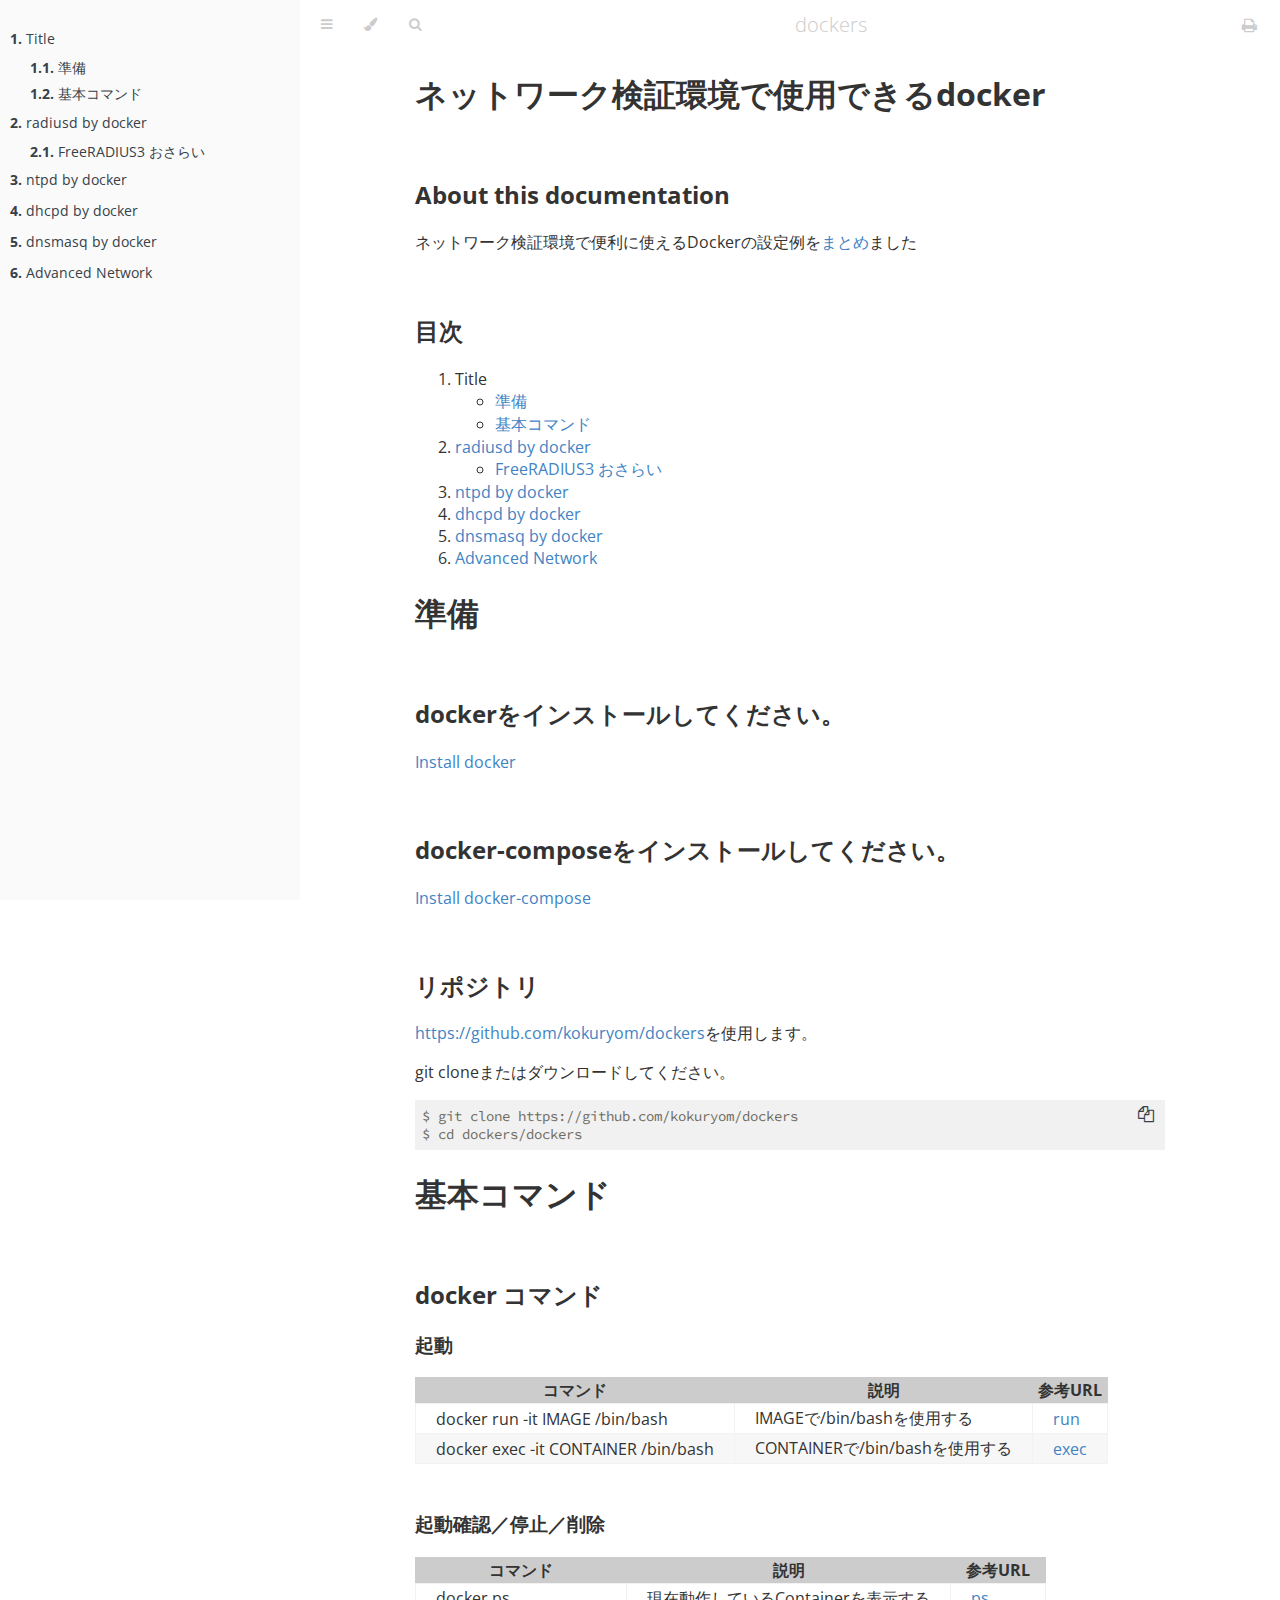
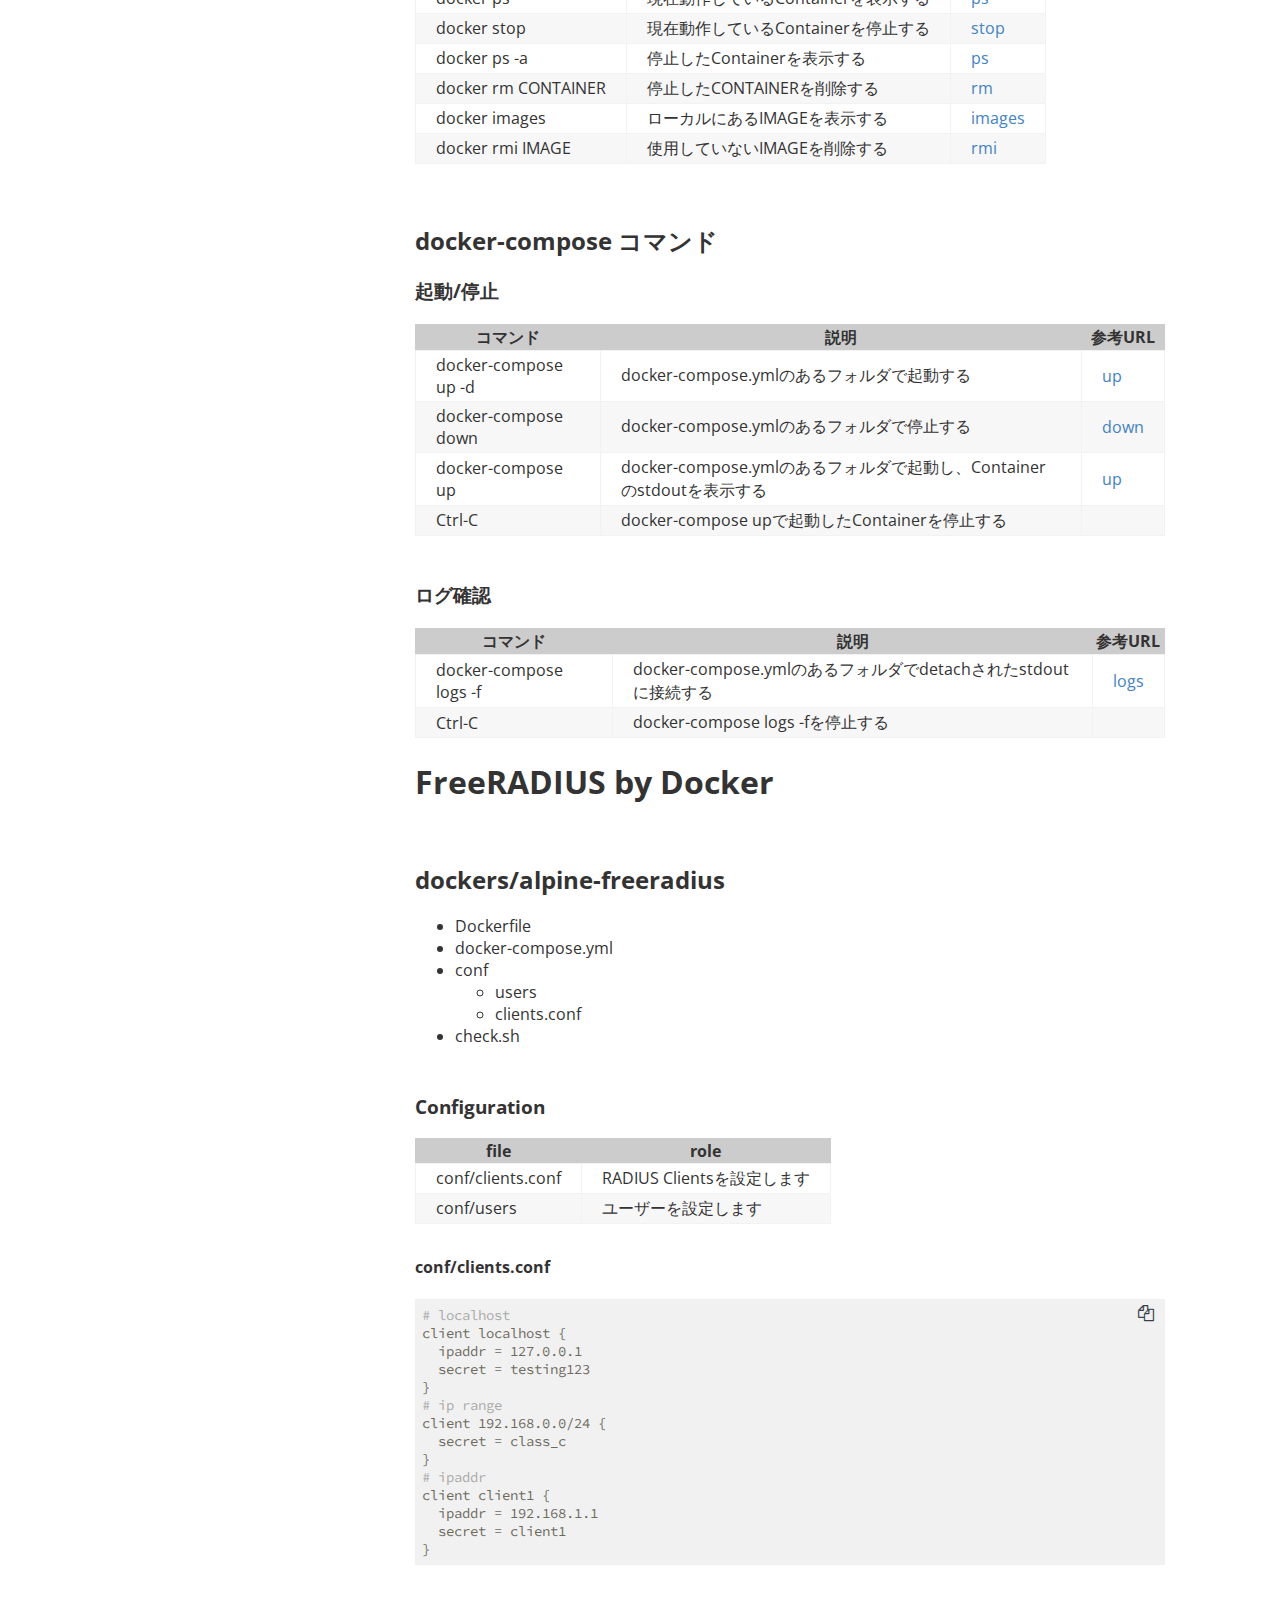
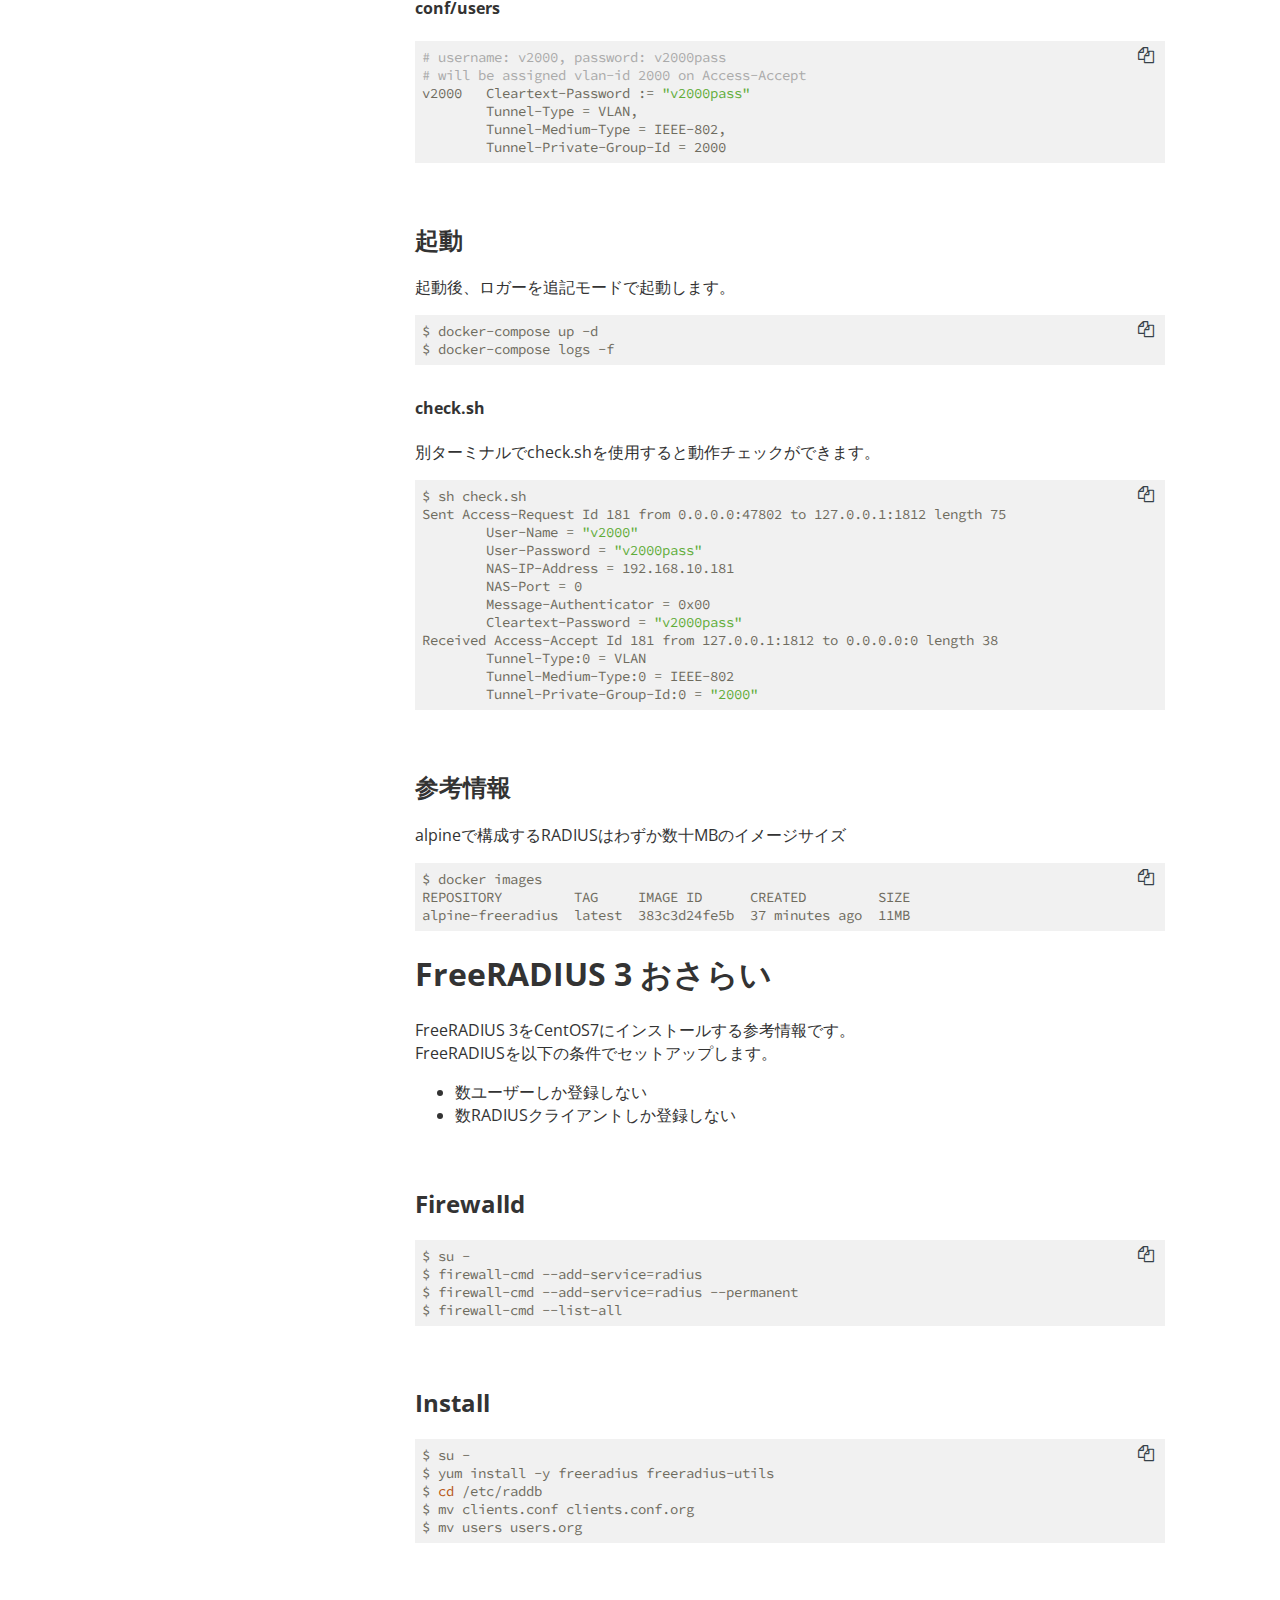
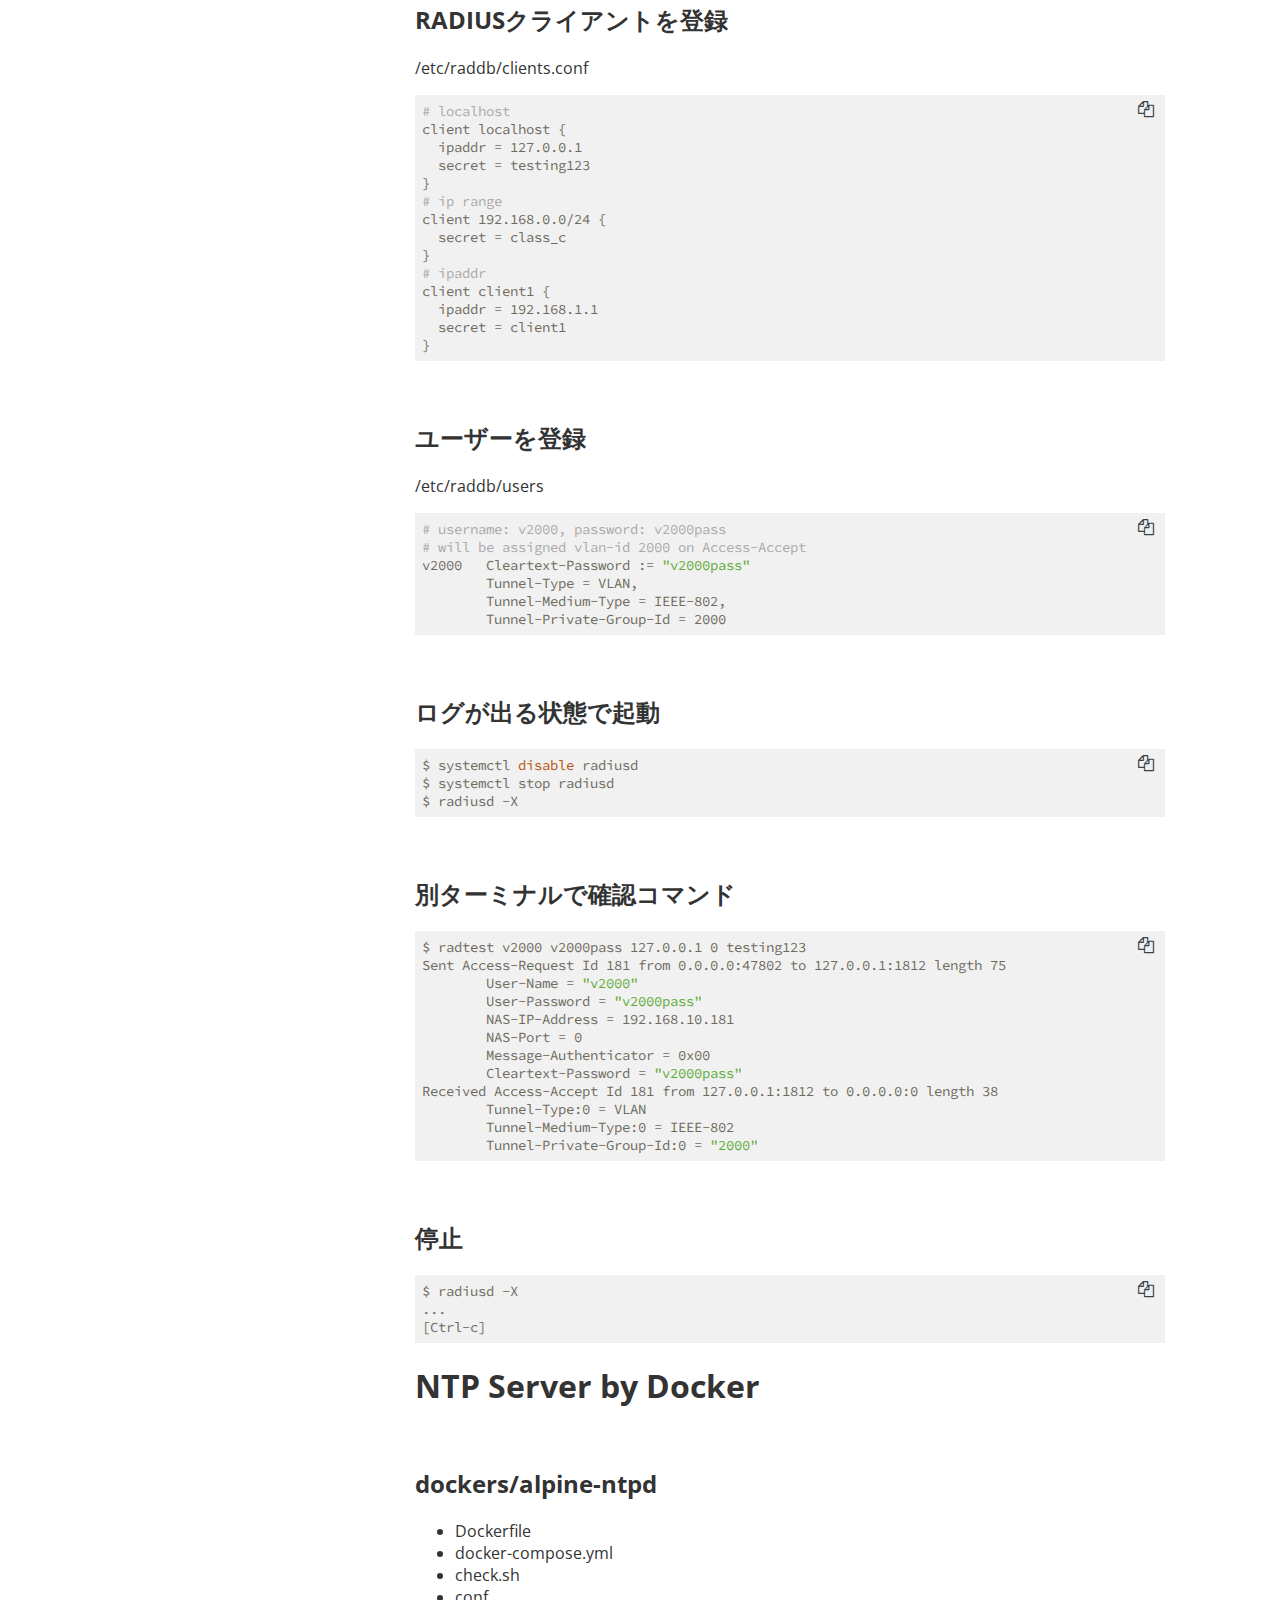
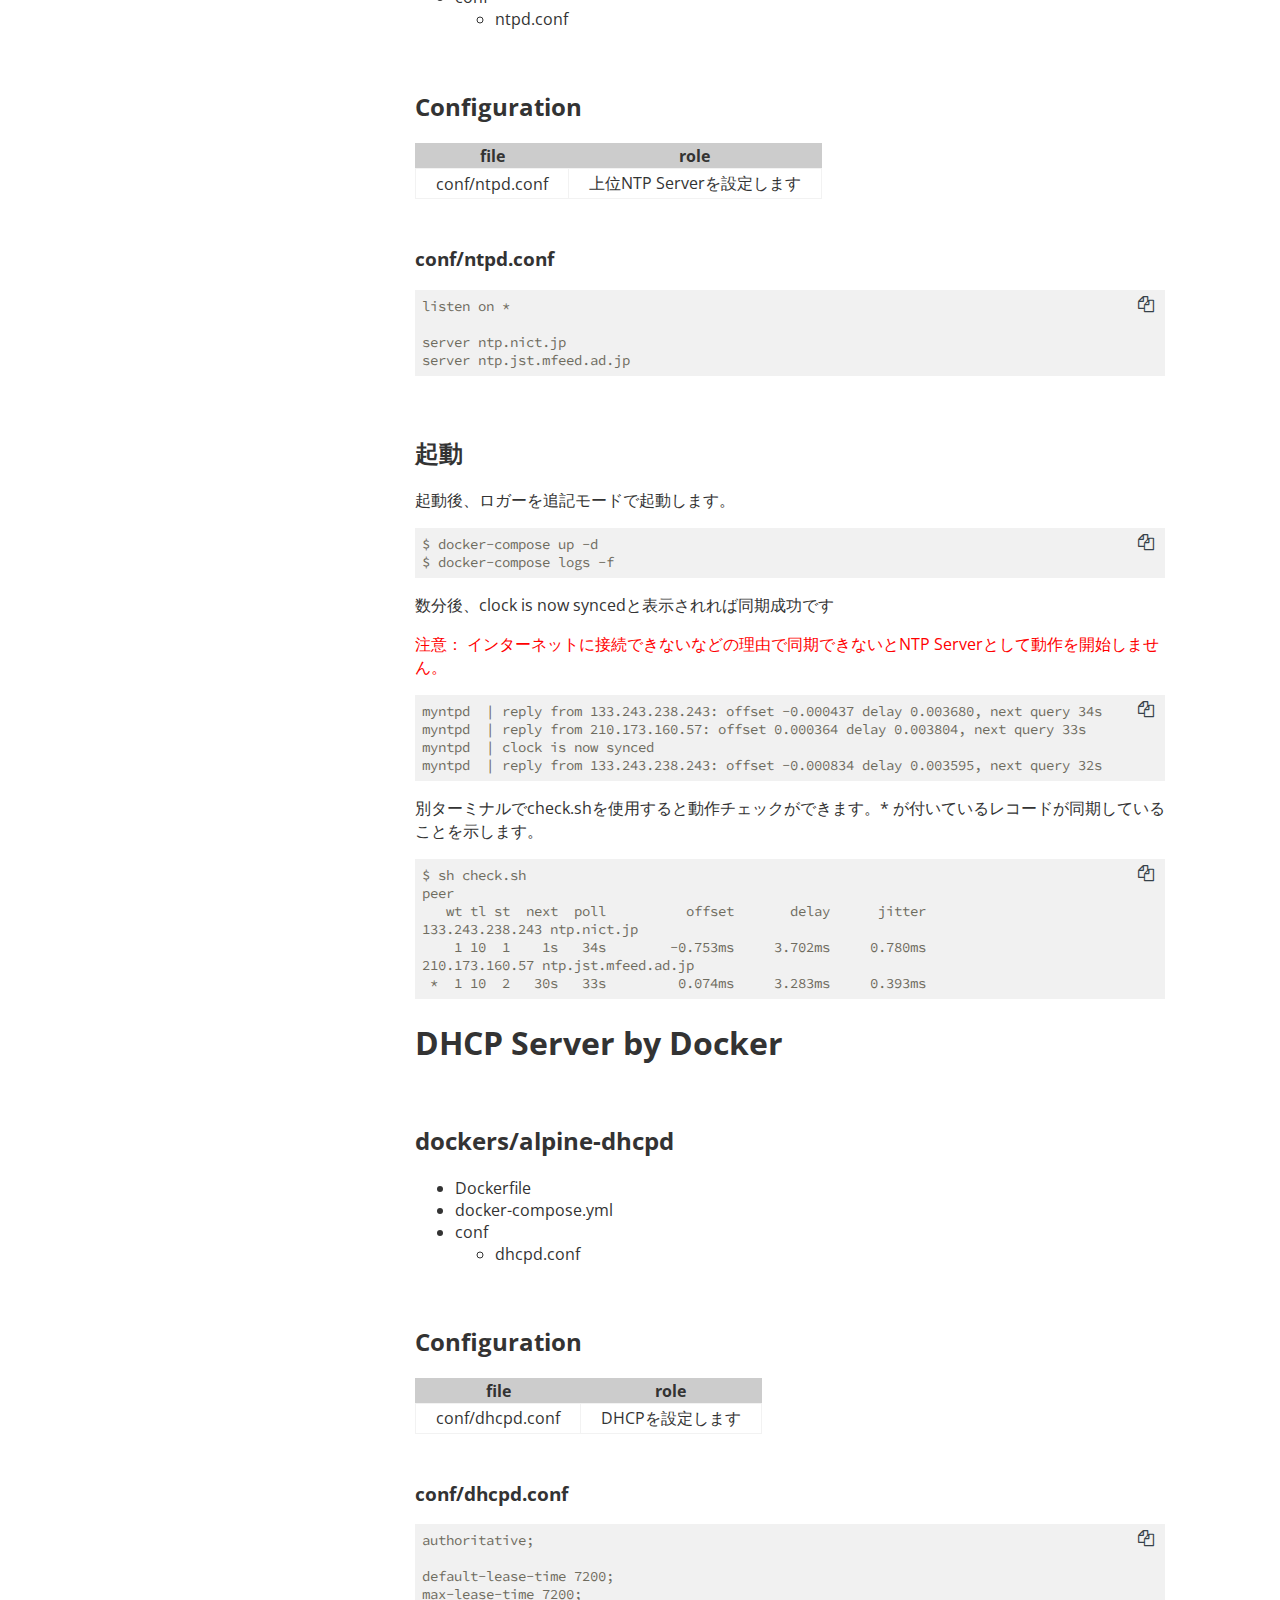
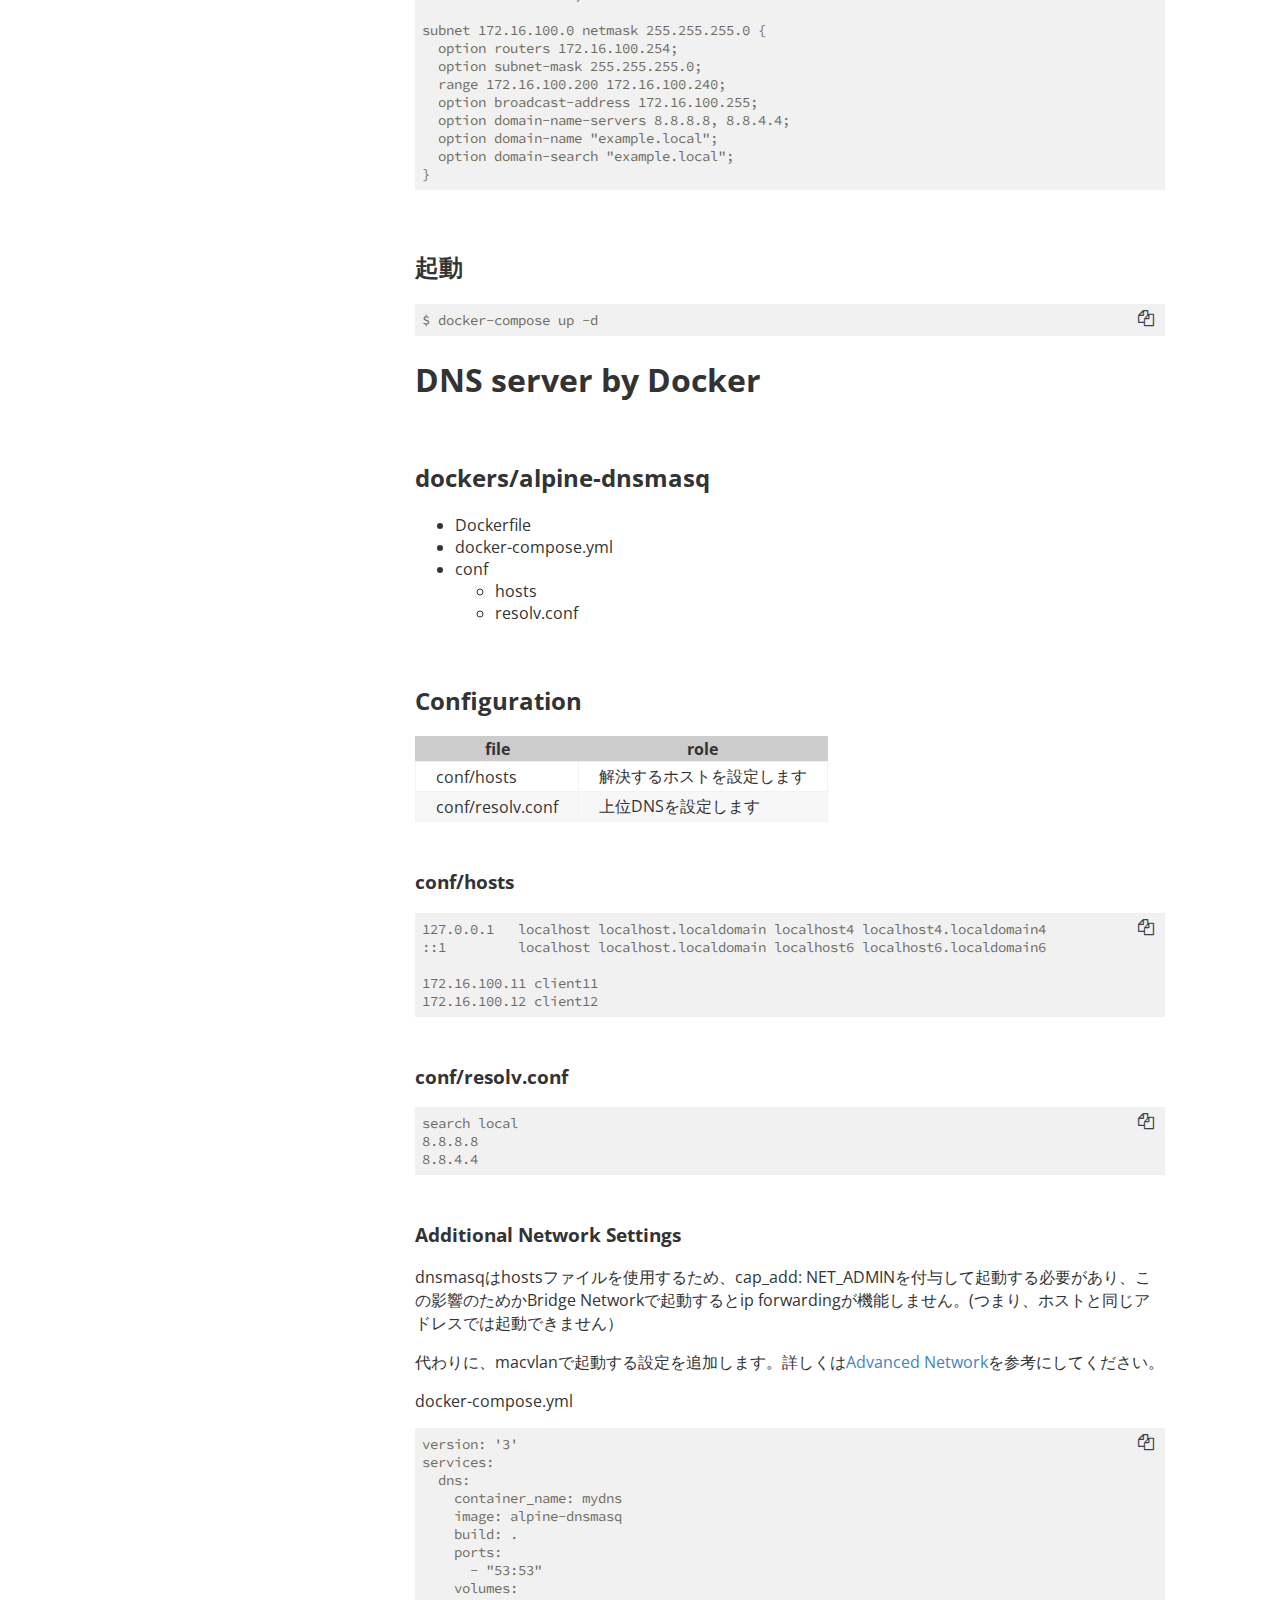
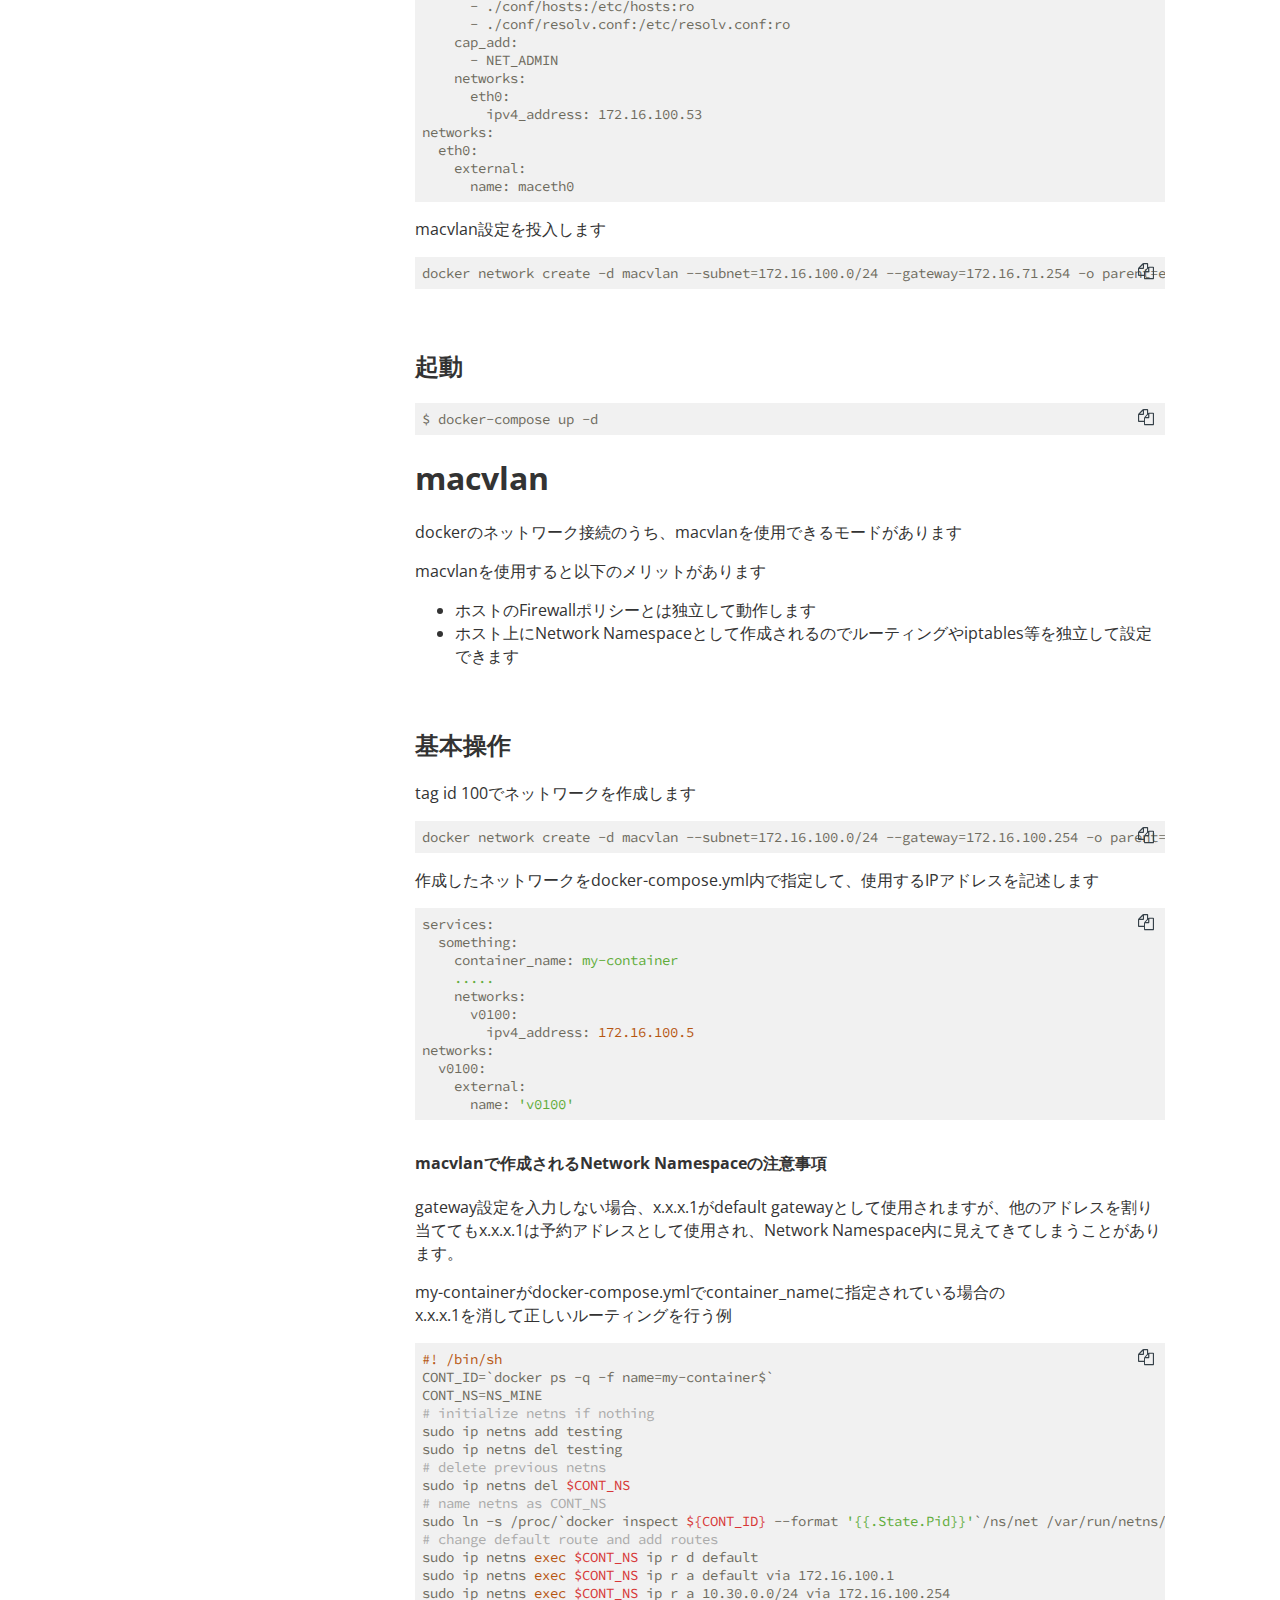
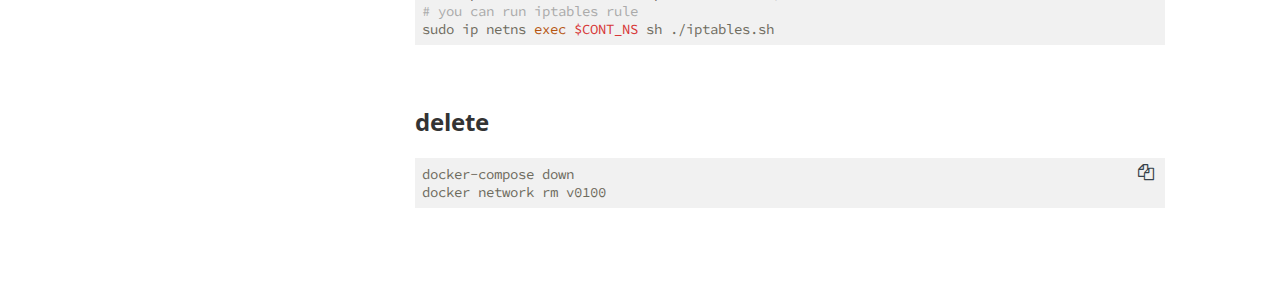
<file: docs/print.html>
<!DOCTYPE HTML>
<html lang="en" class="sidebar-visible no-js">
    <head>
        <!-- Book generated using mdBook -->
        <meta charset="UTF-8">
        <title>dockers</title>
        <meta content="text/html; charset=utf-8" http-equiv="Content-Type">
        <meta name="description" content="">
        <meta name="viewport" content="width=device-width, initial-scale=1">
        <meta name="theme-color" content="#ffffff" />

        <link rel="shortcut icon" href="favicon.png">
        <link rel="stylesheet" href="css/variables.css">
        <link rel="stylesheet" href="css/general.css">
        <link rel="stylesheet" href="css/chrome.css">
        <link rel="stylesheet" href="css/print.css" media="print">

        <!-- Fonts -->
        <link rel="stylesheet" href="FontAwesome/css/font-awesome.css">
        <link href="https://fonts.googleapis.com/css?family=Open+Sans:300italic,400italic,600italic,700italic,800italic,400,300,600,700,800" rel="stylesheet" type="text/css">
        <link href="https://fonts.googleapis.com/css?family=Source+Code+Pro:500" rel="stylesheet" type="text/css">

        <!-- Highlight.js Stylesheets -->
        <link rel="stylesheet" href="highlight.css">
        <link rel="stylesheet" href="tomorrow-night.css">
        <link rel="stylesheet" href="ayu-highlight.css">

        <!-- Custom theme stylesheets -->
        
        <link rel="stylesheet" href="book-src/custom.css">
        

        
    </head>
    <body class="light">
        <!-- Provide site root to javascript -->
        <script type="text/javascript">var path_to_root = "";</script>

        <!-- Work around some values being stored in localStorage wrapped in quotes -->
        <script type="text/javascript">
            try {
                var theme = localStorage.getItem('mdbook-theme');
                var sidebar = localStorage.getItem('mdbook-sidebar');

                if (theme.startsWith('"') && theme.endsWith('"')) {
                    localStorage.setItem('mdbook-theme', theme.slice(1, theme.length - 1));
                }

                if (sidebar.startsWith('"') && sidebar.endsWith('"')) {
                    localStorage.setItem('mdbook-sidebar', sidebar.slice(1, sidebar.length - 1));
                }
            } catch (e) { }
        </script>

        <!-- Set the theme before any content is loaded, prevents flash -->
        <script type="text/javascript">
            var theme;
            try { theme = localStorage.getItem('mdbook-theme'); } catch(e) { } 
            if (theme === null || theme === undefined) { theme = 'light'; }
            document.body.className = theme;
            document.querySelector('html').className = theme + ' js';
        </script>

        <!-- Hide / unhide sidebar before it is displayed -->
        <script type="text/javascript">
            var html = document.querySelector('html');
            var sidebar = 'hidden';
            if (document.body.clientWidth >= 1080) {
                try { sidebar = localStorage.getItem('mdbook-sidebar'); } catch(e) { }
                sidebar = sidebar || 'visible';
            }
            html.classList.remove('sidebar-visible');
            html.classList.add("sidebar-" + sidebar);
        </script>

        <nav id="sidebar" class="sidebar" aria-label="Table of contents">
            <ol class="chapter"><li><a href="title.html"><strong aria-hidden="true">1.</strong> Title</a></li><li><ol class="section"><li><a href="preparation.html"><strong aria-hidden="true">1.1.</strong> 準備</a></li><li><a href="basic_commands.html"><strong aria-hidden="true">1.2.</strong> 基本コマンド</a></li></ol></li><li><a href="alpine-freeradius.html"><strong aria-hidden="true">2.</strong> radiusd by docker</a></li><li><ol class="section"><li><a href="radius_centos7.html"><strong aria-hidden="true">2.1.</strong> FreeRADIUS3 おさらい</a></li></ol></li><li><a href="alpine-ntpd.html"><strong aria-hidden="true">3.</strong> ntpd by docker</a></li><li><a href="alpine-dhcpd.html"><strong aria-hidden="true">4.</strong> dhcpd by docker</a></li><li><a href="alpine-dnsmasq.html"><strong aria-hidden="true">5.</strong> dnsmasq by docker</a></li><li><a href="advanced-network.html"><strong aria-hidden="true">6.</strong> Advanced Network</a></li></ol>
        </nav>

        <div id="page-wrapper" class="page-wrapper">

            <div class="page">
                
                <div id="menu-bar" class="menu-bar">
                    <div id="menu-bar-sticky-container">
                        <div class="left-buttons">
                            <button id="sidebar-toggle" class="icon-button" type="button" title="Toggle Table of Contents" aria-label="Toggle Table of Contents" aria-controls="sidebar">
                                <i class="fa fa-bars"></i>
                            </button>
                            <button id="theme-toggle" class="icon-button" type="button" title="Change theme" aria-label="Change theme" aria-haspopup="true" aria-expanded="false" aria-controls="theme-list">
                                <i class="fa fa-paint-brush"></i>
                            </button>
                            <ul id="theme-list" class="theme-popup" aria-label="Themes" role="menu">
                                <li role="none"><button role="menuitem" class="theme" id="light">Light <span class="default">(default)</span></button></li>
                                <li role="none"><button role="menuitem" class="theme" id="rust">Rust</button></li>
                                <li role="none"><button role="menuitem" class="theme" id="coal">Coal</button></li>
                                <li role="none"><button role="menuitem" class="theme" id="navy">Navy</button></li>
                                <li role="none"><button role="menuitem" class="theme" id="ayu">Ayu</button></li>
                            </ul>
                            
                            <button id="search-toggle" class="icon-button" type="button" title="Search. (Shortkey: s)" aria-label="Toggle Searchbar" aria-expanded="false" aria-keyshortcuts="S" aria-controls="searchbar">
                                <i class="fa fa-search"></i>
                            </button>
                            
                        </div>

                        <h1 class="menu-title">dockers</h1> 

                        <div class="right-buttons">
                            <a href="print.html" title="Print this book" aria-label="Print this book">
                                <i id="print-button" class="fa fa-print"></i>
                            </a>
                        </div>
                    </div>
                </div>

                
                <div id="search-wrapper" class="hidden">
                    <form id="searchbar-outer" class="searchbar-outer">
                        <input type="search" name="search" id="searchbar" name="searchbar" placeholder="Search this book ..." aria-controls="searchresults-outer" aria-describedby="searchresults-header">
                    </form>
                    <div id="searchresults-outer" class="searchresults-outer hidden">
                        <div id="searchresults-header" class="searchresults-header"></div>
                        <ul id="searchresults">
                        </ul>
                    </div>
                </div>
                

                <!-- Apply ARIA attributes after the sidebar and the sidebar toggle button are added to the DOM -->
                <script type="text/javascript">
                    document.getElementById('sidebar-toggle').setAttribute('aria-expanded', sidebar === 'visible');
                    document.getElementById('sidebar').setAttribute('aria-hidden', sidebar !== 'visible');
                    Array.from(document.querySelectorAll('#sidebar a')).forEach(function(link) {
                        link.setAttribute('tabIndex', sidebar === 'visible' ? 0 : -1);
                    });
                </script>

                <div id="content" class="content">
                    <main>
                        <a class="header" href="#aネットワーク検証環境で使用できるdocker" id="aネットワーク検証環境で使用できるdocker"><h1>ネットワーク検証環境で使用できるdocker</h1></a>
<a class="header" href="#about-this-documentation" id="about-this-documentation"><h2>About this documentation</h2></a>
<p>ネットワーク検証環境で便利に使えるDockerの設定例を<a href="https://github.com/kokuryom/dockers">まとめ</a>ました</p>
<a class="header" href="#a目次" id="a目次"><h2>目次</h2></a>
<ol>
<li>Title
<ul>
<li><a href="preparation.html">準備</a></li>
<li><a href="basic_commands.html">基本コマンド</a></li>
</ul>
</li>
<li><a href="alpine-freeradius.html">radiusd by docker</a>
<ul>
<li><a href="radius_centos7.html">FreeRADIUS3 おさらい</a></li>
</ul>
</li>
<li><a href="alpine-ntpd.html">ntpd by docker</a></li>
<li><a href="alpine-dhcpd.html">dhcpd by docker</a></li>
<li><a href="alpine-dnsmasq.html">dnsmasq by docker</a></li>
<li><a href="advanced-network.html">Advanced Network</a></li>
</ol>
<a class="header" href="#a準備" id="a準備"><h1>準備</h1></a>
<a class="header" href="#dockerをインストールしてください" id="dockerをインストールしてください"><h2>dockerをインストールしてください。</h2></a>
<p><a href="https://docs.docker.com/install/linux/docker-ce/centos/">Install docker</a></p>
<a class="header" href="#docker-composeをインストールしてください" id="docker-composeをインストールしてください"><h2>docker-composeをインストールしてください。</h2></a>
<p><a href="https://docs.docker.com/compose/install/">Install docker-compose</a></p>
<a class="header" href="#aリポジトリ" id="aリポジトリ"><h2>リポジトリ</h2></a>
<p><a href="https://github.com/kokuryom/dockers">https://github.com/kokuryom/dockers</a>を使用します。</p>
<p>git cloneまたはダウンロードしてください。</p>
<pre><code>$ git clone https://github.com/kokuryom/dockers
$ cd dockers/dockers
</code></pre>
<a class="header" href="#a基本コマンド" id="a基本コマンド"><h1>基本コマンド</h1></a>
<a class="header" href="#docker-コマンド" id="docker-コマンド"><h2>docker コマンド</h2></a>
<a class="header" href="#a起動" id="a起動"><h3>起動</h3></a>
<table><thead><tr><th> コマンド </th><th> 説明 </th><th> 参考URL </th></tr></thead><tbody>
<tr><td> docker run -it IMAGE /bin/bash</td><td>IMAGEで/bin/bashを使用する</td><td> <a href="https://docs.docker.com/engine/reference/commandline/run/">run</a> </td></tr>
<tr><td> docker exec -it CONTAINER /bin/bash </td><td>CONTAINERで/bin/bashを使用する</td><td> <a href="https://docs.docker.com/engine/reference/commandline/exec/">exec</a> </td></tr>
</tbody></table>
<a class="header" href="#a起動確認停止削除" id="a起動確認停止削除"><h3>起動確認／停止／削除</h3></a>
<table><thead><tr><th> コマンド </th><th> 説明 </th><th> 参考URL </th></tr></thead><tbody>
<tr><td> docker ps    </td><td>現在動作しているContainerを表示する</td><td> <a href="https://docs.docker.com/engine/reference/commandline/ps/">ps</a> </td></tr>
<tr><td> docker stop  </td><td>現在動作しているContainerを停止する</td><td> <a href="https://docs.docker.com/engine/reference/commandline/stop/">stop</a> </td></tr>
<tr><td> docker ps -a </td><td>停止したContainerを表示する</td><td> <a href="https://docs.docker.com/engine/reference/commandline/ps/">ps</a> </td></tr>
<tr><td> docker rm CONTAINER </td><td>停止したCONTAINERを削除する</td><td> <a href="https://docs.docker.com/engine/reference/commandline/rm/">rm</a> </td></tr>
<tr><td> docker images </td><td>ローカルにあるIMAGEを表示する</td><td> <a href="https://docs.docker.com/engine/reference/commandline/images/">images</a> </td></tr>
<tr><td> docker rmi IMAGE </td><td>使用していないIMAGEを削除する</td><td> <a href="https://docs.docker.com/engine/reference/commandline/rmi/">rmi</a> </td></tr>
</tbody></table>
<a class="header" href="#docker-compose-コマンド" id="docker-compose-コマンド"><h2>docker-compose コマンド</h2></a>
<a class="header" href="#a起動停止" id="a起動停止"><h3>起動/停止</h3></a>
<table><thead><tr><th> コマンド </th><th> 説明 </th><th> 参考URL </th></tr></thead><tbody>
<tr><td> docker-compose up -d</td><td>docker-compose.ymlのあるフォルダで起動する</td><td> <a href="https://docs.docker.com/compose/reference/up/">up</a> </td></tr>
<tr><td> docker-compose down</td><td>docker-compose.ymlのあるフォルダで停止する</td><td> <a href="https://docs.docker.com/compose/reference/down/">down</a> </td></tr>
<tr><td> docker-compose up</td><td>docker-compose.ymlのあるフォルダで起動し、Containerのstdoutを表示する</td><td> <a href="https://docs.docker.com/compose/reference/up/">up</a> </td></tr>
<tr><td> Ctrl-C </td><td> docker-compose upで起動したContainerを停止する</td><td> </td></tr>
</tbody></table>
<a class="header" href="#aログ確認" id="aログ確認"><h3>ログ確認</h3></a>
<table><thead><tr><th> コマンド </th><th> 説明 </th><th> 参考URL </th></tr></thead><tbody>
<tr><td> docker-compose logs -f</td><td>docker-compose.ymlのあるフォルダでdetachされたstdoutに接続する</td><td> <a href="https://docs.docker.com/compose/reference/up/">logs</a> </td></tr>
<tr><td> Ctrl-C </td><td> docker-compose logs -fを停止する</td><td> </td></tr>
</tbody></table>
<a class="header" href="#freeradius-by-docker" id="freeradius-by-docker"><h1>FreeRADIUS by Docker</h1></a>
<a class="header" href="#dockersalpine-freeradius" id="dockersalpine-freeradius"><h2>dockers/alpine-freeradius</h2></a>
<ul>
<li>Dockerfile</li>
<li>docker-compose.yml</li>
<li>conf
<ul>
<li>users</li>
<li>clients.conf</li>
</ul>
</li>
<li>check.sh</li>
</ul>
<a class="header" href="#configuration" id="configuration"><h3>Configuration</h3></a>
<div style="float:left;">
<table><thead><tr><th> file </th><th> role </th></tr></thead><tbody>
<tr><td> conf/clients.conf </td><td> RADIUS Clientsを設定します </td></tr>
<tr><td> conf/users </td><td> ユーザーを設定します </td></tr>
</tbody></table>
</div><div style="clear: both;"></div>
<a class="header" href="#confclientsconf" id="confclientsconf"><h4>conf/clients.conf</h4></a>
<pre><code class="language-bash"># localhost
client localhost {
  ipaddr = 127.0.0.1
  secret = testing123
}
# ip range
client 192.168.0.0/24 {
  secret = class_c
}
# ipaddr
client client1 {
  ipaddr = 192.168.1.1
  secret = client1
}
</code></pre>
<a class="header" href="#confusers" id="confusers"><h4>conf/users</h4></a>
<pre><code class="language-bash"># username: v2000, password: v2000pass
# will be assigned vlan-id 2000 on Access-Accept
v2000   Cleartext-Password := &quot;v2000pass&quot;
        Tunnel-Type = VLAN,
        Tunnel-Medium-Type = IEEE-802,
        Tunnel-Private-Group-Id = 2000
</code></pre>
<a class="header" href="#a起動-1" id="a起動-1"><h2>起動</h2></a>
<p>起動後、ロガーを追記モードで起動します。</p>
<pre><code class="language-bash">$ docker-compose up -d
$ docker-compose logs -f
</code></pre>
<a class="header" href="#checksh" id="checksh"><h4>check.sh</h4></a>
<p>別ターミナルでcheck.shを使用すると動作チェックができます。</p>
<pre><code class="language-bash">$ sh check.sh
Sent Access-Request Id 181 from 0.0.0.0:47802 to 127.0.0.1:1812 length 75
        User-Name = &quot;v2000&quot;
        User-Password = &quot;v2000pass&quot;
        NAS-IP-Address = 192.168.10.181
        NAS-Port = 0
        Message-Authenticator = 0x00
        Cleartext-Password = &quot;v2000pass&quot;
Received Access-Accept Id 181 from 127.0.0.1:1812 to 0.0.0.0:0 length 38
        Tunnel-Type:0 = VLAN
        Tunnel-Medium-Type:0 = IEEE-802
        Tunnel-Private-Group-Id:0 = &quot;2000&quot;
</code></pre>
<a class="header" href="#a参考情報" id="a参考情報"><h2>参考情報</h2></a>
<p>alpineで構成するRADIUSはわずか数十MBのイメージサイズ</p>
<pre><code class="language-bash">$ docker images
REPOSITORY         TAG     IMAGE ID      CREATED         SIZE
alpine-freeradius  latest  383c3d24fe5b  37 minutes ago  11MB
</code></pre>
<a class="header" href="#freeradius-3-おさらい" id="freeradius-3-おさらい"><h1>FreeRADIUS 3 おさらい</h1></a>
<p>FreeRADIUS 3をCentOS7にインストールする参考情報です。<br />
FreeRADIUSを以下の条件でセットアップします。</p>
<ul>
<li>数ユーザーしか登録しない</li>
<li>数RADIUSクライアントしか登録しない</li>
</ul>
<a class="header" href="#firewalld" id="firewalld"><h2>Firewalld</h2></a>
<pre><code class="language-bash">$ su -
$ firewall-cmd --add-service=radius
$ firewall-cmd --add-service=radius --permanent
$ firewall-cmd --list-all
</code></pre>
<a class="header" href="#install" id="install"><h2>Install</h2></a>
<pre><code class="language-bash">$ su -
$ yum install -y freeradius freeradius-utils
$ cd /etc/raddb
$ mv clients.conf clients.conf.org
$ mv users users.org
</code></pre>
<a class="header" href="#radiusクライアントを登録" id="radiusクライアントを登録"><h2>RADIUSクライアントを登録</h2></a>
<p>/etc/raddb/clients.conf</p>
<pre><code class="language-bash"># localhost
client localhost {
  ipaddr = 127.0.0.1
  secret = testing123
}
# ip range
client 192.168.0.0/24 {
  secret = class_c
}
# ipaddr
client client1 {
  ipaddr = 192.168.1.1
  secret = client1
}
</code></pre>
<a class="header" href="#aユーザーを登録" id="aユーザーを登録"><h2>ユーザーを登録</h2></a>
<p>/etc/raddb/users</p>
<pre><code class="language-bash"># username: v2000, password: v2000pass
# will be assigned vlan-id 2000 on Access-Accept
v2000   Cleartext-Password := &quot;v2000pass&quot;
        Tunnel-Type = VLAN,
        Tunnel-Medium-Type = IEEE-802,
        Tunnel-Private-Group-Id = 2000
</code></pre>
<a class="header" href="#aログが出る状態で起動" id="aログが出る状態で起動"><h2>ログが出る状態で起動</h2></a>
<pre><code class="language-bash">$ systemctl disable radiusd
$ systemctl stop radiusd
$ radiusd -X
</code></pre>
<a class="header" href="#a別ターミナルで確認コマンド" id="a別ターミナルで確認コマンド"><h2>別ターミナルで確認コマンド</h2></a>
<pre><code class="language-bash">$ radtest v2000 v2000pass 127.0.0.1 0 testing123
Sent Access-Request Id 181 from 0.0.0.0:47802 to 127.0.0.1:1812 length 75
        User-Name = &quot;v2000&quot;
        User-Password = &quot;v2000pass&quot;
        NAS-IP-Address = 192.168.10.181
        NAS-Port = 0
        Message-Authenticator = 0x00
        Cleartext-Password = &quot;v2000pass&quot;
Received Access-Accept Id 181 from 127.0.0.1:1812 to 0.0.0.0:0 length 38
        Tunnel-Type:0 = VLAN
        Tunnel-Medium-Type:0 = IEEE-802
        Tunnel-Private-Group-Id:0 = &quot;2000&quot;
</code></pre>
<a class="header" href="#a停止" id="a停止"><h2>停止</h2></a>
<pre><code>$ radiusd -X
...
[Ctrl-c]
</code></pre>
<a class="header" href="#ntp-server-by-docker" id="ntp-server-by-docker"><h1>NTP Server by Docker</h1></a>
<a class="header" href="#dockersalpine-ntpd" id="dockersalpine-ntpd"><h2>dockers/alpine-ntpd</h2></a>
<ul>
<li>Dockerfile</li>
<li>docker-compose.yml</li>
<li>check.sh</li>
<li>conf
<ul>
<li>ntpd.conf</li>
</ul>
</li>
</ul>
<a class="header" href="#configuration-1" id="configuration-1"><h2>Configuration</h2></a>
<div style="float:left;">
<table><thead><tr><th> file </th><th> role </th></tr></thead><tbody>
<tr><td> conf/ntpd.conf </td><td> 上位NTP Serverを設定します </td></tr>
</tbody></table>
</div><div style="clear: both;"></div>
<a class="header" href="#confntpdconf" id="confntpdconf"><h3>conf/ntpd.conf</h3></a>
<pre><code>listen on *

server ntp.nict.jp
server ntp.jst.mfeed.ad.jp
</code></pre>
<a class="header" href="#a起動-2" id="a起動-2"><h2>起動</h2></a>
<p>起動後、ロガーを追記モードで起動します。</p>
<pre><code>$ docker-compose up -d
$ docker-compose logs -f
</code></pre>
<p>数分後、clock is now syncedと表示されれば同期成功です</p>
<p style="color: red;">注意： インターネットに接続できないなどの理由で同期できないとNTP Serverとして動作を開始しません。</p>
<pre><code>myntpd  | reply from 133.243.238.243: offset -0.000437 delay 0.003680, next query 34s
myntpd  | reply from 210.173.160.57: offset 0.000364 delay 0.003804, next query 33s
myntpd  | clock is now synced
myntpd  | reply from 133.243.238.243: offset -0.000834 delay 0.003595, next query 32s
</code></pre>
<p>別ターミナルでcheck.shを使用すると動作チェックができます。* が付いているレコードが同期していることを示します。</p>
<pre><code>$ sh check.sh
peer
   wt tl st  next  poll          offset       delay      jitter
133.243.238.243 ntp.nict.jp
    1 10  1    1s   34s        -0.753ms     3.702ms     0.780ms
210.173.160.57 ntp.jst.mfeed.ad.jp
 *  1 10  2   30s   33s         0.074ms     3.283ms     0.393ms
</code></pre>
<a class="header" href="#dhcp-server-by-docker" id="dhcp-server-by-docker"><h1>DHCP Server by Docker</h1></a>
<a class="header" href="#dockersalpine-dhcpd" id="dockersalpine-dhcpd"><h2>dockers/alpine-dhcpd</h2></a>
<ul>
<li>Dockerfile</li>
<li>docker-compose.yml</li>
<li>conf
<ul>
<li>dhcpd.conf</li>
</ul>
</li>
</ul>
<a class="header" href="#configuration-2" id="configuration-2"><h2>Configuration</h2></a>
<div style="float:left;">
<table><thead><tr><th> file </th><th> role </th></tr></thead><tbody>
<tr><td> conf/dhcpd.conf </td><td> DHCPを設定します </td></tr>
</tbody></table>
</div><div style="clear: both;"></div>
<a class="header" href="#confdhcpdconf" id="confdhcpdconf"><h3>conf/dhcpd.conf</h3></a>
<pre><code>authoritative;

default-lease-time 7200;
max-lease-time 7200;

subnet 172.16.100.0 netmask 255.255.255.0 {
  option routers 172.16.100.254;
  option subnet-mask 255.255.255.0;
  range 172.16.100.200 172.16.100.240;
  option broadcast-address 172.16.100.255;
  option domain-name-servers 8.8.8.8, 8.8.4.4;
  option domain-name &quot;example.local&quot;;
  option domain-search &quot;example.local&quot;;
}
</code></pre>
<a class="header" href="#a起動-3" id="a起動-3"><h2>起動</h2></a>
<pre><code>$ docker-compose up -d
</code></pre>
<a class="header" href="#dns-server-by-docker" id="dns-server-by-docker"><h1>DNS server by Docker</h1></a>
<a class="header" href="#dockersalpine-dnsmasq" id="dockersalpine-dnsmasq"><h2>dockers/alpine-dnsmasq</h2></a>
<ul>
<li>Dockerfile</li>
<li>docker-compose.yml</li>
<li>conf
<ul>
<li>hosts</li>
<li>resolv.conf</li>
</ul>
</li>
</ul>
<a class="header" href="#configuration-3" id="configuration-3"><h2>Configuration</h2></a>
<div style="float:left;">
<table><thead><tr><th> file </th><th> role </th></tr></thead><tbody>
<tr><td> conf/hosts </td><td> 解決するホストを設定します </td></tr>
<tr><td> conf/resolv.conf </td><td> 上位DNSを設定します </td></tr>
</tbody></table>
</div><div style="clear: both;"></div>
<a class="header" href="#confhosts" id="confhosts"><h3>conf/hosts</h3></a>
<pre><code>127.0.0.1   localhost localhost.localdomain localhost4 localhost4.localdomain4
::1         localhost localhost.localdomain localhost6 localhost6.localdomain6

172.16.100.11 client11
172.16.100.12 client12
</code></pre>
<a class="header" href="#confresolvconf" id="confresolvconf"><h3>conf/resolv.conf</h3></a>
<pre><code>search local
8.8.8.8
8.8.4.4
</code></pre>
<a class="header" href="#additional-network-settings" id="additional-network-settings"><h3>Additional Network Settings</h3></a>
<p>dnsmasqはhostsファイルを使用するため、cap_add: NET_ADMINを付与して起動する必要があり、この影響のためかBridge Networkで起動するとip forwardingが機能しません。(つまり、ホストと同じアドレスでは起動できません）</p>
<p>代わりに、macvlanで起動する設定を追加します。詳しくは<a href="advanced-network.html">Advanced Network</a>を参考にしてください。</p>
<p>docker-compose.yml</p>
<pre><code>version: '3'
services:
  dns:
    container_name: mydns
    image: alpine-dnsmasq
    build: .
    ports:
      - &quot;53:53&quot;
    volumes:
      - ./conf/hosts:/etc/hosts:ro
      - ./conf/resolv.conf:/etc/resolv.conf:ro
    cap_add:
      - NET_ADMIN
    networks:
      eth0:
        ipv4_address: 172.16.100.53
networks:
  eth0:
    external:
      name: maceth0
</code></pre>
<p>macvlan設定を投入します</p>
<pre><code>docker network create -d macvlan --subnet=172.16.100.0/24 --gateway=172.16.71.254 -o parent=eth0 maceth0
</code></pre>
<a class="header" href="#a起動-4" id="a起動-4"><h2>起動</h2></a>
<pre><code>$ docker-compose up -d
</code></pre>
<a class="header" href="#macvlan" id="macvlan"><h1>macvlan</h1></a>
<p>dockerのネットワーク接続のうち、macvlanを使用できるモードがあります</p>
<p>macvlanを使用すると以下のメリットがあります</p>
<ul>
<li>ホストのFirewallポリシーとは独立して動作します</li>
<li>ホスト上にNetwork Namespaceとして作成されるのでルーティングやiptables等を独立して設定できます</li>
</ul>
<a class="header" href="#a基本操作" id="a基本操作"><h2>基本操作</h2></a>
<p>tag id 100でネットワークを作成します</p>
<pre><code class="language-bash">docker network create -d macvlan --subnet=172.16.100.0/24 --gateway=172.16.100.254 -o parent=eth1.100 v0100
</code></pre>
<p>作成したネットワークをdocker-compose.yml内で指定して、使用するIPアドレスを記述します</p>
<pre><code class="language-yaml">services:
  something:
    container_name: my-container
    .....
    networks:
      v0100:
        ipv4_address: 172.16.100.5
networks:
  v0100:
    external:
      name: 'v0100'
</code></pre>
<a class="header" href="#macvlanで作成されるnetwork-namespaceの注意事項" id="macvlanで作成されるnetwork-namespaceの注意事項"><h4>macvlanで作成されるNetwork Namespaceの注意事項</h4></a>
<p>gateway設定を入力しない場合、x.x.x.1がdefault gatewayとして使用されますが、他のアドレスを割り当ててもx.x.x.1は予約アドレスとして使用され、Network Namespace内に見えてきてしまうことがあります。</p>
<p>my-containerがdocker-compose.ymlでcontainer_nameに指定されている場合の<br />
x.x.x.1を消して正しいルーティングを行う例</p>
<pre><code class="language-bash">#! /bin/sh
CONT_ID=`docker ps -q -f name=my-container$`
CONT_NS=NS_MINE
# initialize netns if nothing
sudo ip netns add testing
sudo ip netns del testing
# delete previous netns
sudo ip netns del $CONT_NS
# name netns as CONT_NS
sudo ln -s /proc/`docker inspect ${CONT_ID} --format '{{.State.Pid}}'`/ns/net /var/run/netns/${CONT_NS}
# change default route and add routes
sudo ip netns exec $CONT_NS ip r d default
sudo ip netns exec $CONT_NS ip r a default via 172.16.100.1
sudo ip netns exec $CONT_NS ip r a 10.30.0.0/24 via 172.16.100.254
# you can run iptables rule
sudo ip netns exec $CONT_NS sh ./iptables.sh
</code></pre>
<a class="header" href="#delete" id="delete"><h2>delete</h2></a>
<pre><code class="language-bash">docker-compose down
docker network rm v0100
</code></pre>

                    </main>

                    <nav class="nav-wrapper" aria-label="Page navigation">
                        <!-- Mobile navigation buttons -->
                        

                        

                        <div style="clear: both"></div>
                    </nav>
                </div>
            </div>

            <nav class="nav-wide-wrapper" aria-label="Page navigation">
                

                
            </nav>

        </div>

        
        <!-- Livereload script (if served using the cli tool) -->
        <script type="text/javascript">
            var socket = new WebSocket("ws://localhost:3001");
            socket.onmessage = function (event) {
                if (event.data === "reload") {
                    socket.close();
                    location.reload(true); // force reload from server (not from cache)
                }
            };

            window.onbeforeunload = function() {
                socket.close();
            }
        </script>
        

        

        

        
        <script src="elasticlunr.min.js" type="text/javascript" charset="utf-8"></script>
        <script src="mark.min.js" type="text/javascript" charset="utf-8"></script>
        <script src="searcher.js" type="text/javascript" charset="utf-8"></script>
        

        <script src="clipboard.min.js" type="text/javascript" charset="utf-8"></script>
        <script src="highlight.js" type="text/javascript" charset="utf-8"></script>
        <script src="book.js" type="text/javascript" charset="utf-8"></script>

        <!-- Custom JS scripts -->
        

        
        
        <script type="text/javascript">
        window.addEventListener('load', function() {
            window.setTimeout(window.print, 100);
        });
        </script>
        
        

    </body>
</html>
</file>
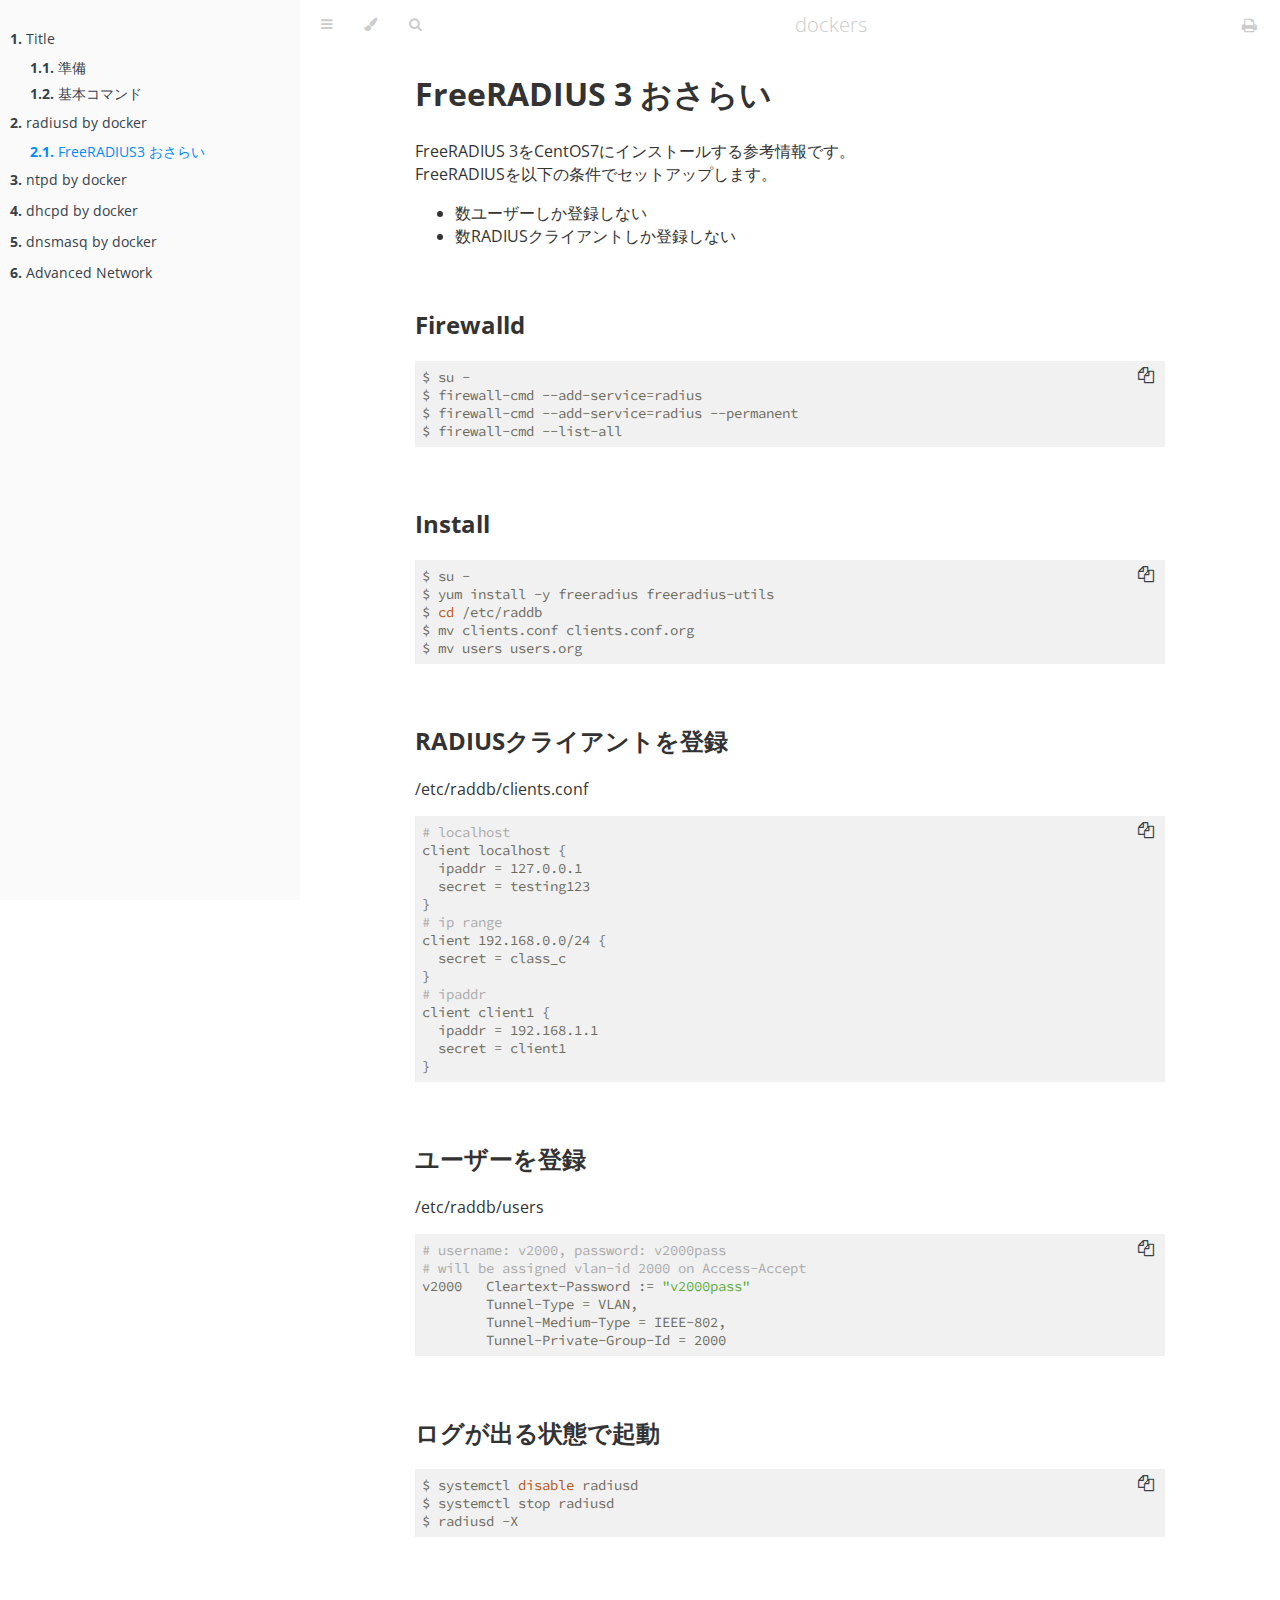
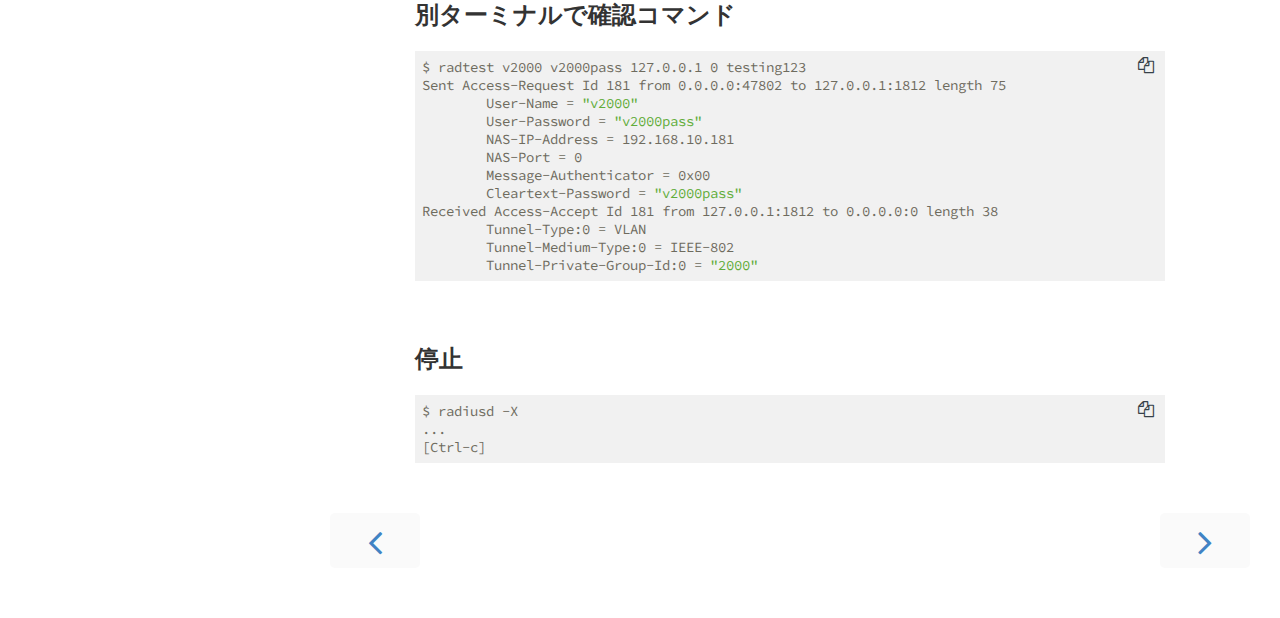
<file: docs/radius_centos7.html>
<!DOCTYPE HTML>
<html lang="en" class="sidebar-visible no-js">
    <head>
        <!-- Book generated using mdBook -->
        <meta charset="UTF-8">
        <title>FreeRADIUS3 おさらい - dockers</title>
        <meta content="text/html; charset=utf-8" http-equiv="Content-Type">
        <meta name="description" content="">
        <meta name="viewport" content="width=device-width, initial-scale=1">
        <meta name="theme-color" content="#ffffff" />

        <link rel="shortcut icon" href="favicon.png">
        <link rel="stylesheet" href="css/variables.css">
        <link rel="stylesheet" href="css/general.css">
        <link rel="stylesheet" href="css/chrome.css">
        <link rel="stylesheet" href="css/print.css" media="print">

        <!-- Fonts -->
        <link rel="stylesheet" href="FontAwesome/css/font-awesome.css">
        <link href="https://fonts.googleapis.com/css?family=Open+Sans:300italic,400italic,600italic,700italic,800italic,400,300,600,700,800" rel="stylesheet" type="text/css">
        <link href="https://fonts.googleapis.com/css?family=Source+Code+Pro:500" rel="stylesheet" type="text/css">

        <!-- Highlight.js Stylesheets -->
        <link rel="stylesheet" href="highlight.css">
        <link rel="stylesheet" href="tomorrow-night.css">
        <link rel="stylesheet" href="ayu-highlight.css">

        <!-- Custom theme stylesheets -->
        
        <link rel="stylesheet" href="book-src/custom.css">
        

        
    </head>
    <body class="light">
        <!-- Provide site root to javascript -->
        <script type="text/javascript">var path_to_root = "";</script>

        <!-- Work around some values being stored in localStorage wrapped in quotes -->
        <script type="text/javascript">
            try {
                var theme = localStorage.getItem('mdbook-theme');
                var sidebar = localStorage.getItem('mdbook-sidebar');

                if (theme.startsWith('"') && theme.endsWith('"')) {
                    localStorage.setItem('mdbook-theme', theme.slice(1, theme.length - 1));
                }

                if (sidebar.startsWith('"') && sidebar.endsWith('"')) {
                    localStorage.setItem('mdbook-sidebar', sidebar.slice(1, sidebar.length - 1));
                }
            } catch (e) { }
        </script>

        <!-- Set the theme before any content is loaded, prevents flash -->
        <script type="text/javascript">
            var theme;
            try { theme = localStorage.getItem('mdbook-theme'); } catch(e) { } 
            if (theme === null || theme === undefined) { theme = 'light'; }
            document.body.className = theme;
            document.querySelector('html').className = theme + ' js';
        </script>

        <!-- Hide / unhide sidebar before it is displayed -->
        <script type="text/javascript">
            var html = document.querySelector('html');
            var sidebar = 'hidden';
            if (document.body.clientWidth >= 1080) {
                try { sidebar = localStorage.getItem('mdbook-sidebar'); } catch(e) { }
                sidebar = sidebar || 'visible';
            }
            html.classList.remove('sidebar-visible');
            html.classList.add("sidebar-" + sidebar);
        </script>

        <nav id="sidebar" class="sidebar" aria-label="Table of contents">
            <ol class="chapter"><li><a href="title.html"><strong aria-hidden="true">1.</strong> Title</a></li><li><ol class="section"><li><a href="preparation.html"><strong aria-hidden="true">1.1.</strong> 準備</a></li><li><a href="basic_commands.html"><strong aria-hidden="true">1.2.</strong> 基本コマンド</a></li></ol></li><li><a href="alpine-freeradius.html"><strong aria-hidden="true">2.</strong> radiusd by docker</a></li><li><ol class="section"><li><a href="radius_centos7.html" class="active"><strong aria-hidden="true">2.1.</strong> FreeRADIUS3 おさらい</a></li></ol></li><li><a href="alpine-ntpd.html"><strong aria-hidden="true">3.</strong> ntpd by docker</a></li><li><a href="alpine-dhcpd.html"><strong aria-hidden="true">4.</strong> dhcpd by docker</a></li><li><a href="alpine-dnsmasq.html"><strong aria-hidden="true">5.</strong> dnsmasq by docker</a></li><li><a href="advanced-network.html"><strong aria-hidden="true">6.</strong> Advanced Network</a></li></ol>
        </nav>

        <div id="page-wrapper" class="page-wrapper">

            <div class="page">
                
                <div id="menu-bar" class="menu-bar">
                    <div id="menu-bar-sticky-container">
                        <div class="left-buttons">
                            <button id="sidebar-toggle" class="icon-button" type="button" title="Toggle Table of Contents" aria-label="Toggle Table of Contents" aria-controls="sidebar">
                                <i class="fa fa-bars"></i>
                            </button>
                            <button id="theme-toggle" class="icon-button" type="button" title="Change theme" aria-label="Change theme" aria-haspopup="true" aria-expanded="false" aria-controls="theme-list">
                                <i class="fa fa-paint-brush"></i>
                            </button>
                            <ul id="theme-list" class="theme-popup" aria-label="Themes" role="menu">
                                <li role="none"><button role="menuitem" class="theme" id="light">Light <span class="default">(default)</span></button></li>
                                <li role="none"><button role="menuitem" class="theme" id="rust">Rust</button></li>
                                <li role="none"><button role="menuitem" class="theme" id="coal">Coal</button></li>
                                <li role="none"><button role="menuitem" class="theme" id="navy">Navy</button></li>
                                <li role="none"><button role="menuitem" class="theme" id="ayu">Ayu</button></li>
                            </ul>
                            
                            <button id="search-toggle" class="icon-button" type="button" title="Search. (Shortkey: s)" aria-label="Toggle Searchbar" aria-expanded="false" aria-keyshortcuts="S" aria-controls="searchbar">
                                <i class="fa fa-search"></i>
                            </button>
                            
                        </div>

                        <h1 class="menu-title">dockers</h1> 

                        <div class="right-buttons">
                            <a href="print.html" title="Print this book" aria-label="Print this book">
                                <i id="print-button" class="fa fa-print"></i>
                            </a>
                        </div>
                    </div>
                </div>

                
                <div id="search-wrapper" class="hidden">
                    <form id="searchbar-outer" class="searchbar-outer">
                        <input type="search" name="search" id="searchbar" name="searchbar" placeholder="Search this book ..." aria-controls="searchresults-outer" aria-describedby="searchresults-header">
                    </form>
                    <div id="searchresults-outer" class="searchresults-outer hidden">
                        <div id="searchresults-header" class="searchresults-header"></div>
                        <ul id="searchresults">
                        </ul>
                    </div>
                </div>
                

                <!-- Apply ARIA attributes after the sidebar and the sidebar toggle button are added to the DOM -->
                <script type="text/javascript">
                    document.getElementById('sidebar-toggle').setAttribute('aria-expanded', sidebar === 'visible');
                    document.getElementById('sidebar').setAttribute('aria-hidden', sidebar !== 'visible');
                    Array.from(document.querySelectorAll('#sidebar a')).forEach(function(link) {
                        link.setAttribute('tabIndex', sidebar === 'visible' ? 0 : -1);
                    });
                </script>

                <div id="content" class="content">
                    <main>
                        <a class="header" href="#freeradius-3-おさらい" id="freeradius-3-おさらい"><h1>FreeRADIUS 3 おさらい</h1></a>
<p>FreeRADIUS 3をCentOS7にインストールする参考情報です。<br />
FreeRADIUSを以下の条件でセットアップします。</p>
<ul>
<li>数ユーザーしか登録しない</li>
<li>数RADIUSクライアントしか登録しない</li>
</ul>
<a class="header" href="#firewalld" id="firewalld"><h2>Firewalld</h2></a>
<pre><code class="language-bash">$ su -
$ firewall-cmd --add-service=radius
$ firewall-cmd --add-service=radius --permanent
$ firewall-cmd --list-all
</code></pre>
<a class="header" href="#install" id="install"><h2>Install</h2></a>
<pre><code class="language-bash">$ su -
$ yum install -y freeradius freeradius-utils
$ cd /etc/raddb
$ mv clients.conf clients.conf.org
$ mv users users.org
</code></pre>
<a class="header" href="#radiusクライアントを登録" id="radiusクライアントを登録"><h2>RADIUSクライアントを登録</h2></a>
<p>/etc/raddb/clients.conf</p>
<pre><code class="language-bash"># localhost
client localhost {
  ipaddr = 127.0.0.1
  secret = testing123
}
# ip range
client 192.168.0.0/24 {
  secret = class_c
}
# ipaddr
client client1 {
  ipaddr = 192.168.1.1
  secret = client1
}
</code></pre>
<a class="header" href="#aユーザーを登録" id="aユーザーを登録"><h2>ユーザーを登録</h2></a>
<p>/etc/raddb/users</p>
<pre><code class="language-bash"># username: v2000, password: v2000pass
# will be assigned vlan-id 2000 on Access-Accept
v2000   Cleartext-Password := &quot;v2000pass&quot;
        Tunnel-Type = VLAN,
        Tunnel-Medium-Type = IEEE-802,
        Tunnel-Private-Group-Id = 2000
</code></pre>
<a class="header" href="#aログが出る状態で起動" id="aログが出る状態で起動"><h2>ログが出る状態で起動</h2></a>
<pre><code class="language-bash">$ systemctl disable radiusd
$ systemctl stop radiusd
$ radiusd -X
</code></pre>
<a class="header" href="#a別ターミナルで確認コマンド" id="a別ターミナルで確認コマンド"><h2>別ターミナルで確認コマンド</h2></a>
<pre><code class="language-bash">$ radtest v2000 v2000pass 127.0.0.1 0 testing123
Sent Access-Request Id 181 from 0.0.0.0:47802 to 127.0.0.1:1812 length 75
        User-Name = &quot;v2000&quot;
        User-Password = &quot;v2000pass&quot;
        NAS-IP-Address = 192.168.10.181
        NAS-Port = 0
        Message-Authenticator = 0x00
        Cleartext-Password = &quot;v2000pass&quot;
Received Access-Accept Id 181 from 127.0.0.1:1812 to 0.0.0.0:0 length 38
        Tunnel-Type:0 = VLAN
        Tunnel-Medium-Type:0 = IEEE-802
        Tunnel-Private-Group-Id:0 = &quot;2000&quot;
</code></pre>
<a class="header" href="#a停止" id="a停止"><h2>停止</h2></a>
<pre><code>$ radiusd -X
...
[Ctrl-c]
</code></pre>

                    </main>

                    <nav class="nav-wrapper" aria-label="Page navigation">
                        <!-- Mobile navigation buttons -->
                        
                            <a rel="prev" href="alpine-freeradius.html" class="mobile-nav-chapters previous" title="Previous chapter" aria-label="Previous chapter" aria-keyshortcuts="Left">
                                <i class="fa fa-angle-left"></i>
                            </a>
                        

                        
                            <a rel="next" href="alpine-ntpd.html" class="mobile-nav-chapters next" title="Next chapter" aria-label="Next chapter" aria-keyshortcuts="Right">
                                <i class="fa fa-angle-right"></i>
                            </a>
                        

                        <div style="clear: both"></div>
                    </nav>
                </div>
            </div>

            <nav class="nav-wide-wrapper" aria-label="Page navigation">
                
                    <a href="alpine-freeradius.html" class="nav-chapters previous" title="Previous chapter" aria-label="Previous chapter" aria-keyshortcuts="Left">
                        <i class="fa fa-angle-left"></i>
                    </a>
                

                
                    <a href="alpine-ntpd.html" class="nav-chapters next" title="Next chapter" aria-label="Next chapter" aria-keyshortcuts="Right">
                        <i class="fa fa-angle-right"></i>
                    </a>
                
            </nav>

        </div>

        
        <!-- Livereload script (if served using the cli tool) -->
        <script type="text/javascript">
            var socket = new WebSocket("ws://localhost:3001");
            socket.onmessage = function (event) {
                if (event.data === "reload") {
                    socket.close();
                    location.reload(true); // force reload from server (not from cache)
                }
            };

            window.onbeforeunload = function() {
                socket.close();
            }
        </script>
        

        

        

        
        <script src="elasticlunr.min.js" type="text/javascript" charset="utf-8"></script>
        <script src="mark.min.js" type="text/javascript" charset="utf-8"></script>
        <script src="searcher.js" type="text/javascript" charset="utf-8"></script>
        

        <script src="clipboard.min.js" type="text/javascript" charset="utf-8"></script>
        <script src="highlight.js" type="text/javascript" charset="utf-8"></script>
        <script src="book.js" type="text/javascript" charset="utf-8"></script>

        <!-- Custom JS scripts -->
        

        

    </body>
</html>
</file>
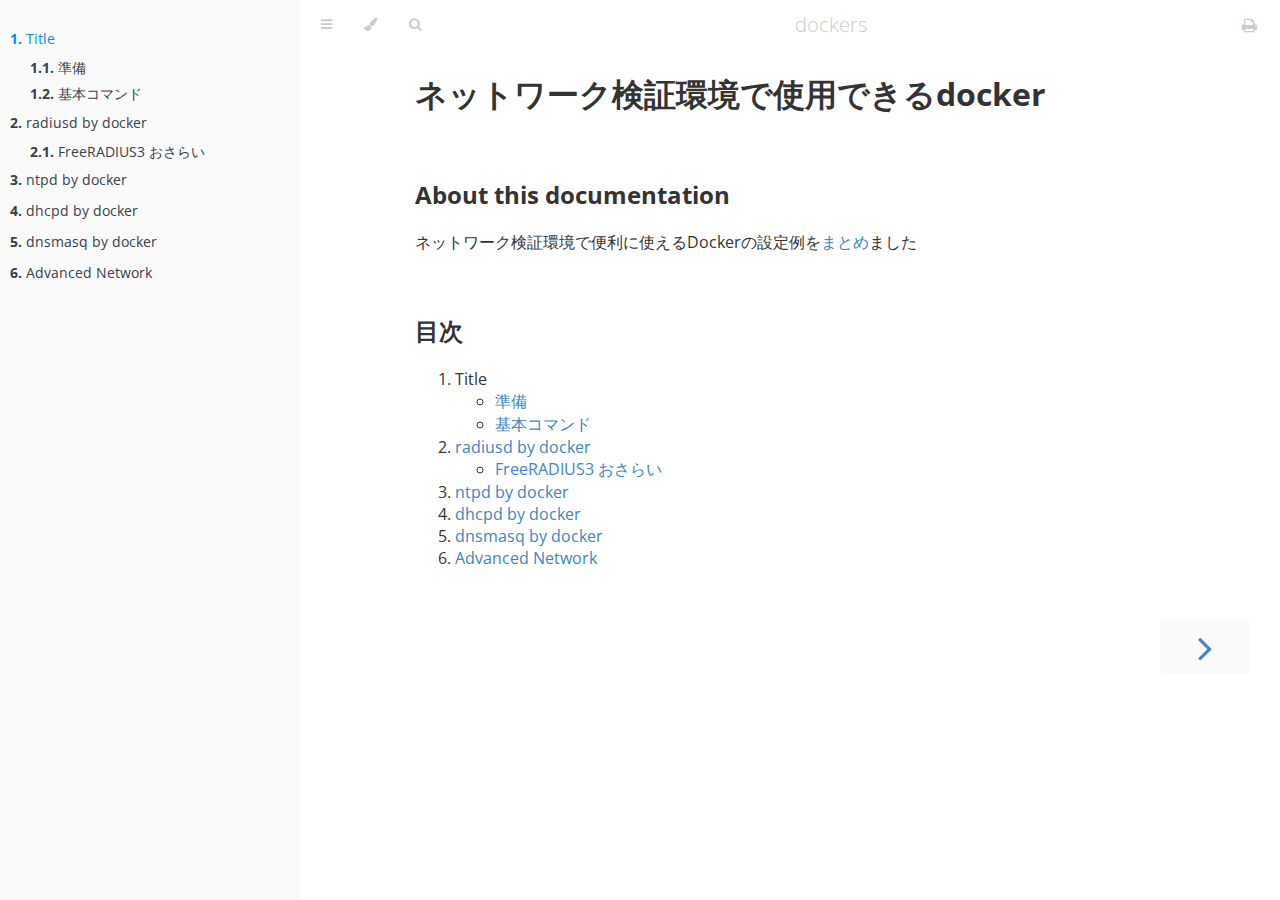
<file: docs/title.html>
<!DOCTYPE HTML>
<html lang="en" class="sidebar-visible no-js">
    <head>
        <!-- Book generated using mdBook -->
        <meta charset="UTF-8">
        <title>Title - dockers</title>
        <meta content="text/html; charset=utf-8" http-equiv="Content-Type">
        <meta name="description" content="">
        <meta name="viewport" content="width=device-width, initial-scale=1">
        <meta name="theme-color" content="#ffffff" />

        <link rel="shortcut icon" href="favicon.png">
        <link rel="stylesheet" href="css/variables.css">
        <link rel="stylesheet" href="css/general.css">
        <link rel="stylesheet" href="css/chrome.css">
        <link rel="stylesheet" href="css/print.css" media="print">

        <!-- Fonts -->
        <link rel="stylesheet" href="FontAwesome/css/font-awesome.css">
        <link href="https://fonts.googleapis.com/css?family=Open+Sans:300italic,400italic,600italic,700italic,800italic,400,300,600,700,800" rel="stylesheet" type="text/css">
        <link href="https://fonts.googleapis.com/css?family=Source+Code+Pro:500" rel="stylesheet" type="text/css">

        <!-- Highlight.js Stylesheets -->
        <link rel="stylesheet" href="highlight.css">
        <link rel="stylesheet" href="tomorrow-night.css">
        <link rel="stylesheet" href="ayu-highlight.css">

        <!-- Custom theme stylesheets -->
        
        <link rel="stylesheet" href="book-src/custom.css">
        

        
    </head>
    <body class="light">
        <!-- Provide site root to javascript -->
        <script type="text/javascript">var path_to_root = "";</script>

        <!-- Work around some values being stored in localStorage wrapped in quotes -->
        <script type="text/javascript">
            try {
                var theme = localStorage.getItem('mdbook-theme');
                var sidebar = localStorage.getItem('mdbook-sidebar');

                if (theme.startsWith('"') && theme.endsWith('"')) {
                    localStorage.setItem('mdbook-theme', theme.slice(1, theme.length - 1));
                }

                if (sidebar.startsWith('"') && sidebar.endsWith('"')) {
                    localStorage.setItem('mdbook-sidebar', sidebar.slice(1, sidebar.length - 1));
                }
            } catch (e) { }
        </script>

        <!-- Set the theme before any content is loaded, prevents flash -->
        <script type="text/javascript">
            var theme;
            try { theme = localStorage.getItem('mdbook-theme'); } catch(e) { } 
            if (theme === null || theme === undefined) { theme = 'light'; }
            document.body.className = theme;
            document.querySelector('html').className = theme + ' js';
        </script>

        <!-- Hide / unhide sidebar before it is displayed -->
        <script type="text/javascript">
            var html = document.querySelector('html');
            var sidebar = 'hidden';
            if (document.body.clientWidth >= 1080) {
                try { sidebar = localStorage.getItem('mdbook-sidebar'); } catch(e) { }
                sidebar = sidebar || 'visible';
            }
            html.classList.remove('sidebar-visible');
            html.classList.add("sidebar-" + sidebar);
        </script>

        <nav id="sidebar" class="sidebar" aria-label="Table of contents">
            <ol class="chapter"><li><a href="title.html" class="active"><strong aria-hidden="true">1.</strong> Title</a></li><li><ol class="section"><li><a href="preparation.html"><strong aria-hidden="true">1.1.</strong> 準備</a></li><li><a href="basic_commands.html"><strong aria-hidden="true">1.2.</strong> 基本コマンド</a></li></ol></li><li><a href="alpine-freeradius.html"><strong aria-hidden="true">2.</strong> radiusd by docker</a></li><li><ol class="section"><li><a href="radius_centos7.html"><strong aria-hidden="true">2.1.</strong> FreeRADIUS3 おさらい</a></li></ol></li><li><a href="alpine-ntpd.html"><strong aria-hidden="true">3.</strong> ntpd by docker</a></li><li><a href="alpine-dhcpd.html"><strong aria-hidden="true">4.</strong> dhcpd by docker</a></li><li><a href="alpine-dnsmasq.html"><strong aria-hidden="true">5.</strong> dnsmasq by docker</a></li><li><a href="advanced-network.html"><strong aria-hidden="true">6.</strong> Advanced Network</a></li></ol>
        </nav>

        <div id="page-wrapper" class="page-wrapper">

            <div class="page">
                
                <div id="menu-bar" class="menu-bar">
                    <div id="menu-bar-sticky-container">
                        <div class="left-buttons">
                            <button id="sidebar-toggle" class="icon-button" type="button" title="Toggle Table of Contents" aria-label="Toggle Table of Contents" aria-controls="sidebar">
                                <i class="fa fa-bars"></i>
                            </button>
                            <button id="theme-toggle" class="icon-button" type="button" title="Change theme" aria-label="Change theme" aria-haspopup="true" aria-expanded="false" aria-controls="theme-list">
                                <i class="fa fa-paint-brush"></i>
                            </button>
                            <ul id="theme-list" class="theme-popup" aria-label="Themes" role="menu">
                                <li role="none"><button role="menuitem" class="theme" id="light">Light <span class="default">(default)</span></button></li>
                                <li role="none"><button role="menuitem" class="theme" id="rust">Rust</button></li>
                                <li role="none"><button role="menuitem" class="theme" id="coal">Coal</button></li>
                                <li role="none"><button role="menuitem" class="theme" id="navy">Navy</button></li>
                                <li role="none"><button role="menuitem" class="theme" id="ayu">Ayu</button></li>
                            </ul>
                            
                            <button id="search-toggle" class="icon-button" type="button" title="Search. (Shortkey: s)" aria-label="Toggle Searchbar" aria-expanded="false" aria-keyshortcuts="S" aria-controls="searchbar">
                                <i class="fa fa-search"></i>
                            </button>
                            
                        </div>

                        <h1 class="menu-title">dockers</h1> 

                        <div class="right-buttons">
                            <a href="print.html" title="Print this book" aria-label="Print this book">
                                <i id="print-button" class="fa fa-print"></i>
                            </a>
                        </div>
                    </div>
                </div>

                
                <div id="search-wrapper" class="hidden">
                    <form id="searchbar-outer" class="searchbar-outer">
                        <input type="search" name="search" id="searchbar" name="searchbar" placeholder="Search this book ..." aria-controls="searchresults-outer" aria-describedby="searchresults-header">
                    </form>
                    <div id="searchresults-outer" class="searchresults-outer hidden">
                        <div id="searchresults-header" class="searchresults-header"></div>
                        <ul id="searchresults">
                        </ul>
                    </div>
                </div>
                

                <!-- Apply ARIA attributes after the sidebar and the sidebar toggle button are added to the DOM -->
                <script type="text/javascript">
                    document.getElementById('sidebar-toggle').setAttribute('aria-expanded', sidebar === 'visible');
                    document.getElementById('sidebar').setAttribute('aria-hidden', sidebar !== 'visible');
                    Array.from(document.querySelectorAll('#sidebar a')).forEach(function(link) {
                        link.setAttribute('tabIndex', sidebar === 'visible' ? 0 : -1);
                    });
                </script>

                <div id="content" class="content">
                    <main>
                        <a class="header" href="#aネットワーク検証環境で使用できるdocker" id="aネットワーク検証環境で使用できるdocker"><h1>ネットワーク検証環境で使用できるdocker</h1></a>
<a class="header" href="#about-this-documentation" id="about-this-documentation"><h2>About this documentation</h2></a>
<p>ネットワーク検証環境で便利に使えるDockerの設定例を<a href="https://github.com/kokuryom/dockers">まとめ</a>ました</p>
<a class="header" href="#a目次" id="a目次"><h2>目次</h2></a>
<ol>
<li>Title
<ul>
<li><a href="preparation.html">準備</a></li>
<li><a href="basic_commands.html">基本コマンド</a></li>
</ul>
</li>
<li><a href="alpine-freeradius.html">radiusd by docker</a>
<ul>
<li><a href="radius_centos7.html">FreeRADIUS3 おさらい</a></li>
</ul>
</li>
<li><a href="alpine-ntpd.html">ntpd by docker</a></li>
<li><a href="alpine-dhcpd.html">dhcpd by docker</a></li>
<li><a href="alpine-dnsmasq.html">dnsmasq by docker</a></li>
<li><a href="advanced-network.html">Advanced Network</a></li>
</ol>

                    </main>

                    <nav class="nav-wrapper" aria-label="Page navigation">
                        <!-- Mobile navigation buttons -->
                        

                        
                            <a rel="next" href="preparation.html" class="mobile-nav-chapters next" title="Next chapter" aria-label="Next chapter" aria-keyshortcuts="Right">
                                <i class="fa fa-angle-right"></i>
                            </a>
                        

                        <div style="clear: both"></div>
                    </nav>
                </div>
            </div>

            <nav class="nav-wide-wrapper" aria-label="Page navigation">
                

                
                    <a href="preparation.html" class="nav-chapters next" title="Next chapter" aria-label="Next chapter" aria-keyshortcuts="Right">
                        <i class="fa fa-angle-right"></i>
                    </a>
                
            </nav>

        </div>

        
        <!-- Livereload script (if served using the cli tool) -->
        <script type="text/javascript">
            var socket = new WebSocket("ws://localhost:3001");
            socket.onmessage = function (event) {
                if (event.data === "reload") {
                    socket.close();
                    location.reload(true); // force reload from server (not from cache)
                }
            };

            window.onbeforeunload = function() {
                socket.close();
            }
        </script>
        

        

        

        
        <script src="elasticlunr.min.js" type="text/javascript" charset="utf-8"></script>
        <script src="mark.min.js" type="text/javascript" charset="utf-8"></script>
        <script src="searcher.js" type="text/javascript" charset="utf-8"></script>
        

        <script src="clipboard.min.js" type="text/javascript" charset="utf-8"></script>
        <script src="highlight.js" type="text/javascript" charset="utf-8"></script>
        <script src="book.js" type="text/javascript" charset="utf-8"></script>

        <!-- Custom JS scripts -->
        

        

    </body>
</html>
</file>
<file: docs/css/variables.css>
/* Globals */

:root {
    --sidebar-width: 300px;
    --page-padding: 15px;
    --content-max-width: 750px;
}

/* Themes */

.ayu {
    --bg: hsl(210, 25%, 8%);
    --fg: #c5c5c5;

    --sidebar-bg: #14191f;
    --sidebar-fg: #c8c9db;
    --sidebar-non-existant: #5c6773;
    --sidebar-active: #ffb454;
    --sidebar-spacer: #2d334f;

    --scrollbar: var(--sidebar-fg);

    --icons: #737480;
    --icons-hover: #b7b9cc;

    --links: #0096cf;

    --inline-code-color: #ffb454;

    --theme-popup-bg: #14191f;
    --theme-popup-border: #5c6773;
    --theme-hover: #191f26;

    --quote-bg: hsl(226, 15%, 17%);
    --quote-border: hsl(226, 15%, 22%);

    --table-border-color: hsl(210, 25%, 13%);
    --table-header-bg: hsl(210, 25%, 28%);
    --table-alternate-bg: hsl(210, 25%, 11%);

    --searchbar-border-color: #848484;
    --searchbar-bg: #424242;
    --searchbar-fg: #fff;
    --searchbar-shadow-color: #d4c89f;
    --searchresults-header-fg: #666;
    --searchresults-border-color: #888;
    --searchresults-li-bg: #252932;
    --search-mark-bg: #e3b171;
}

.coal {
    --bg: hsl(200, 7%, 8%);
    --fg: #98a3ad;

    --sidebar-bg: #292c2f;
    --sidebar-fg: #a1adb8;
    --sidebar-non-existant: #505254;
    --sidebar-active: #3473ad;
    --sidebar-spacer: #393939;

    --scrollbar: var(--sidebar-fg);

    --icons: #43484d;
    --icons-hover: #b3c0cc;

    --links: #2b79a2;

    --inline-code-color: #c5c8c6;;

    --theme-popup-bg: #141617;
    --theme-popup-border: #43484d;
    --theme-hover: #1f2124;

    --quote-bg: hsl(234, 21%, 18%);
    --quote-border: hsl(234, 21%, 23%);

    --table-border-color: hsl(200, 7%, 13%);
    --table-header-bg: hsl(200, 7%, 28%);
    --table-alternate-bg: hsl(200, 7%, 11%);

    --searchbar-border-color: #aaa;
    --searchbar-bg: #b7b7b7;
    --searchbar-fg: #000;
    --searchbar-shadow-color: #aaa;
    --searchresults-header-fg: #666;
    --searchresults-border-color: #98a3ad;
    --searchresults-li-bg: #2b2b2f;
    --search-mark-bg: #355c7d;
}

.light {
    --bg: hsl(0, 0%, 100%);
    --fg: #333333;

    --sidebar-bg: #fafafa;
    --sidebar-fg: #364149;
    --sidebar-non-existant: #aaaaaa;
    --sidebar-active: #008cff;
    --sidebar-spacer: #f4f4f4;

    --scrollbar: #cccccc;

    --icons: #cccccc;
    --icons-hover: #333333;

    --links: #4183c4;

    --inline-code-color: #6e6b5e;

    --theme-popup-bg: #fafafa;
    --theme-popup-border: #cccccc;
    --theme-hover: #e6e6e6;

    --quote-bg: hsl(197, 37%, 96%);
    --quote-border: hsl(197, 37%, 91%);

    --table-border-color: hsl(0, 0%, 95%);
    --table-header-bg: hsl(0, 0%, 80%);
    --table-alternate-bg: hsl(0, 0%, 97%);

    --searchbar-border-color: #aaa;
    --searchbar-bg: #fafafa;
    --searchbar-fg: #000;
    --searchbar-shadow-color: #aaa;
    --searchresults-header-fg: #666;
    --searchresults-border-color: #888;
    --searchresults-li-bg: #e4f2fe;
    --search-mark-bg: #a2cff5;
}

.navy {
    --bg: hsl(226, 23%, 11%);
    --fg: #bcbdd0;

    --sidebar-bg: #282d3f;
    --sidebar-fg: #c8c9db;
    --sidebar-non-existant: #505274;
    --sidebar-active: #2b79a2;
    --sidebar-spacer: #2d334f;

    --scrollbar: var(--sidebar-fg);

    --icons: #737480;
    --icons-hover: #b7b9cc;

    --links: #2b79a2;

    --inline-code-color: #c5c8c6;;

    --theme-popup-bg: #161923;
    --theme-popup-border: #737480;
    --theme-hover: #282e40;

    --quote-bg: hsl(226, 15%, 17%);
    --quote-border: hsl(226, 15%, 22%);

    --table-border-color: hsl(226, 23%, 16%);
    --table-header-bg: hsl(226, 23%, 31%);
    --table-alternate-bg: hsl(226, 23%, 14%);

    --searchbar-border-color: #aaa;
    --searchbar-bg: #aeaec6;
    --searchbar-fg: #000;
    --searchbar-shadow-color: #aaa;
    --searchresults-header-fg: #5f5f71;
    --searchresults-border-color: #5c5c68;
    --searchresults-li-bg: #242430;
    --search-mark-bg: #a2cff5;
}

.rust {
    --bg: hsl(60, 9%, 87%);
    --fg: #262625;

    --sidebar-bg: #3b2e2a;
    --sidebar-fg: #c8c9db;
    --sidebar-non-existant: #505254;
    --sidebar-active: #e69f67;
    --sidebar-spacer: #45373a;

    --scrollbar: var(--sidebar-fg);

    --icons: #737480;
    --icons-hover: #262625;

    --links: #2b79a2;

    --inline-code-color: #6e6b5e;

    --theme-popup-bg: #e1e1db;
    --theme-popup-border: #b38f6b;
    --theme-hover: #99908a;

    --quote-bg: hsl(60, 5%, 75%);
    --quote-border: hsl(60, 5%, 70%);

    --table-border-color: hsl(60, 9%, 82%);
    --table-header-bg: #b3a497;
    --table-alternate-bg: hsl(60, 9%, 84%);

    --searchbar-border-color: #aaa;
    --searchbar-bg: #fafafa;
    --searchbar-fg: #000;
    --searchbar-shadow-color: #aaa;
    --searchresults-header-fg: #666;
    --searchresults-border-color: #888;
    --searchresults-li-bg: #dec2a2;
    --search-mark-bg: #e69f67;
}
</file>
<file: docs/css/general.css>
/* Base styles and content styles */

@import 'variables.css';

html {
    font-family: "Open Sans", sans-serif;
    color: var(--fg);
    background-color: var(--bg);
    text-size-adjust: none;
}

body {
    margin: 0;
    font-size: 1rem;
    overflow-x: hidden;
}

code {
    font-family: "Source Code Pro", Consolas, "Ubuntu Mono", Menlo, "DejaVu Sans Mono", monospace, monospace;
    font-size: 0.875em; /* please adjust the ace font size accordingly in editor.js */
}

.left { float: left; }
.right { float: right; }
.hidden { display: none; }
.play-button.hidden { display: none; }

h2, h3 { margin-top: 2.5em; }
h4, h5 { margin-top: 2em; }

.header + .header h3,
.header + .header h4,
.header + .header h5 { 
    margin-top: 1em;
}

a.header:target h1:before,
a.header:target h2:before,
a.header:target h3:before,
a.header:target h4:before {
    display: inline-block;
    content: "»";
    margin-left: -30px;
    width: 30px;
}

.page {
    outline: 0;
    padding: 0 var(--page-padding);
}
.page-wrapper {
    box-sizing: border-box;
}
.js .page-wrapper {
    transition: margin-left 0.3s ease, transform 0.3s ease; /* Animation: slide away */
}

.content {
    overflow-y: auto;
    padding: 0 15px;
    padding-bottom: 50px;
}
.content main {
    margin-left: auto;
    margin-right: auto;
    max-width: var(--content-max-width);
}
.content a { text-decoration: none; }
.content a:hover { text-decoration: underline; }
.content img { max-width: 100%; }
.content .header:link,
.content .header:visited {
    color: var(--fg);
}
.content .header:link,
.content .header:visited:hover {
    text-decoration: none;
}

table {
    margin: 0 auto;
    border-collapse: collapse;
}
table td {
    padding: 3px 20px;
    border: 1px var(--table-border-color) solid;
}
table thead {
    background: var(--table-header-bg);
}
table thead td {
    font-weight: 700;
    border: none;
}
table thead tr {
    border: 1px var(--table-header-bg) solid;
}
/* Alternate background colors for rows */
table tbody tr:nth-child(2n) {
    background: var(--table-alternate-bg);
}


blockquote {
    margin: 20px 0;
    padding: 0 20px;
    color: var(--fg);
    background-color: var(--quote-bg);
    border-top: .1em solid var(--quote-border);
    border-bottom: .1em solid var(--quote-border);
}


:not(.footnote-definition) + .footnote-definition,
.footnote-definition + :not(.footnote-definition) {
    margin-top: 2em;
}
.footnote-definition {
    font-size: 0.9em;
    margin: 0.5em 0;
}
.footnote-definition p {
    display: inline;
}

.tooltiptext {
    position: absolute;
    visibility: hidden;
    color: #fff;
    background-color: #333;
    transform: translateX(-50%); /* Center by moving tooltip 50% of its width left */
    left: -8px; /* Half of the width of the icon */
    top: -35px;
    font-size: 0.8em;
    text-align: center;
    border-radius: 6px;
    padding: 5px 8px;
    margin: 5px;
    z-index: 1000;
}
.tooltipped .tooltiptext {
    visibility: visible;
}
</file>
<file: docs/css/chrome.css>
/* CSS for UI elements (a.k.a. chrome) */

@import 'variables.css';

::-webkit-scrollbar {
    background: var(--bg);
}
::-webkit-scrollbar-thumb {
    background: var(--scrollbar);
}

#searchresults a,
.content a:link,
a:visited,
a > .hljs {
    color: var(--links);
}

/* Menu Bar */

#menu-bar {
    position: -webkit-sticky;
    position: sticky;
    top: 0;
    z-index: 101;
    margin: auto calc(0px - var(--page-padding));
}
#menu-bar > #menu-bar-sticky-container {
    display: flex;
    flex-wrap: wrap;
    background-color: var(--bg);
    border-bottom-color: var(--bg);
    border-bottom-width: 1px;
    border-bottom-style: solid;
}
.js #menu-bar > #menu-bar-sticky-container {
    transition: transform 0.3s;
}
#menu-bar.bordered > #menu-bar-sticky-container  {
    border-bottom-color: var(--table-border-color);
}
#menu-bar i, #menu-bar .icon-button {
    position: relative;
    padding: 0 8px;
    z-index: 10;
    line-height: 50px;
    cursor: pointer;
    transition: color 0.5s;
}
@media only screen and (max-width: 420px) {
    #menu-bar i, #menu-bar .icon-button {
        padding: 0 5px;
    }
}

.icon-button {
    border: none;
    background: none;
    padding: 0;
    color: inherit;
}
.icon-button i {
    margin: 0;
}

#print-button {
    margin: 0 15px;
}

html:not(.sidebar-visible) #menu-bar:not(:hover).folded > #menu-bar-sticky-container {
    transform: translateY(-60px);
}

.left-buttons {
    display: flex;
    margin: 0 5px;
}
.no-js .left-buttons { 
    display: none;
}

.menu-title {
    display: inline-block;
    font-weight: 200;
    font-size: 20px;
    line-height: 50px;
    text-align: center;
    margin: 0;
    flex: 1;
    white-space: nowrap;
    overflow: hidden;
    text-overflow: ellipsis;
}
.js .menu-title {
    cursor: pointer;
}

.menu-bar,
.menu-bar:visited,
.nav-chapters,
.nav-chapters:visited,
.mobile-nav-chapters,
.mobile-nav-chapters:visited,
.menu-bar .icon-button,
.menu-bar a i {
    color: var(--icons);
}

.menu-bar i:hover,
.menu-bar .icon-button:hover,
.nav-chapters:hover,
.mobile-nav-chapters i:hover {
    color: var(--icons-hover);
}

/* Nav Icons */

.nav-chapters {
    font-size: 2.5em;
    text-align: center;
    text-decoration: none;

    position: fixed;
    top: 50px; /* Height of menu-bar */
    bottom: 0;
    margin: 0;
    max-width: 150px;
    min-width: 90px;

    display: flex;
    justify-content: center;
    align-content: center;
    flex-direction: column;

    transition: color 0.5s;
}

.nav-chapters:hover { text-decoration: none; }

.nav-wrapper {
    margin-top: 50px;
    display: none;
}

.mobile-nav-chapters { 
    font-size: 2.5em;
    text-align: center;
    text-decoration: none;
    width: 90px;
    border-radius: 5px;
    background-color: var(--sidebar-bg);
}

.previous {
    float: left;
}

.next {
    float: right;
    right: var(--page-padding);
}

@media only screen and (max-width: 1080px) {
    .nav-wide-wrapper { display: none; }
    .nav-wrapper { display: block; }
}

@media only screen and (max-width: 1380px) {
    .sidebar-visible .nav-wide-wrapper { display: none; }
    .sidebar-visible .nav-wrapper { display: block; }
}

/* Inline code */

:not(pre) > .hljs {
    display: inline-block;
    vertical-align: middle;
    padding: 0.1em 0.3em;
    border-radius: 3px;
    color: var(--inline-code-color);
}

a:hover > .hljs {
    text-decoration: underline;
}

pre {
    position: relative;
}
pre > .buttons {
    position: absolute;
    z-index: 100;
    right: 5px;
    top: 5px;

    color: var(--sidebar-fg);
    cursor: pointer;
}
pre > .buttons :hover {
    color: var(--sidebar-active);
}
pre > .buttons i {
    margin-left: 8px;
}
pre > .buttons button {
    color: inherit;
    background: transparent;
    border: none;
    cursor: inherit;
}
pre > .result {
    margin-top: 10px;
}

/* Search */

#searchresults a {
    text-decoration: none;
}

mark {
    border-radius: 2px;
    padding: 0 3px 1px 3px;
    margin: 0 -3px -1px -3px;
    background-color: var(--search-mark-bg);
    transition: background-color 300ms linear;
    cursor: pointer;
}

mark.fade-out {
    background-color: rgba(0,0,0,0) !important;
    cursor: auto;
}

.searchbar-outer {
    margin-left: auto;
    margin-right: auto;
    max-width: var(--content-max-width);
}

#searchbar {
    width: 100%;
    margin: 5px auto 0px auto;
    padding: 10px 16px;
    transition: box-shadow 300ms ease-in-out;
    border: 1px solid var(--searchbar-border-color);
    border-radius: 3px;
    background-color: var(--searchbar-bg);
    color: var(--searchbar-fg);
}
#searchbar:focus,
#searchbar.active {
    box-shadow: 0 0 3px var(--searchbar-shadow-color);
}

.searchresults-header {
    font-weight: bold;
    font-size: 1em;
    padding: 18px 0 0 5px;
    color: var(--searchresults-header-fg);
}

.searchresults-outer {
    margin-left: auto;
    margin-right: auto;
    max-width: var(--content-max-width);
    border-bottom: 1px dashed var(--searchresults-border-color);
}

ul#searchresults {
    list-style: none;
    padding-left: 20px;
}
ul#searchresults li {
    margin: 10px 0px;
    padding: 2px;
    border-radius: 2px;
}
ul#searchresults li.focus {
    background-color: var(--searchresults-li-bg);
}
ul#searchresults span.teaser {
    display: block;
    clear: both;
    margin: 5px 0 0 20px;
    font-size: 0.8em;
}
ul#searchresults span.teaser em {
    font-weight: bold;
    font-style: normal;
}

/* Sidebar */

.sidebar {
    position: fixed;
    left: 0;
    top: 0;
    bottom: 0;
    width: var(--sidebar-width);
    overflow-y: auto;
    padding: 10px 10px;
    font-size: 0.875em;
    box-sizing: border-box;
    -webkit-overflow-scrolling: touch;
    overscroll-behavior-y: contain;
    background-color: var(--sidebar-bg);
    color: var(--sidebar-fg);
}
.js .sidebar {
    transition: transform 0.3s; /* Animation: slide away */
}
.sidebar code {
    line-height: 2em;
}
.sidebar-hidden .sidebar {
    transform: translateX(calc(0px - var(--sidebar-width)));
}
.sidebar::-webkit-scrollbar {
    background: var(--sidebar-bg);
}
.sidebar::-webkit-scrollbar-thumb {
    background: var(--scrollbar);
}

.sidebar-visible .page-wrapper {
    transform: translateX(var(--sidebar-width));
}
@media only screen and (min-width: 620px) {
    .sidebar-visible .page-wrapper {
        transform: none;
        margin-left: var(--sidebar-width);
    }
}

.chapter {
    list-style: none outside none;
    padding-left: 0;
    line-height: 2.2em;
}
.chapter li {
    color: var(--sidebar-non-existant);
}
.chapter li a {
    color: var(--sidebar-fg);
    display: block;
    padding: 0;
    text-decoration: none;
}
.chapter li a:hover { text-decoration: none }
.chapter li .active,
a:hover {
    /* Animate color change */
    color: var(--sidebar-active);
}

.spacer {
    width: 100%;
    height: 3px;
    margin: 5px 0px;
}
.chapter .spacer {
    background-color: var(--sidebar-spacer);
}

@media (-moz-touch-enabled: 1), (pointer: coarse) { 
    .chapter li a { padding: 5px 0; }
    .spacer { margin: 10px 0; }
}

.section {
    list-style: none outside none;
    padding-left: 20px;
    line-height: 1.9em;
}

/* Theme Menu Popup */

.theme-popup {
    position: absolute;
    left: 10px;
    top: 50px;
    z-index: 1000;
    border-radius: 4px;
    font-size: 0.7em;
    color: var(--fg);
    background: var(--theme-popup-bg);
    border: 1px solid var(--theme-popup-border);
    margin: 0;
    padding: 0;
    list-style: none;
    display: none;
}
.theme-popup .default {
    color: var(--icons);
}
.theme-popup .theme {
    width: 100%;
    border: 0;
    margin: 0;
    padding: 2px 10px;
    line-height: 25px;
    white-space: nowrap;
    text-align: left;
    cursor: pointer;
    color: inherit;
    background: inherit;
    font-size: inherit;
}
.theme-popup .theme:hover {
    background-color: var(--theme-hover);
}
.theme-popup .theme:hover:first-child,
.theme-popup .theme:hover:last-child {
    border-top-left-radius: inherit;
    border-top-right-radius: inherit;
}
</file>
<file: docs/css/print.css>
#sidebar,
#menu-bar,
.nav-chapters,
.mobile-nav-chapters {
    display: none;
}

#page-wrapper.page-wrapper {
    transform: none;
    margin-left: 0px;
    overflow-y: initial;
}

#content {
    max-width: none;
    margin: 0;
    padding: 0;
}

.page {
    overflow-y: initial;
}

code {
    background-color: #666666;
    border-radius: 5px;

    /* Force background to be printed in Chrome */
    -webkit-print-color-adjust: exact;
}

pre > .buttons {
    z-index: 2;
}

a, a:visited, a:active, a:hover {
    color: #4183c4;
    text-decoration: none;
}

h1, h2, h3, h4, h5, h6 {
    page-break-inside: avoid;
    page-break-after: avoid;
}

pre, code {
    page-break-inside: avoid;
    white-space: pre-wrap;
}

.fa {
    display: none !important;
}
</file>
<file: docs/highlight.css>
/* Base16 Atelier Dune Light - Theme */
/* by Bram de Haan (http://atelierbram.github.io/syntax-highlighting/atelier-schemes/dune) */
/* Original Base16 color scheme by Chris Kempson (https://github.com/chriskempson/base16) */

/* Atelier-Dune Comment */
.hljs-comment,
.hljs-quote {
  color: #AAA;
}

/* Atelier-Dune Red */
.hljs-variable,
.hljs-template-variable,
.hljs-attribute,
.hljs-tag,
.hljs-name,
.hljs-regexp,
.hljs-link,
.hljs-name,
.hljs-selector-id,
.hljs-selector-class {
  color: #d73737;
}

/* Atelier-Dune Orange */
.hljs-number,
.hljs-meta,
.hljs-built_in,
.hljs-builtin-name,
.hljs-literal,
.hljs-type,
.hljs-params {
  color: #b65611;
}

/* Atelier-Dune Green */
.hljs-string,
.hljs-symbol,
.hljs-bullet {
  color: #60ac39;
}

/* Atelier-Dune Blue */
.hljs-title,
.hljs-section {
  color: #6684e1;
}

/* Atelier-Dune Purple */
.hljs-keyword,
.hljs-selector-tag {
  color: #b854d4;
}

.hljs {
  display: block;
  overflow-x: auto;
  background: #f1f1f1;
  color: #6e6b5e;
  padding: 0.5em;
}

.hljs-emphasis {
  font-style: italic;
}

.hljs-strong {
  font-weight: bold;
}
</file>
<file: docs/tomorrow-night.css>
/* Tomorrow Night Theme */
/* http://jmblog.github.com/color-themes-for-google-code-highlightjs */
/* Original theme - https://github.com/chriskempson/tomorrow-theme */
/* http://jmblog.github.com/color-themes-for-google-code-highlightjs */

/* Tomorrow Comment */
.hljs-comment {
  color: #969896;
}

/* Tomorrow Red */
.hljs-variable,
.hljs-attribute,
.hljs-tag,
.hljs-regexp,
.ruby .hljs-constant,
.xml .hljs-tag .hljs-title,
.xml .hljs-pi,
.xml .hljs-doctype,
.html .hljs-doctype,
.css .hljs-id,
.css .hljs-class,
.css .hljs-pseudo {
  color: #cc6666;
}

/* Tomorrow Orange */
.hljs-number,
.hljs-preprocessor,
.hljs-pragma,
.hljs-built_in,
.hljs-literal,
.hljs-params,
.hljs-constant {
  color: #de935f;
}

/* Tomorrow Yellow */
.ruby .hljs-class .hljs-title,
.css .hljs-rule .hljs-attribute {
  color: #f0c674;
}

/* Tomorrow Green */
.hljs-string,
.hljs-value,
.hljs-inheritance,
.hljs-header,
.hljs-name,
.ruby .hljs-symbol,
.xml .hljs-cdata {
  color: #b5bd68;
}

/* Tomorrow Aqua */
.hljs-title,
.css .hljs-hexcolor {
  color: #8abeb7;
}

/* Tomorrow Blue */
.hljs-function,
.python .hljs-decorator,
.python .hljs-title,
.ruby .hljs-function .hljs-title,
.ruby .hljs-title .hljs-keyword,
.perl .hljs-sub,
.javascript .hljs-title,
.coffeescript .hljs-title {
  color: #81a2be;
}

/* Tomorrow Purple */
.hljs-keyword,
.javascript .hljs-function {
  color: #b294bb;
}

.hljs {
  display: block;
  overflow-x: auto;
  background: #1d1f21;
  color: #c5c8c6;
  padding: 0.5em;
  -webkit-text-size-adjust: none;
}

.coffeescript .javascript,
.javascript .xml,
.tex .hljs-formula,
.xml .javascript,
.xml .vbscript,
.xml .css,
.xml .hljs-cdata {
  opacity: 0.5;
}
</file>
<file: docs/ayu-highlight.css>
/*
Based off of the Ayu theme
Original by Dempfi (https://github.com/dempfi/ayu)
*/

.hljs {
  display: block;
  overflow-x: auto;
  background: #191f26;
  color: #e6e1cf;
  padding: 0.5em;
}

.hljs-comment,
.hljs-quote,
.hljs-meta {
  color: #5c6773;
  font-style: italic;
}

.hljs-variable,
.hljs-template-variable,
.hljs-attribute,
.hljs-attr,
.hljs-regexp,
.hljs-link,
.hljs-selector-id,
.hljs-selector-class {
  color: #ff7733;
}

.hljs-number,
.hljs-builtin-name,
.hljs-literal,
.hljs-type,
.hljs-params {
  color: #ffee99;
}

.hljs-string,
.hljs-bullet {
  color: #b8cc52;
}

.hljs-title,
.hljs-built_in,
.hljs-section {
  color: #ffb454;
}

.hljs-keyword,
.hljs-selector-tag,
.hljs-symbol {
  color: #ff7733;
}

.hljs-name {
    color: #36a3d9;
}

.hljs-tag {
    color: #00568d;
}

.hljs-emphasis {
  font-style: italic;
}

.hljs-strong {
  font-weight: bold;
}
</file>
<file: docs/book-src/custom.css>
table {
  margin: 0;
}
p.caution {
  color: red;
  padding-left: 4em;
  test-indent: -3em;
}
</file>
